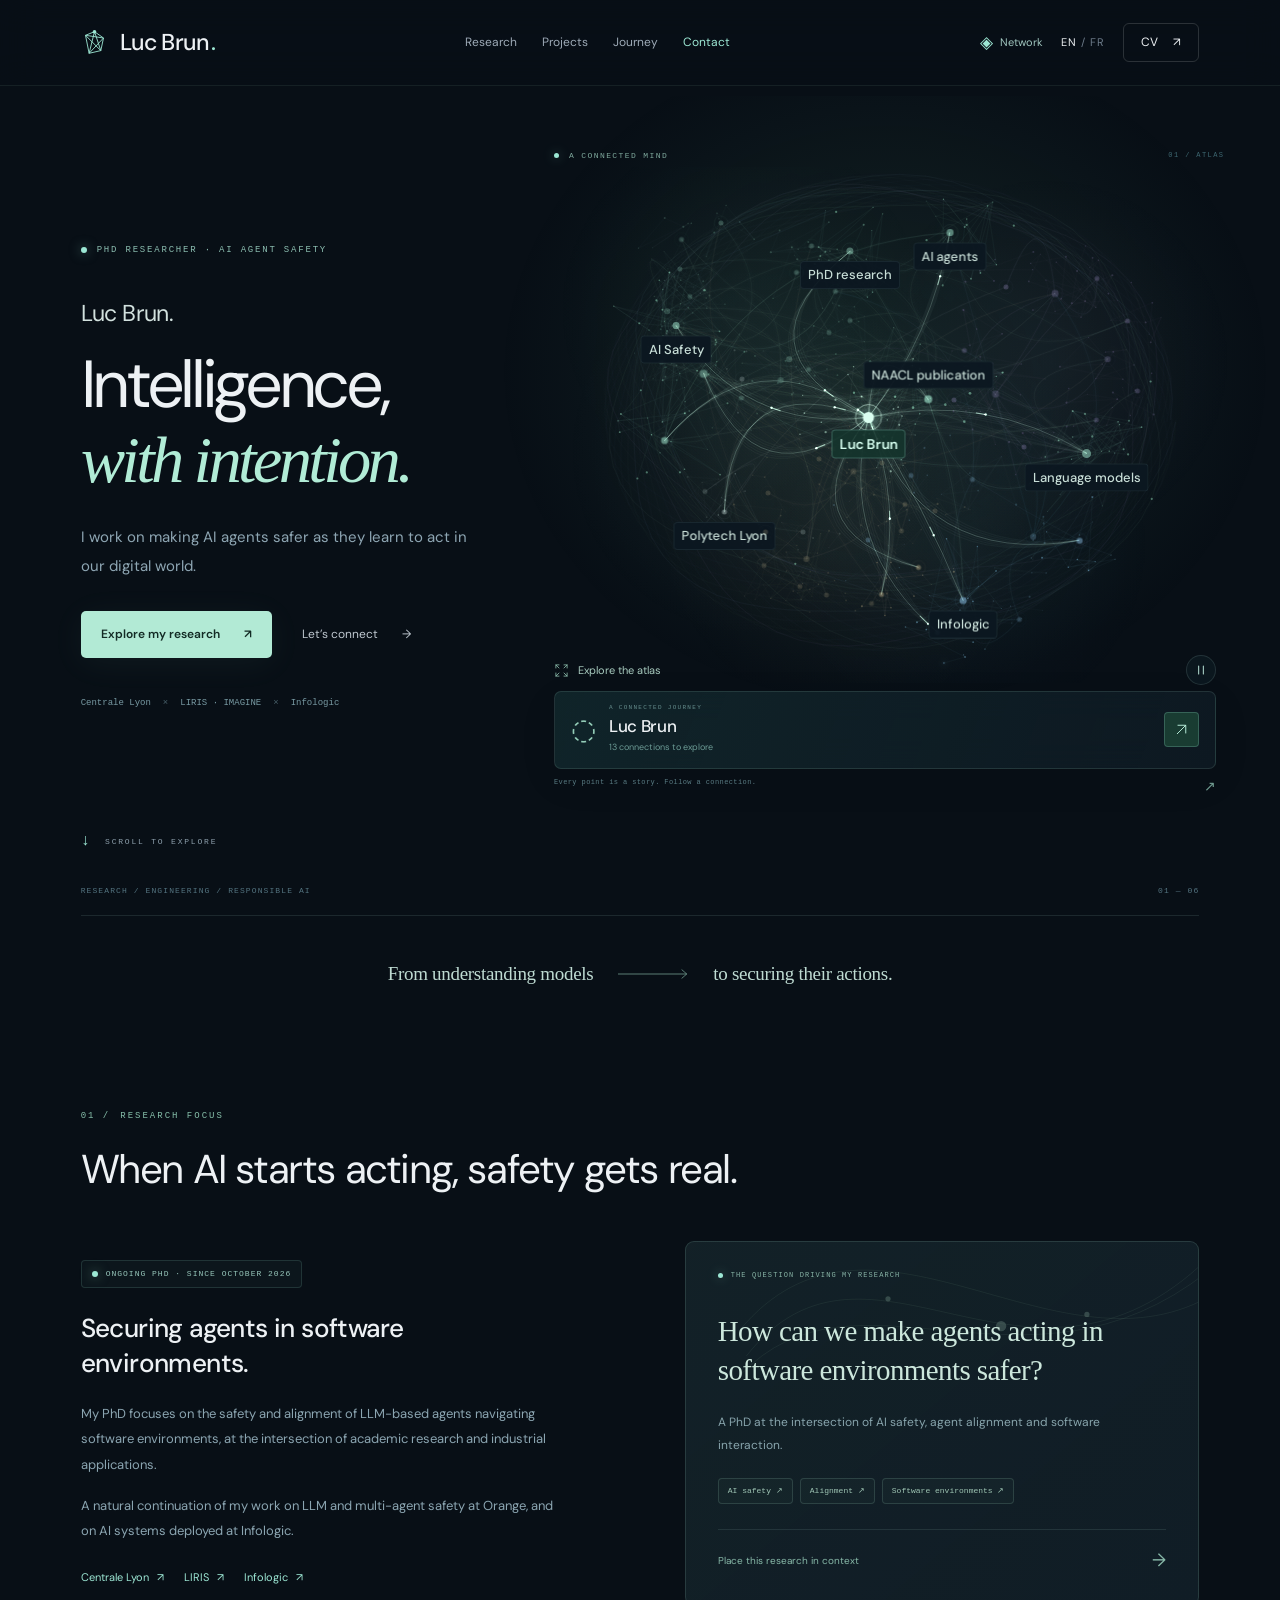
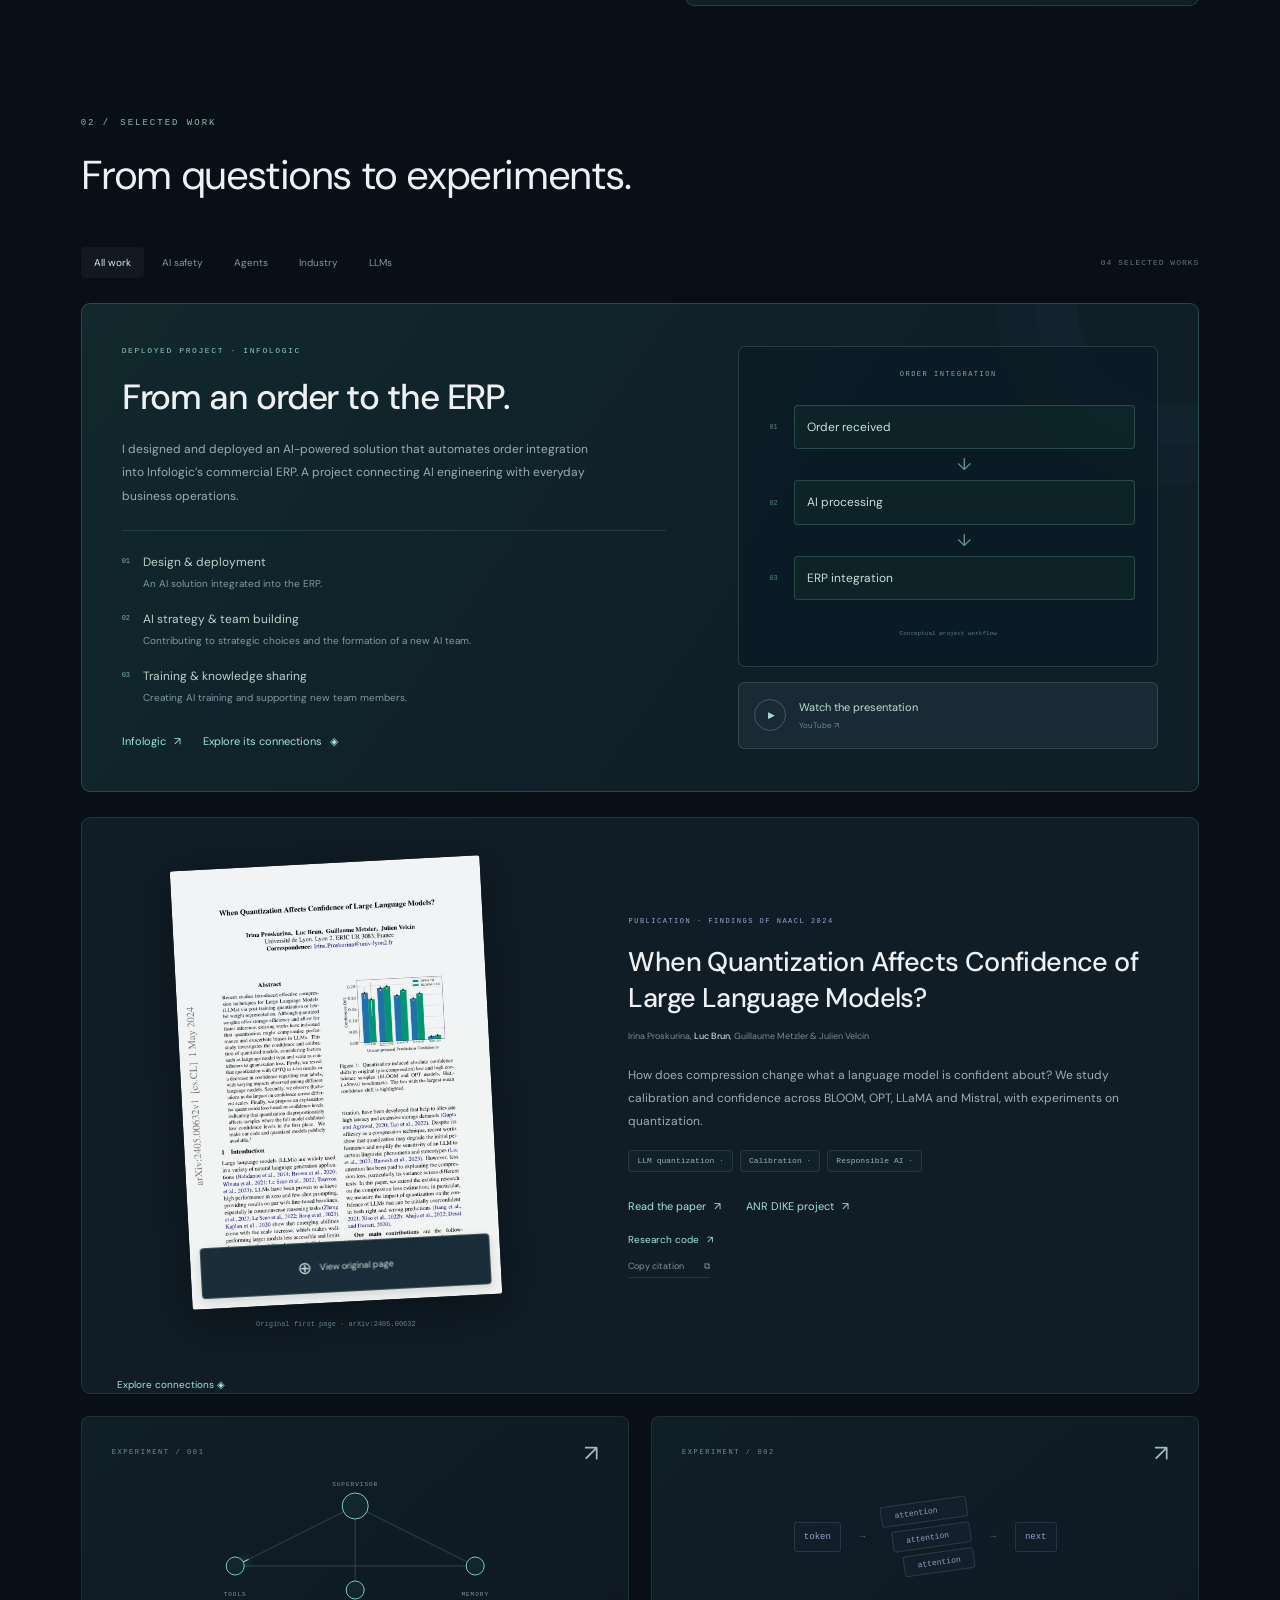
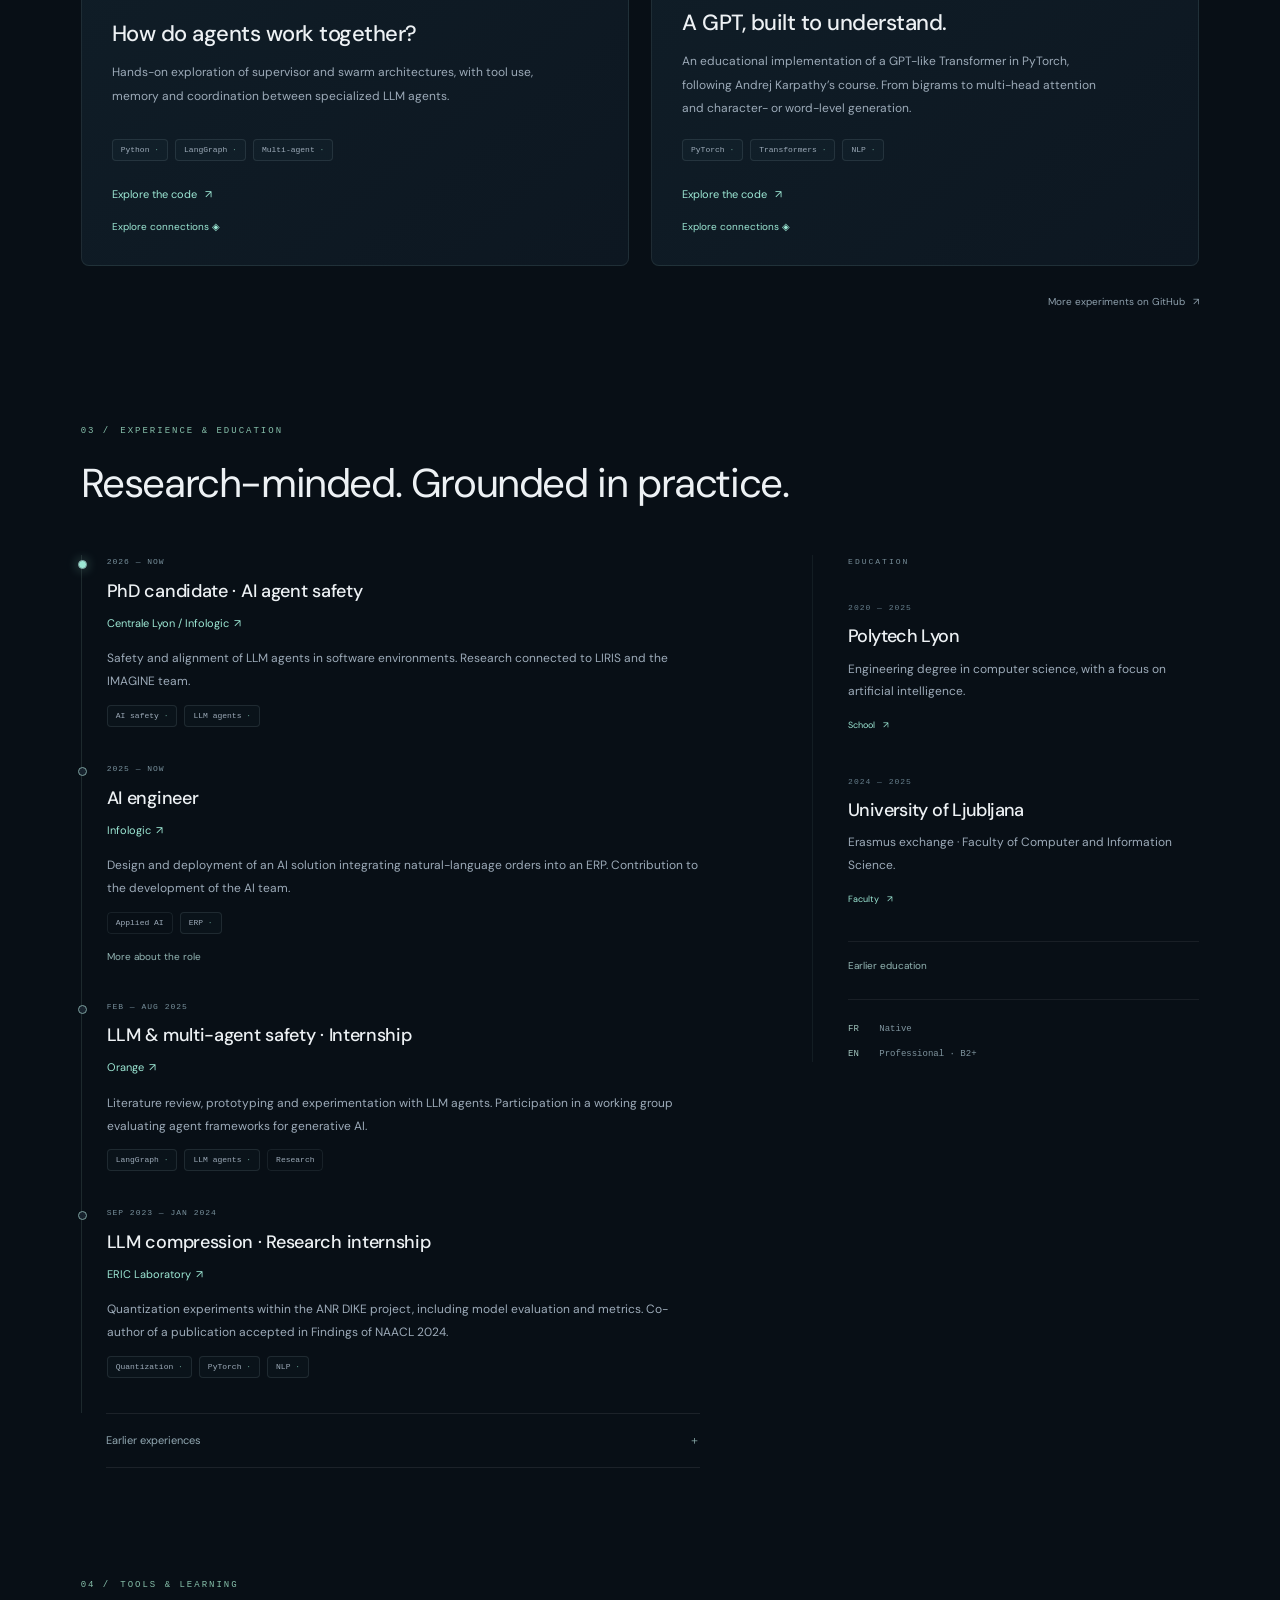
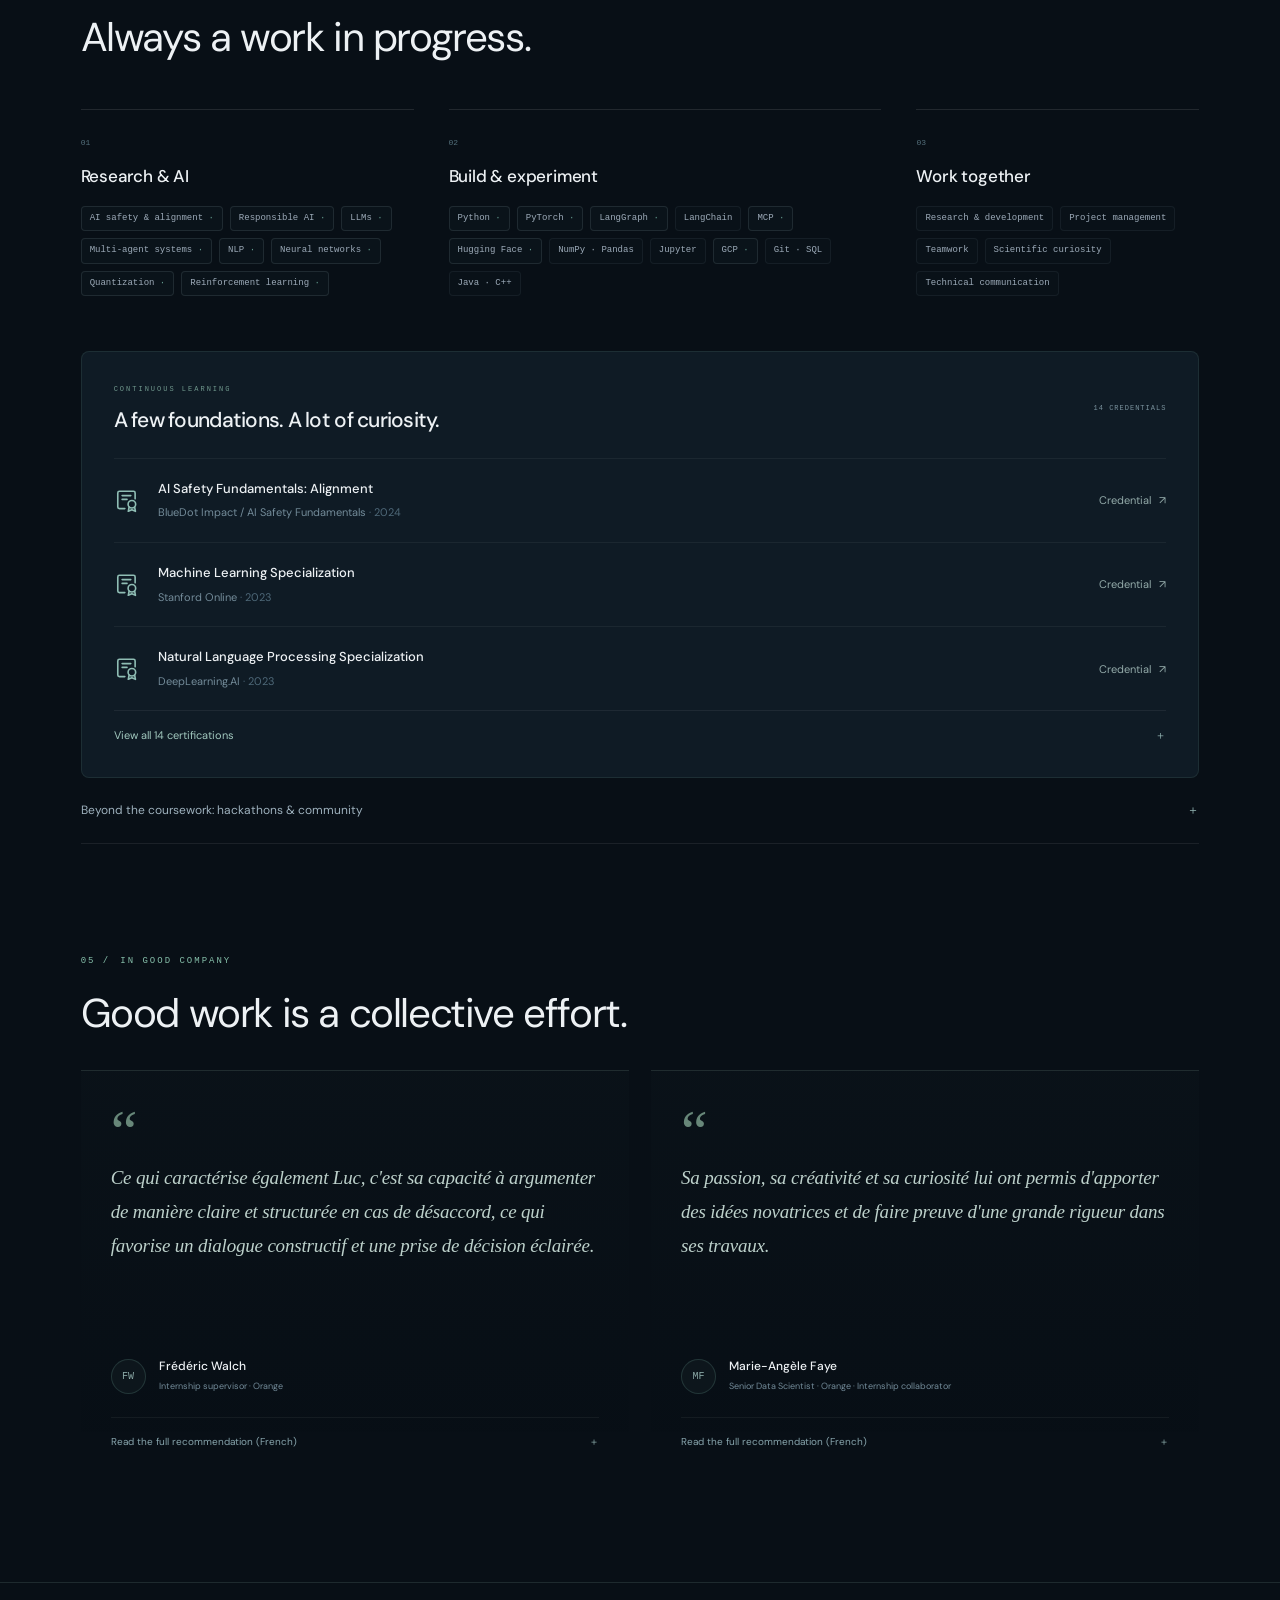
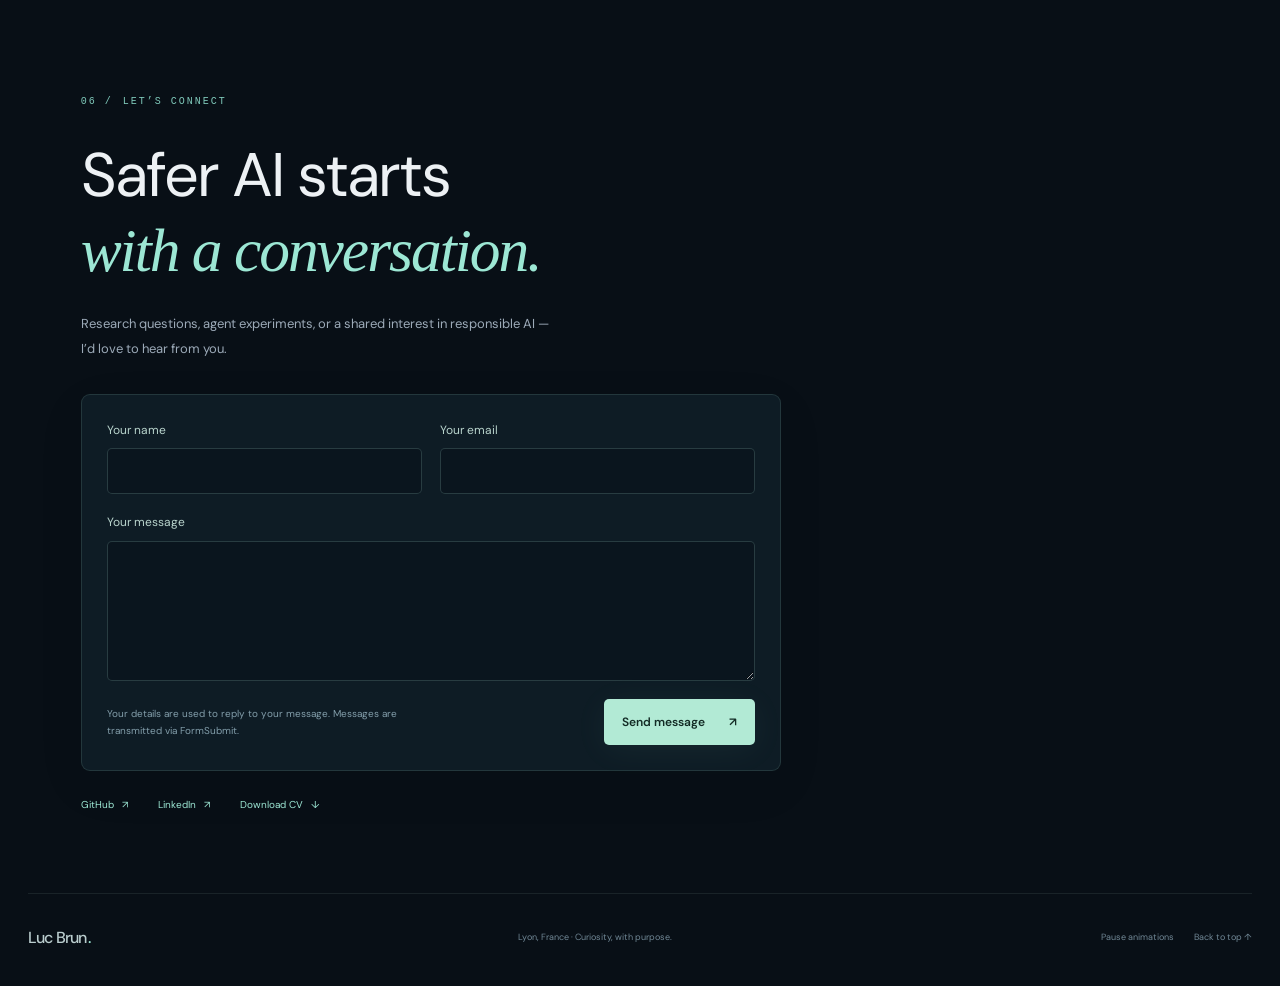
<file: index.html>
<!doctype html><html lang="en"><head><meta charset="utf-8"><meta name="viewport" content="width=device-width, initial-scale=1"><meta name="theme-color" content="#090f17"><title>Luc Brun — AI Safety & Agent Research</title><meta name="description" content="Luc Brun, PhD candidate working on the safety and alignment of AI agents in software environments. Research, publications, projects and experience."><meta property="og:title" content="Luc Brun — AI Safety & Agent Research"><meta property="og:description" content="Exploring safer AI, from language models to agents acting in software environments."><meta property="og:type" content="website"><link rel="icon" type="image/svg+xml" href="./favicon.svg"><link rel="stylesheet" href="./style.css"><link rel="stylesheet" href="./network.css"><link rel="stylesheet" href="./knowledge.css"><script defer src="./app.js?v=atlas-20261107-2"></script><script defer src="./knowledge-data.js?v=atlas-20261107-2"></script><script defer src="./atlas.js?v=atlas-20261107-2"></script><link rel="stylesheet" href="./polish.css?v=20261107-polish2"><link rel="stylesheet" href="./atlas.css?v=atlas-20261107-2"><script type="application/ld+json">{"@context":"https://schema.org","@type":"Person","name":"Luc Brun","jobTitle":"PhD candidate in AI agent safety","sameAs":["https://github.com/Luckyluuuc","https://www.linkedin.com/in/luc-brun/"],"knowsAbout":["AI safety","Large language models","Multi-agent systems","Quantization"]}</script></head><body><a class="skip" href="#main"><span data-en="Skip to content" data-fr="Aller au contenu">Skip to content</span></a><div class="atlas-ambient" aria-hidden="true"><canvas id="atlas-ambient"></canvas></div><div class="reading-progress" aria-hidden="true"></div><header class="header"><a class="wordmark" href="#" aria-label="Luc Brun — home"><svg width="27" height="27" viewBox="0 0 30 30" aria-hidden="true"><path d="M5 7L15 3L25 10L22 24L9 27L5 7L22 24L15 3L9 27L25 10L5 7" fill="none" stroke="currentColor" stroke-width="1"/><circle cx="15" cy="3" r="2" fill="currentColor"/></svg> Luc Brun<span class="wordmark-dot">.</span></a><nav aria-label="Main navigation"><a href="#research"><span data-en="Research" data-fr="Recherche">Research</span></a><a href="#projects"><span data-en="Projects" data-fr="Projets">Projects</span></a><a href="#journey"><span data-en="Journey" data-fr="Parcours">Journey</span></a><a href="#contact"><span data-en="Contact" data-fr="Contact">Contact</span></a></nav><div class="header-actions"><button class="open-network header-network" type="button"><span aria-hidden="true">◈</span><span data-en="Network" data-fr="Réseau">Network</span></button><button id="language" class="language" aria-label="Passer en français">EN <span>/ FR</span></button><a class="small-cta" href="./Luc-Brun-CV.pdf?v=20261107-polish2" target="_blank" rel="noopener">CV <span aria-hidden="true">↗</span></a></div></header><main id="main">
<section class="hero" aria-labelledby="hero-title"><div class="hero-copy"><p class="eyebrow"><span class="status-dot"></span><span data-en="PHD RESEARCHER · AI AGENT SAFETY" data-fr="DOCTORANT · SÉCURITÉ DES AGENTS IA">PHD RESEARCHER · AI AGENT SAFETY</span></p><p class="hero-intro"><span data-en="Luc Brun." data-fr="Luc Brun.">Luc Brun.</span></p><h1 id="hero-title"><span data-en="Intelligence," data-fr="L’intelligence,">Intelligence,</span><br><em><span data-en="with intention." data-fr="avec intention.">with intention.</span></em></h1><p class="hero-description" data-en="I work on making AI agents safer as they learn to act in our digital world." data-fr="Je travaille à rendre les agents IA plus sûrs lorsqu’ils agissent dans nos environnements numériques.">I work on making AI agents safer as they learn to act in our digital world.</p><div class="hero-buttons"><a class="button primary" href="#research"><span data-en="Explore my research" data-fr="Explorer mes travaux">Explore my research</span> <span aria-hidden="true">↗</span></a><a class="button quiet" href="#contact"><span data-en="Let’s connect" data-fr="Échangeons">Let’s connect</span> <span aria-hidden="true">→</span></a></div><div class="hero-affiliations"><span>Centrale Lyon</span><i>×</i><span>LIRIS · IMAGINE</span><i>×</i><span>Infologic</span></div></div>
<div class="network-stage knowledge-stage atlas-stage"><div class="atlas-stage-heading"><span class="atlas-live"></span><span data-en="A CONNECTED MIND" data-fr="UN PARCOURS CONNECTÉ">A CONNECTED MIND</span><span class="atlas-stage-number">01 / ATLAS</span></div><div id="inline-graph" class="atlas-surface" data-surface="inline"></div><div class="atlas-hero-tools"><button type="button" class="open-network atlas-expand" aria-label="Explore full atlas"><svg viewBox="0 0 24 24" aria-hidden="true"><path d="M8 3H3v5m13-5h5v5M3 16v5h5m8 0h5v-5M8 8l-5-5m13 5 5-5M8 16l-5 5m13-5 5 5"/></svg><span data-en="Explore the atlas" data-fr="Explorer l’atlas">Explore the atlas</span></button><button id="motion" class="atlas-motion" type="button" aria-label="Pause animation" aria-pressed="false">Ⅱ</button></div><div class="inline-selection atlas-selection"><div class="atlas-selection-mark" aria-hidden="true">◌</div><div><span class="mono" id="inline-node-kind"><span data-en="FOLLOW YOUR CURIOSITY" data-fr="SUIVEZ VOTRE CURIOSITÉ">FOLLOW YOUR CURIOSITY</span></span><h3 id="inline-node-title">Luc Brun</h3><p id="inline-node-count"></p></div><button class="open-network inline-open" type="button" aria-label="Read connected notes"><svg viewBox="0 0 24 24" aria-hidden="true"><path d="M6 18 18 6M7 6h11v11"/></svg></button></div><div class="atlas-hero-caption"><span data-en="Every point is a story. Follow a connection." data-fr="Chaque point raconte une histoire. Suivez une connexion.">Every point is a story. Follow a connection.</span><span aria-hidden="true">↗</span></div></div><a class="scroll-cue" href="#research"><span aria-hidden="true">↓</span> <span data-en="SCROLL TO EXPLORE" data-fr="DÉFILER POUR EXPLORER">SCROLL TO EXPLORE</span></a><div class="hero-bottom"><span>RESEARCH / ENGINEERING / RESPONSIBLE AI</span><span>01 — 06</span></div></section>
<div class="identity-strip"><span><span data-en="From understanding models" data-fr="Comprendre les modèles">From understanding models</span></span><svg viewBox="0 0 110 20" aria-hidden="true"><path d="M0 10h108m-8-7 8 7-8 7"/></svg><span><span data-en="to securing their actions." data-fr="pour sécuriser leurs actions.">to securing their actions.</span></span></div>
<section id="research" class="section research"><div class="section-head reveal"><div><p class="eyebrow">01 / <span data-en="RESEARCH FOCUS" data-fr="AXE DE RECHERCHE">RESEARCH FOCUS</span></p><h2 data-en="When AI starts acting, safety gets real." data-fr="Quand l’IA agit, sa sécurité devient concrète.">When AI starts acting, safety gets real.</h2></div></div><div class="research-layout"><div class="research-text reveal"><div class="label-pill"><span class="status-dot"></span><span data-en="ONGOING PHD · SINCE OCTOBER 2026" data-fr="THÈSE EN COURS · DEPUIS OCTOBRE 2026">ONGOING PHD · SINCE OCTOBER 2026</span></div><h3 data-en="Securing agents in software environments." data-fr="Sécuriser les agents en environnement logiciel.">Securing agents in software environments.</h3><p data-en="My PhD focuses on the safety and alignment of LLM-based agents navigating software environments, at the intersection of academic research and industrial applications." data-fr="Ma thèse porte sur la sécurisation et l’alignement des agents LLM naviguant dans des environnements logiciels, à l’interface entre recherche académique et applications industrielles.">My PhD focuses on the safety and alignment of LLM-based agents navigating software environments, at the intersection of academic research and industrial applications.</p><p data-en="A natural continuation of my work on LLM and multi-agent safety at Orange, and on AI systems deployed at Infologic." data-fr="Elle prolonge mon travail sur la sécurité des agents et systèmes multi-agents chez Orange, ainsi que sur les solutions IA déployées chez Infologic.">A natural continuation of my work on LLM and multi-agent safety at Orange, and on AI systems deployed at Infologic.</p><div class="research-links"><a class="text-link" href="https://www.ec-lyon.fr/" target="_blank" rel="noopener noreferrer">Centrale Lyon<span aria-hidden="true"> ↗</span></a><a class="text-link" href="https://liris.cnrs.fr/" target="_blank" rel="noopener noreferrer">LIRIS<span aria-hidden="true"> ↗</span></a><a class="text-link" href="https://www.infologic.fr/" target="_blank" rel="noopener noreferrer">Infologic<span aria-hidden="true"> ↗</span></a></div></div><aside class="research-brief reveal"><div class="research-brief-top"><span class="atlas-live"></span><span data-en="THE QUESTION DRIVING MY RESEARCH" data-fr="LA QUESTION AU CŒUR DE MA RECHERCHE">THE QUESTION DRIVING MY RESEARCH</span></div><div class="research-brief-orbit" aria-hidden="true"><svg viewBox="0 0 320 100"><path d="M-15 80C80-40 200 140 340 5M-20 60C80-60 220 100 340 35M-20 95C70 0 200 125 340 15"/><circle cx="181" cy="57" r="4"/><circle cx="94" cy="36" r="2"/><circle cx="247" cy="48" r="2"/></svg></div><blockquote><span data-en="How can we make agents acting in software environments safer?" data-fr="Comment rendre plus sûrs les agents qui agissent dans nos environnements logiciels ?">How can we make agents acting in software environments safer?</span></blockquote><p><span data-en="A PhD at the intersection of AI safety, agent alignment and software interaction." data-fr="Une thèse à l’intersection de la sécurité de l’IA, de l’alignement des agents et de leurs interactions avec le logiciel.">A PhD at the intersection of AI safety, agent alignment and software interaction.</span></p><div class="research-brief-topics"><button type="button" data-knowledge-node="safety"><span data-en="AI safety" data-fr="Sécurité de l’IA">AI safety</span> ↗</button><button type="button" data-knowledge-node="alignment"><span data-en="Alignment" data-fr="Alignement">Alignment</span> ↗</button><button type="button" data-knowledge-node="software"><span data-en="Software environments" data-fr="Environnements logiciels">Software environments</span> ↗</button></div><button class="research-brief-link" type="button" data-knowledge-node="thesis"><span data-en="Place this research in context" data-fr="Explorer le contexte de la thèse">Place this research in context</span><span aria-hidden="true">→</span></button></aside></div></section>
<section id="projects" class="section works"><div class="section-head reveal"><div><p class="eyebrow">02 / <span data-en="SELECTED WORK" data-fr="TRAVAUX CHOISIS">SELECTED WORK</span></p><h2 data-en="From questions to experiments." data-fr="Des questions aux expériences.">From questions to experiments.</h2></div></div><div class="work-toolbar"><div class="filters" role="group" aria-label="Filter selected work"><button class="filter active" data-filter="all" aria-pressed="true"><span data-en="All work" data-fr="Tout">All work</span></button><button class="filter" data-filter="safety" aria-pressed="false">AI safety</button><button class="filter" data-filter="agents" aria-pressed="false"><span data-en="Agents" data-fr="Agents">Agents</span></button><button class="filter" data-filter="industry" aria-pressed="false"><span data-en="Industry" data-fr="Industrie">Industry</span></button><button class="filter" data-filter="models" aria-pressed="false">LLMs</button></div><span class="mono work-count" aria-live="polite">04 <span data-en="SELECTED WORKS" data-fr="TRAVAUX CHOISIS">SELECTED WORKS</span></span></div><article id="project-infologic" class="industry-feature work-item reveal" data-topics="industry" data-knowledge-node="orders"><div class="industry-copy"><p class="eyebrow"><span data-en="DEPLOYED PROJECT · INFOLOGIC" data-fr="PROJET DÉPLOYÉ · INFOLOGIC">DEPLOYED PROJECT · INFOLOGIC</span></p><h3><span data-en="From an order to the ERP." data-fr="De la commande à l’ERP.">From an order to the ERP.</span></h3><p data-en="I designed and deployed an AI-powered solution that automates order integration into Infologic’s commercial ERP. A project connecting AI engineering with everyday business operations." data-fr="J’ai conçu et déployé une solution d’intégration automatisée de commandes par IA dans l’ERP commercialisé par Infologic. Un projet qui relie ingénierie IA et usages métier concrets.">I designed and deployed an AI-powered solution that automates order integration into Infologic’s commercial ERP. A project connecting AI engineering with everyday business operations.</p><div class="industry-contributions"><div><span>01</span><p><span data-en="Design &amp; deployment" data-fr="Conception &amp; déploiement">Design &amp; deployment</span><small><span data-en="An AI solution integrated into the ERP." data-fr="Une solution IA intégrée à l’ERP.">An AI solution integrated into the ERP.</span></small></p></div><div><span>02</span><p><span data-en="AI strategy &amp; team building" data-fr="Stratégie IA &amp; structuration d’équipe">AI strategy &amp; team building</span><small><span data-en="Contributing to strategic choices and the formation of a new AI team." data-fr="Participation aux choix stratégiques et à la structuration d’une nouvelle équipe IA.">Contributing to strategic choices and the formation of a new AI team.</span></small></p></div><div><span>03</span><p><span data-en="Training &amp; knowledge sharing" data-fr="Formation &amp; transmission">Training &amp; knowledge sharing</span><small><span data-en="Creating AI training and supporting new team members." data-fr="Création de formations IA et accompagnement des nouveaux arrivants.">Creating AI training and supporting new team members.</span></small></p></div></div><div class="work-links"><a class="text-link" href="https://www.infologic.fr/" target="_blank" rel="noopener noreferrer"><span data-en="Infologic" data-fr="Infologic">Infologic</span> ↗</a><button class="text-link knowledge-link" type="button" data-knowledge-node="orders"><span data-en="Explore its connections" data-fr="Explorer ses connexions">Explore its connections</span> ◈</button></div></div><div class="industry-media"><div class="order-flow" aria-label="Conceptual workflow: order, AI processing, ERP"><p class="mono"><span data-en="ORDER INTEGRATION" data-fr="INTÉGRATION DE COMMANDES">ORDER INTEGRATION</span></p><div><span>01</span><strong><span data-en="Order received" data-fr="Commande reçue">Order received</span></strong><i>↓</i><span>02</span><strong><span data-en="AI processing" data-fr="Traitement IA">AI processing</span></strong><i>↓</i><span>03</span><strong><span data-en="ERP integration" data-fr="Intégration ERP">ERP integration</span></strong></div><small><span data-en="Conceptual project workflow" data-fr="Schéma de principe du projet">Conceptual project workflow</span></small></div><a class="industry-video" href="https://youtu.be/15m_qlY7JE4" target="_blank" rel="noopener noreferrer"><span class="video-play" aria-hidden="true">▶</span><div><strong><span data-en="Watch the presentation" data-fr="Voir la présentation">Watch the presentation</span></strong><small>YouTube ↗</small></div></a></div></article><article id="publication" class="publication work-item reveal" data-topics="models safety"><div class="paper-original"><button class="paper-preview" type="button" aria-haspopup="dialog"><img src="./publication-first-page.png" width="1012" height="1432" loading="lazy" alt="Actual first page of When Quantization Affects Confidence of Large Language Models, with title, authors, abstract and Figure 1."><span class="paper-zoom"><span aria-hidden="true">⊕</span> <span data-en="View original page" data-fr="Agrandir la page originale">View original page</span></span></button><p><span data-en="Original first page · arXiv:2405.00632" data-fr="Première page originale · arXiv:2405.00632">Original first page · arXiv:2405.00632</span></p></div><div class="publication-copy"><p class="eyebrow"><span data-en="PUBLICATION · FINDINGS OF NAACL 2024" data-fr="PUBLICATION · FINDINGS OF NAACL 2024">PUBLICATION · FINDINGS OF NAACL 2024</span></p><h3>When Quantization Affects Confidence of Large Language Models?</h3><p class="authors">Irina Proskurina, <strong>Luc Brun</strong>, Guillaume Metzler & Julien Velcin</p><p data-en="How does compression change what a language model is confident about? We study calibration and confidence across BLOOM, OPT, LLaMA and Mistral, with experiments on quantization." data-fr="Comment la compression modifie-t-elle la confiance d’un modèle de langage ? Nous étudions la calibration et la confiance de BLOOM, OPT, LLaMA et Mistral à travers des expériences de quantification.">How does compression change what a language model is confident about? We study calibration and confidence across BLOOM, OPT, LLaMA and Mistral, with experiments on quantization.</p><div class="tags"><span>LLM quantization</span><span>Calibration</span><span>Responsible AI</span></div><div class="work-links"><a class="text-link" href="https://arxiv.org/abs/2405.00632" target="_blank" rel="noopener noreferrer"><span data-en="Read the paper" data-fr="Lire la publication">Read the paper</span><span aria-hidden="true"> ↗</span></a><a class="text-link" href="https://www.anr-dike.fr/" target="_blank" rel="noopener noreferrer"><span data-en="ANR DIKE project" data-fr="Projet ANR DIKE">ANR DIKE project</span><span aria-hidden="true"> ↗</span></a></div><a class="text-link paper-code-link" href="https://github.com/upunaprosk/quantized-lm-confidence" target="_blank" rel="noopener noreferrer"><span data-en="Research code" data-fr="Code de recherche">Research code</span> ↗</a><button class="citation-button" id="copy-citation"><span data-en="Copy citation" data-fr="Copier la référence">Copy citation</span> <span aria-hidden="true">⧉</span></button><span id="citation-status" class="sr-only" aria-live="polite"></span></div></article><div class="project-grid"><article id="project-agents" class="project work-item reveal" data-topics="agents safety"><div class="project-top"><span class="mono">EXPERIMENT / 001</span><span class="project-symbol">↗</span></div><div class="mini-graph" aria-hidden="true"><svg viewBox="0 0 400 145"><path d="M80 95L200 35L320 95M80 95H320M200 35V119"/><path class="graph-pulse" d="M80 95L200 35L320 95"/><circle cx="200" cy="35" r="13"/><circle cx="80" cy="95" r="9"/><circle cx="320" cy="95" r="9"/><circle cx="200" cy="119" r="9"/><text x="200" y="15">SUPERVISOR</text><text x="80" y="125">TOOLS</text><text x="320" y="125">MEMORY</text></svg></div><h3 data-en="How do agents work together?" data-fr="Comment les agents coopèrent-ils ?">How do agents work together?</h3><p data-en="Hands-on exploration of supervisor and swarm architectures, with tool use, memory and coordination between specialized LLM agents." data-fr="Exploration pratique des architectures superviseur et swarm, de l’usage d’outils, de la mémoire et de la coordination entre agents LLM spécialisés.">Hands-on exploration of supervisor and swarm architectures, with tool use, memory and coordination between specialized LLM agents.</p><div class="tags"><span>Python</span><span>LangGraph</span><span>Multi-agent</span></div><a class="text-link" href="https://github.com/Luckyluuuc/multi-agent-langgraph-xp" target="_blank" rel="noopener noreferrer"><span data-en="Explore the code" data-fr="Explorer le code">Explore the code</span><span aria-hidden="true"> ↗</span></a></article><article id="project-gpt" class="project work-item reveal" data-topics="models"><div class="project-top"><span class="mono">EXPERIMENT / 002</span><span class="project-symbol">↗</span></div><div class="token-visual" aria-hidden="true"><span>token</span><i>→</i><div class="attention-stack"><b>attention</b><b>attention</b><b>attention</b></div><i>→</i><span>next</span></div><h3 data-en="A GPT, built to understand." data-fr="Construire un GPT pour comprendre.">A GPT, built to understand.</h3><p data-en="An educational implementation of a GPT-like Transformer in PyTorch, following Andrej Karpathy’s course. From bigrams to multi-head attention and character- or word-level generation." data-fr="Une implémentation pédagogique d’un Transformer de type GPT en PyTorch, à partir du cours d’Andrej Karpathy. Des bigrammes à l’attention multi-têtes et à la génération par caractères ou par mots.">An educational implementation of a GPT-like Transformer in PyTorch, following Andrej Karpathy’s course. From bigrams to multi-head attention and character- or word-level generation.</p><div class="tags"><span>PyTorch</span><span>Transformers</span><span>NLP</span></div><a class="text-link" href="https://github.com/Luckyluuuc/GPTmodel" target="_blank" rel="noopener noreferrer"><span data-en="Explore the code" data-fr="Explorer le code">Explore the code</span><span aria-hidden="true"> ↗</span></a></article></div><p class="more-work"><a class="text-link" href="https://github.com/Luckyluuuc" target="_blank" rel="noopener noreferrer"><span data-en="More experiments on GitHub" data-fr="Autres expérimentations sur GitHub">More experiments on GitHub</span><span aria-hidden="true"> ↗</span></a></p></section>
<section id="journey" class="section journey"><div class="section-head reveal"><div><p class="eyebrow">03 / <span data-en="EXPERIENCE &amp; EDUCATION" data-fr="EXPÉRIENCE &amp; FORMATION">EXPERIENCE &amp; EDUCATION</span></p><h2 data-en="Research-minded. Grounded in practice." data-fr="L’esprit recherche. L’expérience du terrain.">Research-minded. Grounded in practice.</h2></div></div><div class="journey-layout"><div class="timeline"><article id="experience-phd" class="timeline-item reveal"><div class="timeline-date"><span data-en="2026 — NOW" data-fr="2026 — AUJ.">2026 — NOW</span></div><div class="timeline-body"><h3><span data-en="PhD candidate · AI agent safety" data-fr="Doctorant · Sécurité des agents IA">PhD candidate · AI agent safety</span></h3><a class="organization" href="https://www.ec-lyon.fr/" target="_blank" rel="noopener noreferrer">Centrale Lyon / Infologic<span aria-hidden="true"> ↗</span></a><p><span data-en="Safety and alignment of LLM agents in software environments. Research connected to LIRIS and the IMAGINE team." data-fr="Sécurisation et alignement des agents LLM en environnement logiciel. Recherche en lien avec le LIRIS et l’équipe IMAGINE.">Safety and alignment of LLM agents in software environments. Research connected to LIRIS and the IMAGINE team.</span></p><div class="tags"><span>AI safety</span><span>LLM agents</span></div></div></article><article id="experience-infologic" class="timeline-item reveal"><div class="timeline-date"><span data-en="2025 — NOW" data-fr="2025 — AUJ.">2025 — NOW</span></div><div class="timeline-body"><h3><span data-en="AI engineer" data-fr="Ingénieur IA">AI engineer</span></h3><a class="organization" href="https://www.infologic.fr/" target="_blank" rel="noopener noreferrer">Infologic<span aria-hidden="true"> ↗</span></a><p><span data-en="Design and deployment of an AI solution integrating natural-language orders into an ERP. Contribution to the development of the AI team." data-fr="Conception et déploiement d’une solution IA d’intégration de commandes en langage naturel dans un ERP. Contribution à la structuration de l’équipe IA.">Design and deployment of an AI solution integrating natural-language orders into an ERP. Contribution to the development of the AI team.</span></p><div class="tags"><span>Applied AI</span><span>ERP</span></div><details><summary><span data-en="More about the role" data-fr="Détails du poste">More about the role</span></summary><p><span data-en="Participation in strategic AI decisions, creation of internal AI training and onboarding support for new team members." data-fr="Participation aux choix stratégiques en IA, création de formations internes et accompagnement des nouveaux arrivants.">Participation in strategic AI decisions, creation of internal AI training and onboarding support for new team members.</span></p></details></div></article><article id="experience-orange" class="timeline-item reveal"><div class="timeline-date"><span data-en="FEB — AUG 2025" data-fr="FÉV. — AOÛT 2025">FEB — AUG 2025</span></div><div class="timeline-body"><h3><span data-en="LLM &amp; multi-agent safety · Internship" data-fr="Sécurité des LLM et multi-agents · Stage">LLM &amp; multi-agent safety · Internship</span></h3><a class="organization" href="https://www.orange.com/" target="_blank" rel="noopener noreferrer">Orange<span aria-hidden="true"> ↗</span></a><p><span data-en="Literature review, prototyping and experimentation with LLM agents. Participation in a working group evaluating agent frameworks for generative AI." data-fr="Veille scientifique, prototypage et expérimentation sur les agents LLM. Participation à un groupe de travail évaluant les frameworks d’agents pour l’IA générative.">Literature review, prototyping and experimentation with LLM agents. Participation in a working group evaluating agent frameworks for generative AI.</span></p><div class="tags"><span>LangGraph</span><span>LLM agents</span><span>Research</span></div></div></article><article id="experience-eric" class="timeline-item reveal"><div class="timeline-date"><span data-en="SEP 2023 — JAN 2024" data-fr="SEPT. 2023 — JANV. 2024">SEP 2023 — JAN 2024</span></div><div class="timeline-body"><h3><span data-en="LLM compression · Research internship" data-fr="Compression des LLM · Stage de recherche">LLM compression · Research internship</span></h3><a class="organization" href="https://eric.univ-lyon2.fr/" target="_blank" rel="noopener noreferrer">ERIC Laboratory<span aria-hidden="true"> ↗</span></a><p><span data-en="Quantization experiments within the ANR DIKE project, including model evaluation and metrics. Co-author of a publication accepted in Findings of NAACL 2024." data-fr="Expériences de quantification dans le projet ANR DIKE, avec évaluation des modèles et calcul de métriques. Co-auteur d’une publication acceptée dans Findings of NAACL 2024.">Quantization experiments within the ANR DIKE project, including model evaluation and metrics. Co-author of a publication accepted in Findings of NAACL 2024.</span></p><div class="tags"><span>Quantization</span><span>PyTorch</span><span>NLP</span></div></div></article><details class="earlier"><summary><span data-en="Earlier experiences" data-fr="Expériences complémentaires">Earlier experiences</span> <span>＋</span></summary><div class="earlier-content"><h4>LMFA · Centrale Lyon — 2021</h4><p><span data-en="Helped prepare a new practical teaching session for engineering students." data-fr="Aide à la préparation d’un nouveau travail pratique pour les élèves ingénieurs.">Helped prepare a new practical teaching session for engineering students.</span></p><h4>digiSchool — 2018</h4><p><span data-en="Observation internship: software development and digital educational content." data-fr="Stage d’observation : développement logiciel et création de contenus pédagogiques numériques.">Observation internship: software development and digital educational content.</span></p><h4>France 3 — 2017</h4><p><span data-en="Observation of the production of local television news reports." data-fr="Observation de la réalisation de reportages pour le journal télévisé local.">Observation of the production of local television news reports.</span></p></div></details></div><aside class="education reveal"><p class="eyebrow"><span data-en="EDUCATION" data-fr="FORMATION">EDUCATION</span></p><div class="education-item"><span class="mono">2020 — 2025</span><h3>Polytech Lyon</h3><p><span data-en="Engineering degree in computer science, with a focus on artificial intelligence." data-fr="Diplôme d’ingénieur en informatique, spécialisation intelligence artificielle.">Engineering degree in computer science, with a focus on artificial intelligence.</span></p><a class="text-link" href="https://polytech.univ-lyon1.fr/" target="_blank" rel="noopener noreferrer"><span data-en="School" data-fr="École">School</span><span aria-hidden="true"> ↗</span></a></div><div class="education-item"><span class="mono">2024 — 2025</span><h3>University of Ljubljana</h3><p><span data-en="Erasmus exchange · Faculty of Computer and Information Science." data-fr="Échange Erasmus · Faculté d’informatique et des sciences de l’information.">Erasmus exchange · Faculty of Computer and Information Science.</span></p><a class="text-link" href="https://www.fri.uni-lj.si/en" target="_blank" rel="noopener noreferrer"><span data-en="Faculty" data-fr="Faculté">Faculty</span><span aria-hidden="true"> ↗</span></a></div><details><summary><span data-en="Earlier education" data-fr="Formation précédente">Earlier education</span></summary><p><span data-en="Scientific baccalaureate, engineering sciences · European English section. Lycée Germaine Tillion, 2017–2020." data-fr="Baccalauréat scientifique, sciences de l’ingénieur · Section européenne anglais. Lycée Germaine Tillion, 2017–2020.">Scientific baccalaureate, engineering sciences · European English section. Lycée Germaine Tillion, 2017–2020.</span></p></details><div class="languages"><span>FR <b><span data-en="Native" data-fr="Langue maternelle">Native</span></b></span><span>EN <b><span data-en="Professional · B2+" data-fr="Professionnel · B2+">Professional · B2+</span></b></span></div></aside></div></section>
<section id="toolkit" class="section toolkit"><div class="section-head reveal"><div><p class="eyebrow">04 / <span data-en="TOOLS &amp; LEARNING" data-fr="COMPÉTENCES &amp; APPRENTISSAGE">TOOLS &amp; LEARNING</span></p><h2 data-en="Always a work in progress." data-fr="Toujours en exploration.">Always a work in progress.</h2></div></div><div class="skill-groups reveal"><div class="skill-group"><span class="mono">01</span><h3><span data-en="Research &amp; AI" data-fr="Recherche &amp; IA">Research &amp; AI</span></h3><div class="tags"><span>AI safety &amp; alignment</span><span>Responsible AI</span><span>LLMs</span><span>Multi-agent systems</span><span>NLP</span><span>Neural networks</span><span>Quantization</span><span>Reinforcement learning</span></div></div><div class="skill-group"><span class="mono">02</span><h3><span data-en="Build &amp; experiment" data-fr="Développement &amp; expérimentation">Build &amp; experiment</span></h3><div class="tags"><span>Python</span><span>PyTorch</span><span>LangGraph</span><span>LangChain</span><span>MCP</span><span>Hugging Face</span><span>NumPy · Pandas</span><span>Jupyter</span><span>GCP</span><span>Git · SQL</span><span>Java · C++</span></div></div><div class="skill-group"><span class="mono">03</span><h3><span data-en="Work together" data-fr="Travail collectif">Work together</span></h3><div class="tags"><span>Research &amp; development</span><span>Project management</span><span>Teamwork</span><span>Scientific curiosity</span><span>Technical communication</span></div></div></div><div class="certifications reveal"><div class="cert-heading"><div><p class="eyebrow"><span data-en="CONTINUOUS LEARNING" data-fr="FORMATION CONTINUE">CONTINUOUS LEARNING</span></p><h3><span data-en="A few foundations. A lot of curiosity." data-fr="Des bases solides. Beaucoup de curiosité.">A few foundations. A lot of curiosity.</span></h3></div><span class="mono">14 <span data-en="CREDENTIALS" data-fr="CERTIFICATIONS">CREDENTIALS</span></span></div><div id="cert-bluedot" class="cert-row"><span class="cert-icon" aria-hidden="true"><svg viewBox="0 0 24 24" fill="none" stroke="currentColor" stroke-width="1.5" stroke-linecap="round" stroke-linejoin="round"><path d="M10 19H5a1.5 1.5 0 0 1-1.5-1.5v-13A1.5 1.5 0 0 1 5 3h13a1.5 1.5 0 0 1 1.5 1.5V10M7.5 7h8M7.5 10.5H12"/><circle cx="16.5" cy="15" r="3.5"/><path d="m14 17.5-.8 4 3.3-1.4 3.3 1.4-.8-4"/></svg></span><div><h4>AI Safety Fundamentals: Alignment</h4><p>BlueDot Impact / AI Safety Fundamentals <span>· 2024</span></p></div><a class="text-link" href="https://course.bluedot.org/certification?id=recHPfcS8F6F5Jn37" target="_blank" rel="noopener noreferrer"><span data-en="Credential" data-fr="Justificatif">Credential</span><span aria-hidden="true"> ↗</span></a></div><div id="cert-ml" class="cert-row"><span class="cert-icon" aria-hidden="true"><svg viewBox="0 0 24 24" fill="none" stroke="currentColor" stroke-width="1.5" stroke-linecap="round" stroke-linejoin="round"><path d="M10 19H5a1.5 1.5 0 0 1-1.5-1.5v-13A1.5 1.5 0 0 1 5 3h13a1.5 1.5 0 0 1 1.5 1.5V10M7.5 7h8M7.5 10.5H12"/><circle cx="16.5" cy="15" r="3.5"/><path d="m14 17.5-.8 4 3.3-1.4 3.3 1.4-.8-4"/></svg></span><div><h4>Machine Learning Specialization</h4><p>Stanford Online <span>· 2023</span></p></div><a class="text-link" href="https://www.coursera.org/account/accomplishments/specialization/JLS97MJ6S86A" target="_blank" rel="noopener noreferrer"><span data-en="Credential" data-fr="Justificatif">Credential</span><span aria-hidden="true"> ↗</span></a></div><div id="cert-nlp" class="cert-row"><span class="cert-icon" aria-hidden="true"><svg viewBox="0 0 24 24" fill="none" stroke="currentColor" stroke-width="1.5" stroke-linecap="round" stroke-linejoin="round"><path d="M10 19H5a1.5 1.5 0 0 1-1.5-1.5v-13A1.5 1.5 0 0 1 5 3h13a1.5 1.5 0 0 1 1.5 1.5V10M7.5 7h8M7.5 10.5H12"/><circle cx="16.5" cy="15" r="3.5"/><path d="m14 17.5-.8 4 3.3-1.4 3.3 1.4-.8-4"/></svg></span><div><h4>Natural Language Processing Specialization</h4><p>DeepLearning.AI <span>· 2023</span></p></div><a class="text-link" href="https://www.coursera.org/account/accomplishments/specialization/G8S9V3PVWDHX" target="_blank" rel="noopener noreferrer"><span data-en="Credential" data-fr="Justificatif">Credential</span><span aria-hidden="true"> ↗</span></a></div><details class="all-certs"><summary><span data-en="View all 14 certifications" data-fr="Voir les 14 certifications">View all 14 certifications</span> <span>＋</span></summary><div id="cert-enais" class="cert-row"><span class="cert-icon" aria-hidden="true"><svg viewBox="0 0 24 24" fill="none" stroke="currentColor" stroke-width="1.5" stroke-linecap="round" stroke-linejoin="round"><path d="M10 19H5a1.5 1.5 0 0 1-1.5-1.5v-13A1.5 1.5 0 0 1 5 3h13a1.5 1.5 0 0 1 1.5 1.5V10M7.5 7h8M7.5 10.5H12"/><circle cx="16.5" cy="15" r="3.5"/><path d="m14 17.5-.8 4 3.3-1.4 3.3 1.4-.8-4"/></svg></span><div><h4>Participation — AI Safety Fundamentals</h4><p>AI Safety Collab by ENAIS <span>· 2024</span></p></div><a class="text-link" href="https://www.linkedin.com/in/luc-brun/details/certifications/" target="_blank" rel="noopener noreferrer"><span data-en="LinkedIn" data-fr="LinkedIn">LinkedIn</span><span aria-hidden="true"> ↗</span></a></div><div id="cert-hpi" class="cert-row"><span class="cert-icon" aria-hidden="true"><svg viewBox="0 0 24 24" fill="none" stroke="currentColor" stroke-width="1.5" stroke-linecap="round" stroke-linejoin="round"><path d="M10 19H5a1.5 1.5 0 0 1-1.5-1.5v-13A1.5 1.5 0 0 1 5 3h13a1.5 1.5 0 0 1 1.5 1.5V10M7.5 7h8M7.5 10.5H12"/><circle cx="16.5" cy="15" r="3.5"/><path d="m14 17.5-.8 4 3.3-1.4 3.3 1.4-.8-4"/></svg></span><div><h4>Bridging the Gap — Critical Questions for AI</h4><p>Hasso Plattner Institute · Hackathon &amp; Ideathon <span>· 2024</span></p></div><a class="text-link" href="https://www.linkedin.com/in/luc-brun/details/certifications/" target="_blank" rel="noopener noreferrer"><span data-en="LinkedIn" data-fr="LinkedIn">LinkedIn</span><span aria-hidden="true"> ↗</span></a></div><div id="cert-course-rl" class="cert-row"><span class="cert-icon" aria-hidden="true"><svg viewBox="0 0 24 24" fill="none" stroke="currentColor" stroke-width="1.5" stroke-linecap="round" stroke-linejoin="round"><path d="M10 19H5a1.5 1.5 0 0 1-1.5-1.5v-13A1.5 1.5 0 0 1 5 3h13a1.5 1.5 0 0 1 1.5 1.5V10M7.5 7h8M7.5 10.5H12"/><circle cx="16.5" cy="15" r="3.5"/><path d="m14 17.5-.8 4 3.3-1.4 3.3 1.4-.8-4"/></svg></span><div><h4>Unsupervised Learning, Recommenders, Reinforcement Learning</h4><p>Stanford Online <span>· 2023</span></p></div><a class="text-link" href="https://www.coursera.org/account/accomplishments/verify/MGD4BD45SN3M" target="_blank" rel="noopener noreferrer"><span data-en="Credential" data-fr="Justificatif">Credential</span><span aria-hidden="true"> ↗</span></a></div><div id="cert-game-theory" class="cert-row"><span class="cert-icon" aria-hidden="true"><svg viewBox="0 0 24 24" fill="none" stroke="currentColor" stroke-width="1.5" stroke-linecap="round" stroke-linejoin="round"><path d="M10 19H5a1.5 1.5 0 0 1-1.5-1.5v-13A1.5 1.5 0 0 1 5 3h13a1.5 1.5 0 0 1 1.5 1.5V10M7.5 7h8M7.5 10.5H12"/><circle cx="16.5" cy="15" r="3.5"/><path d="m14 17.5-.8 4 3.3-1.4 3.3 1.4-.8-4"/></svg></span><div><h4>Welcome to Game Theory</h4><p>University of Tokyo <span>· 2023</span></p></div><a class="text-link" href="https://www.coursera.org/account/accomplishments/verify/D9FYE24HDHQC" target="_blank" rel="noopener noreferrer"><span data-en="Credential" data-fr="Justificatif">Credential</span><span aria-hidden="true"> ↗</span></a></div><div id="cert-course-attention" class="cert-row"><span class="cert-icon" aria-hidden="true"><svg viewBox="0 0 24 24" fill="none" stroke="currentColor" stroke-width="1.5" stroke-linecap="round" stroke-linejoin="round"><path d="M10 19H5a1.5 1.5 0 0 1-1.5-1.5v-13A1.5 1.5 0 0 1 5 3h13a1.5 1.5 0 0 1 1.5 1.5V10M7.5 7h8M7.5 10.5H12"/><circle cx="16.5" cy="15" r="3.5"/><path d="m14 17.5-.8 4 3.3-1.4 3.3 1.4-.8-4"/></svg></span><div><h4>Natural Language Processing with Attention Models</h4><p>Coursera <span>· 2023</span></p></div><a class="text-link" href="https://www.coursera.org/account/accomplishments/verify/W7X79M6TBZ8D" target="_blank" rel="noopener noreferrer"><span data-en="Credential" data-fr="Justificatif">Credential</span><span aria-hidden="true"> ↗</span></a></div><div id="cert-course-sequences" class="cert-row"><span class="cert-icon" aria-hidden="true"><svg viewBox="0 0 24 24" fill="none" stroke="currentColor" stroke-width="1.5" stroke-linecap="round" stroke-linejoin="round"><path d="M10 19H5a1.5 1.5 0 0 1-1.5-1.5v-13A1.5 1.5 0 0 1 5 3h13a1.5 1.5 0 0 1 1.5 1.5V10M7.5 7h8M7.5 10.5H12"/><circle cx="16.5" cy="15" r="3.5"/><path d="m14 17.5-.8 4 3.3-1.4 3.3 1.4-.8-4"/></svg></span><div><h4>Natural Language Processing with Sequence Models</h4><p>Coursera <span>· 2023</span></p></div><a class="text-link" href="https://www.coursera.org/account/accomplishments/verify/DXCYKASZZJFQ" target="_blank" rel="noopener noreferrer"><span data-en="Credential" data-fr="Justificatif">Credential</span><span aria-hidden="true"> ↗</span></a></div><div id="cert-course-vectors" class="cert-row"><span class="cert-icon" aria-hidden="true"><svg viewBox="0 0 24 24" fill="none" stroke="currentColor" stroke-width="1.5" stroke-linecap="round" stroke-linejoin="round"><path d="M10 19H5a1.5 1.5 0 0 1-1.5-1.5v-13A1.5 1.5 0 0 1 5 3h13a1.5 1.5 0 0 1 1.5 1.5V10M7.5 7h8M7.5 10.5H12"/><circle cx="16.5" cy="15" r="3.5"/><path d="m14 17.5-.8 4 3.3-1.4 3.3 1.4-.8-4"/></svg></span><div><h4>Natural Language Processing with Classification and Vector Spaces</h4><p>Coursera <span>· 2023</span></p></div><a class="text-link" href="https://www.coursera.org/account/accomplishments/verify/TLZYJMJWUHFF" target="_blank" rel="noopener noreferrer"><span data-en="Credential" data-fr="Justificatif">Credential</span><span aria-hidden="true"> ↗</span></a></div><div id="cert-course-probabilistic" class="cert-row"><span class="cert-icon" aria-hidden="true"><svg viewBox="0 0 24 24" fill="none" stroke="currentColor" stroke-width="1.5" stroke-linecap="round" stroke-linejoin="round"><path d="M10 19H5a1.5 1.5 0 0 1-1.5-1.5v-13A1.5 1.5 0 0 1 5 3h13a1.5 1.5 0 0 1 1.5 1.5V10M7.5 7h8M7.5 10.5H12"/><circle cx="16.5" cy="15" r="3.5"/><path d="m14 17.5-.8 4 3.3-1.4 3.3 1.4-.8-4"/></svg></span><div><h4>Natural Language Processing with Probabilistic Models</h4><p>Coursera <span>· 2023</span></p></div><a class="text-link" href="https://www.coursera.org/account/accomplishments/verify/2FWA97ZS7GCY" target="_blank" rel="noopener noreferrer"><span data-en="Credential" data-fr="Justificatif">Credential</span><span aria-hidden="true"> ↗</span></a></div><div id="cert-tensorflow" class="cert-row"><span class="cert-icon" aria-hidden="true"><svg viewBox="0 0 24 24" fill="none" stroke="currentColor" stroke-width="1.5" stroke-linecap="round" stroke-linejoin="round"><path d="M10 19H5a1.5 1.5 0 0 1-1.5-1.5v-13A1.5 1.5 0 0 1 5 3h13a1.5 1.5 0 0 1 1.5 1.5V10M7.5 7h8M7.5 10.5H12"/><circle cx="16.5" cy="15" r="3.5"/><path d="m14 17.5-.8 4 3.3-1.4 3.3 1.4-.8-4"/></svg></span><div><h4>Introduction to TensorFlow for Artificial Intelligence, Machine Learning, and Deep Learning</h4><p>DeepLearning.AI <span>· 2023</span></p></div><a class="text-link" href="https://www.coursera.org/account/accomplishments/verify/845Q2YKRBEKE" target="_blank" rel="noopener noreferrer"><span data-en="Credential" data-fr="Justificatif">Credential</span><span aria-hidden="true"> ↗</span></a></div><div id="cert-course-algorithms" class="cert-row"><span class="cert-icon" aria-hidden="true"><svg viewBox="0 0 24 24" fill="none" stroke="currentColor" stroke-width="1.5" stroke-linecap="round" stroke-linejoin="round"><path d="M10 19H5a1.5 1.5 0 0 1-1.5-1.5v-13A1.5 1.5 0 0 1 5 3h13a1.5 1.5 0 0 1 1.5 1.5V10M7.5 7h8M7.5 10.5H12"/><circle cx="16.5" cy="15" r="3.5"/><path d="m14 17.5-.8 4 3.3-1.4 3.3 1.4-.8-4"/></svg></span><div><h4>Advanced Learning Algorithms</h4><p>Stanford Online <span>· 2023</span></p></div><a class="text-link" href="https://www.coursera.org/account/accomplishments/verify/R8BZJUZGQEP5" target="_blank" rel="noopener noreferrer"><span data-en="Credential" data-fr="Justificatif">Credential</span><span aria-hidden="true"> ↗</span></a></div><div id="cert-course-supervised" class="cert-row"><span class="cert-icon" aria-hidden="true"><svg viewBox="0 0 24 24" fill="none" stroke="currentColor" stroke-width="1.5" stroke-linecap="round" stroke-linejoin="round"><path d="M10 19H5a1.5 1.5 0 0 1-1.5-1.5v-13A1.5 1.5 0 0 1 5 3h13a1.5 1.5 0 0 1 1.5 1.5V10M7.5 7h8M7.5 10.5H12"/><circle cx="16.5" cy="15" r="3.5"/><path d="m14 17.5-.8 4 3.3-1.4 3.3 1.4-.8-4"/></svg></span><div><h4>Supervised Machine Learning: Regression and Classification</h4><p>Stanford Online <span>· 2023</span></p></div><a class="text-link" href="https://www.coursera.org/account/accomplishments/verify/6EQENABFKFZX" target="_blank" rel="noopener noreferrer"><span data-en="Credential" data-fr="Justificatif">Credential</span><span aria-hidden="true"> ↗</span></a></div><p class="cert-note"><span data-en="For participation certificates without a direct public credential URL, links lead to the LinkedIn certification section." data-fr="Pour les certificats de participation sans lien public direct, le lien mène à la section certifications LinkedIn.">For participation certificates without a direct public credential URL, links lead to the LinkedIn certification section.</span></p></details></div><details class="community reveal"><summary><span data-en="Beyond the coursework: hackathons &amp; community" data-fr="Au-delà des cours : hackathons et communauté">Beyond the coursework: hackathons &amp; community</span> <span>＋</span></summary><div class="community-grid"><div><p class="eyebrow">BRUSSELS / 2024</p><h4>Digital Services (H)acked</h4><p><span data-en="A data-focused challenge organized by PEReN and the European Commission. Exploration of RAG techniques using the Jean Zay supercomputer (IDRIS–CNRS)." data-fr="Un défi autour des données organisé par le PEReN et la Commission européenne. Exploration de techniques RAG avec le supercalculateur Jean Zay (IDRIS–CNRS).">A data-focused challenge organized by PEReN and the European Commission. Exploration of RAG techniques using the Jean Zay supercomputer (IDRIS–CNRS).</span></p><a class="text-link" href="https://www.peren.gouv.fr/" target="_blank" rel="noopener noreferrer">PEReN<span aria-hidden="true"> ↗</span></a><a class="text-link" href="https://www.idris.fr/" target="_blank" rel="noopener noreferrer">IDRIS<span aria-hidden="true"> ↗</span></a></div><div><p class="eyebrow">HASSO PLATTNER INSTITUTE / 2024</p><h4>Bridging the Gap — Critical Questions for AI</h4><p><span data-en="Hackathon &amp; ideathon participation. Our team, “Neutral Network”, was among the ten finalist teams." data-fr="Participation au hackathon et ideathon. Notre équipe « Neutral Network » a fait partie des dix équipes finalistes.">Hackathon &amp; ideathon participation. Our team, “Neutral Network”, was among the ten finalist teams.</span></p><a class="text-link" href="https://www.linkedin.com/in/luc-brun/details/certifications/" target="_blank" rel="noopener noreferrer"><span data-en="Participation details" data-fr="Détails de participation">Participation details</span><span aria-hidden="true"> ↗</span></a></div></div></details></section>
<section id="recommendations" class="section recommendations"><div class="section-head reveal"><div><p class="eyebrow">05 / <span data-en="IN GOOD COMPANY" data-fr="REGARDS CROISÉS">IN GOOD COMPANY</span></p><h2 data-en="Good work is a collective effort." data-fr="Le travail se construit ensemble.">Good work is a collective effort.</h2></div></div><article class="testimonial reveal"><span class="quote-mark" aria-hidden="true">“</span><blockquote lang="fr">Ce qui caractérise également Luc, c&#x27;est sa capacité à argumenter de manière claire et structurée en cas de désaccord, ce qui favorise un dialogue constructif et une prise de décision éclairée.</blockquote><div class="testimonial-person"><span class="person-monogram">FW</span><div><h3>Frédéric Walch</h3><p><span data-en="Internship supervisor · Orange" data-fr="Maître de stage · Orange">Internship supervisor · Orange</span></p></div></div><details><summary><span data-en="Read the full recommendation (French)" data-fr="Lire la recommandation complète">Read the full recommendation (French)</span> <span>＋</span></summary><div class="letter" lang="fr"><p>Je me permets de vous adresser cette lettre de recommandation pour Luc Brun, qui a effectué un stage de six mois au sein de notre équipe, stage qui s’est axé sur les agents LLM.</p><p>Durant son stage, l’activité de Luc a débutée par l’étude de l’état de l’art des agents et la mise en œuvre d’un cas d’école « classique » en partant d’une feuille blanche.</p><p>Il a ensuite rejoint un groupe de travail focalisé sur l’expérimentation de tels agents pour définir la politique technique de la mise en œuvre de ces agents autour de l’IA Générative, groupe au sein duquel il a parfaitement su s’intégrer et a pu développer avec succès le prototype attendu.</p><p>Durant cette période, Luc a su faire preuve d&#x27;une grande capacité d&#x27;intégration et de compréhension rapide des enjeux techniques et stratégiques liés à notre domaine, tout en étant force de proposition. Son esprit d&#x27;équipe et sa capacité à collaborer efficacement avec ses collègues ont été particulièrement remarqués et appréciés.</p><p>Ce qui caractérise également Luc, c&#x27;est sa capacité à argumenter de manière claire et structurée en cas de désaccord, ce qui favorise un dialogue constructif et une prise de décision éclairée.</p><p>Enfin, il est de très agréable compagnie, apportant une ambiance positive et dynamique au sein de l&#x27;équipe.</p><p>Je suis convaincu que Luc saura apporter une contribution précieuse à toute organisation qui saura reconnaître ses qualités.</p></div></details></article><article class="testimonial reveal"><span class="quote-mark" aria-hidden="true">“</span><blockquote lang="fr">Sa passion, sa créativité et sa curiosité lui ont permis d&#x27;apporter des idées novatrices et de faire preuve d&#x27;une grande rigueur dans ses travaux.</blockquote><div class="testimonial-person"><span class="person-monogram">MF</span><div><h3>Marie-Angèle Faye</h3><p><span data-en="Senior Data Scientist · Orange · Internship collaborator" data-fr="Senior Data Scientist · Orange · Collaboration pendant le stage">Senior Data Scientist · Orange · Internship collaborator</span></p></div></div><details><summary><span data-en="Read the full recommendation (French)" data-fr="Lire la recommandation complète">Read the full recommendation (French)</span> <span>＋</span></summary><div class="letter" lang="fr"><p>Je souhaite vivement recommander Luc qui a effectué son stage au sein Orange France à DSI/DATA-IA. Lors de cette période, il a activement participé au groupe de travail dédié à l&#x27;expérimentation des frameworks sur les agents, contribuant à définir la politique technique du programme IA Générative d&#x27;Orange France.</p><p>Luc a démontré une grande expertise en développant brillamment le prototype, illustrant à la fois ses compétences techniques et sa capacité à mener à bien des projets innovants. Sa passion, sa créativité et sa curiosité lui ont permis d&#x27;apporter des idées novatrices et de faire preuve d&#x27;une grande rigueur dans ses travaux.</p><p>Son engagement et sa capacité à travailler en équipe ont été des atouts précieux pour notre groupe.</p><p>Je suis convaincu que Luc saura continuer à exceller dans ses futures responsabilités et qu&#x27;il apportera une contribution significative à toute organisation.</p></div></details></article></section><section id="contact" class="section contact"><p class="eyebrow">06 / <span data-en="LET’S CONNECT" data-fr="ÉCHANGEONS">LET’S CONNECT</span></p><h2><span data-en="Safer AI starts" data-fr="Une IA plus sûre">Safer AI starts</span><br><em><span data-en="with a conversation." data-fr="commence par un échange.">with a conversation.</span></em></h2><p><span data-en="Research questions, agent experiments, or a shared interest in responsible AI — I’d love to hear from you." data-fr="Questions de recherche, expérimentations sur les agents ou intérêt commun pour une IA responsable : échangeons.">Research questions, agent experiments, or a shared interest in responsible AI — I’d love to hear from you.</span></p><form id="contact-form" class="contact-form" action="https://formsubmit.co/lucphilippe.brun@gmail.com" method="POST"><input type="hidden" name="_subject" value="Nouveau message — Site de Luc Brun"><input type="hidden" name="_template" value="table"><input type="hidden" name="_next" value="https://luckyluuuc.github.io/merci.html"><div class="form-honeypot" aria-hidden="true"><label for="contact-website">Website</label><input id="contact-website" type="text" name="_honey" tabindex="-1" autocomplete="off"></div><div class="contact-form-row"><div class="form-field"><label for="contact-name"><span data-en="Your name" data-fr="Votre nom">Your name</span></label><input id="contact-name" name="name" type="text" autocomplete="name" maxlength="100" required></div><div class="form-field"><label for="contact-email"><span data-en="Your email" data-fr="Votre email">Your email</span></label><input id="contact-email" name="email" type="email" autocomplete="email" maxlength="254" required></div></div><div class="form-field"><label for="contact-message"><span data-en="Your message" data-fr="Votre message">Your message</span></label><textarea id="contact-message" name="message" rows="5" minlength="10" maxlength="8000" required></textarea></div><div class="contact-form-bottom"><p><span data-en="Your details are used to reply to your message. Messages are transmitted via FormSubmit." data-fr="Vos coordonnées servent à vous répondre. Les messages sont transmis via FormSubmit.">Your details are used to reply to your message. Messages are transmitted via FormSubmit.</span></p><button class="button primary" type="submit"><span data-en="Send message" data-fr="Envoyer le message">Send message</span> <span aria-hidden="true">↗</span></button></div></form><div class="contact-links"><a class="text-link" href="https://github.com/Luckyluuuc" target="_blank" rel="noopener noreferrer">GitHub<span aria-hidden="true"> ↗</span></a><a class="text-link" href="https://www.linkedin.com/in/luc-brun/" target="_blank" rel="noopener noreferrer">LinkedIn<span aria-hidden="true"> ↗</span></a><a class="text-link" href="./Luc-Brun-CV.pdf?v=20261107-polish2" target="_blank" rel="noopener"><span data-en="Download CV" data-fr="Télécharger le CV">Download CV</span> <span aria-hidden="true">↓</span></a></div><div class="contact-network-anchor" aria-hidden="true"></div></section></main><nav class="neural-rail" aria-label="Section navigation"><a href="#research" data-section="research"><span class="rail-dot"></span><span class="rail-label"><b>01</b> <span data-en="Research" data-fr="Recherche">Research</span></span></a><a href="#projects" data-section="projects"><span class="rail-dot"></span><span class="rail-label"><b>02</b> <span data-en="Work" data-fr="Travaux">Work</span></span></a><a href="#journey" data-section="journey"><span class="rail-dot"></span><span class="rail-label"><b>03</b> <span data-en="Journey" data-fr="Parcours">Journey</span></span></a><a href="#toolkit" data-section="toolkit"><span class="rail-dot"></span><span class="rail-label"><b>04</b> <span data-en="Learning" data-fr="Apprentissage">Learning</span></span></a><a href="#recommendations" data-section="recommendations"><span class="rail-dot"></span><span class="rail-label"><b>05</b> <span data-en="People" data-fr="Recommandations">People</span></span></a><a href="#contact" data-section="contact"><span class="rail-dot"></span><span class="rail-label"><b>06</b> <span data-en="Connect" data-fr="Contact">Connect</span></span></a><button class="open-network rail-explore" type="button" aria-label="Explore the network">◈</button></nav><button class="open-network floating-network" type="button"><span aria-hidden="true">◈</span><span data-en="Explore the network" data-fr="Explorer le réseau">Explore the network</span></button><dialog id="network-dialog" aria-labelledby="network-title"><div class="atlas-explorer"><div class="atlas-explorer-heading"><div><p class="eyebrow">LUC BRUN / <span data-en="THE LIVING ATLAS" data-fr="L’ATLAS VIVANT">THE LIVING ATLAS</span></p><h2 id="network-title"><span data-en="Everything starts with a connection." data-fr="Tout commence par une connexion.">Everything starts with a connection.</span></h2></div><div class="explorer-controls"><button id="map-motion" class="atlas-motion" type="button" aria-label="Pause animation" aria-pressed="false">Ⅱ</button><button class="dialog-close" type="button" data-close="network-dialog" aria-label="Close">×</button></div></div><div class="atlas-toolbar"><div class="atlas-view-switch" role="group" aria-label="Graph view"><button id="graph-local" type="button" aria-pressed="true"><span data-en="Connections" data-fr="Connexions">Connections</span></button><button id="graph-global" type="button" aria-pressed="false"><span data-en="Spatial atlas" data-fr="Atlas spatial">Spatial atlas</span></button></div><button id="graph-depth" class="atlas-depth" type="button" aria-pressed="false"><span data-en="Extend the neighbourhood" data-fr="Élargir le voisinage">Extend the neighbourhood</span> +</button><div class="graph-search"><label for="graph-search" class="sr-only"><span data-en="Find a note" data-fr="Rechercher une note">Find a note</span></label><input id="graph-search" type="search" autocomplete="off" placeholder="Find a note…" aria-controls="graph-results"><div id="graph-results" hidden></div></div><div class="graph-tools"><button id="graph-back" type="button" aria-label="Previous note">←</button><button id="graph-forward" type="button" aria-label="Next note">→</button><button id="graph-zoom-out" type="button" aria-label="Zoom out">−</button><button id="graph-zoom-in" type="button" aria-label="Zoom in">+</button><button id="reset-map" type="button" aria-label="Recenter">⤢</button></div></div><div class="atlas-explorer-body"><div class="atlas-map-region"><div id="full-graph" class="atlas-surface" data-surface="full"></div><div id="graph-trail" class="graph-trail" aria-label="Exploration history"></div><div class="atlas-map-footer"><div class="atlas-legend"><span><i></i><span data-en="Research" data-fr="Recherche">Research</span></span><span><i></i><span data-en="Engineering" data-fr="Ingénierie">Engineering</span></span><span><i></i><span data-en="Skills" data-fr="Compétences">Skills</span></span><span><i></i><span data-en="Learning" data-fr="Formation">Learning</span></span></div><p id="graph-hint"><span data-en="Select a point to reveal its connections." data-fr="Sélectionnez un point pour révéler ses connexions.">Select a point to reveal its connections.</span></p></div></div><aside class="atlas-note-panel"><div id="graph-status" class="sr-only" aria-live="polite" aria-atomic="true"></div><p class="panel-index mono"></p><h3 id="node-title"></h3><p id="node-description"></p><div id="node-path" class="atlas-note-path"></div><div class="atlas-note-actions"><a id="node-visit" class="button primary" href="#main"><span data-en="Read on the page" data-fr="Lire dans la page">Read on the page</span> ↗</a></div><div id="node-connections"></div></aside></div></div></dialog><dialog id="paper-dialog" aria-labelledby="paper-dialog-title"><div class="paper-dialog-top"><div><p class="eyebrow">ARXIV:2405.00632</p><h2 id="paper-dialog-title"><span data-en="The original publication." data-fr="La publication originale.">The original publication.</span></h2></div><button class="dialog-close" type="button" data-close="paper-dialog" aria-label="Close publication">×</button></div><div class="paper-dialog-scroll"><img src="./publication-first-page.png" width="1012" height="1432" alt="First page of the original research paper"></div><div class="paper-dialog-links"><a href="https://arxiv.org/pdf/2405.00632" target="_blank" rel="noopener noreferrer"><span data-en="Read the complete PDF" data-fr="Lire le PDF complet">Read the complete PDF</span> ↗</a><a href="https://github.com/upunaprosk/quantized-lm-confidence" target="_blank" rel="noopener noreferrer"><span data-en="Research code" data-fr="Code de recherche">Research code</span> ↗</a></div></dialog><footer><a class="wordmark" href="#">Luc Brun<span class="wordmark-dot">.</span></a><span>Lyon, France · <span data-en="Curiosity, with purpose." data-fr="La curiosité, avec une intention.">Curiosity, with purpose.</span></span><div><button id="footer-motion" type="button"><span data-en="Pause animations" data-fr="Mettre les animations en pause">Pause animations</span></button><a href="#"><span data-en="Back to top" data-fr="Retour en haut">Back to top</span> ↑</a></div></footer><noscript><div class="noscript-note">This site works without JavaScript. Interactive filters and the French translation require JavaScript.</div></noscript></body></html>
</file>
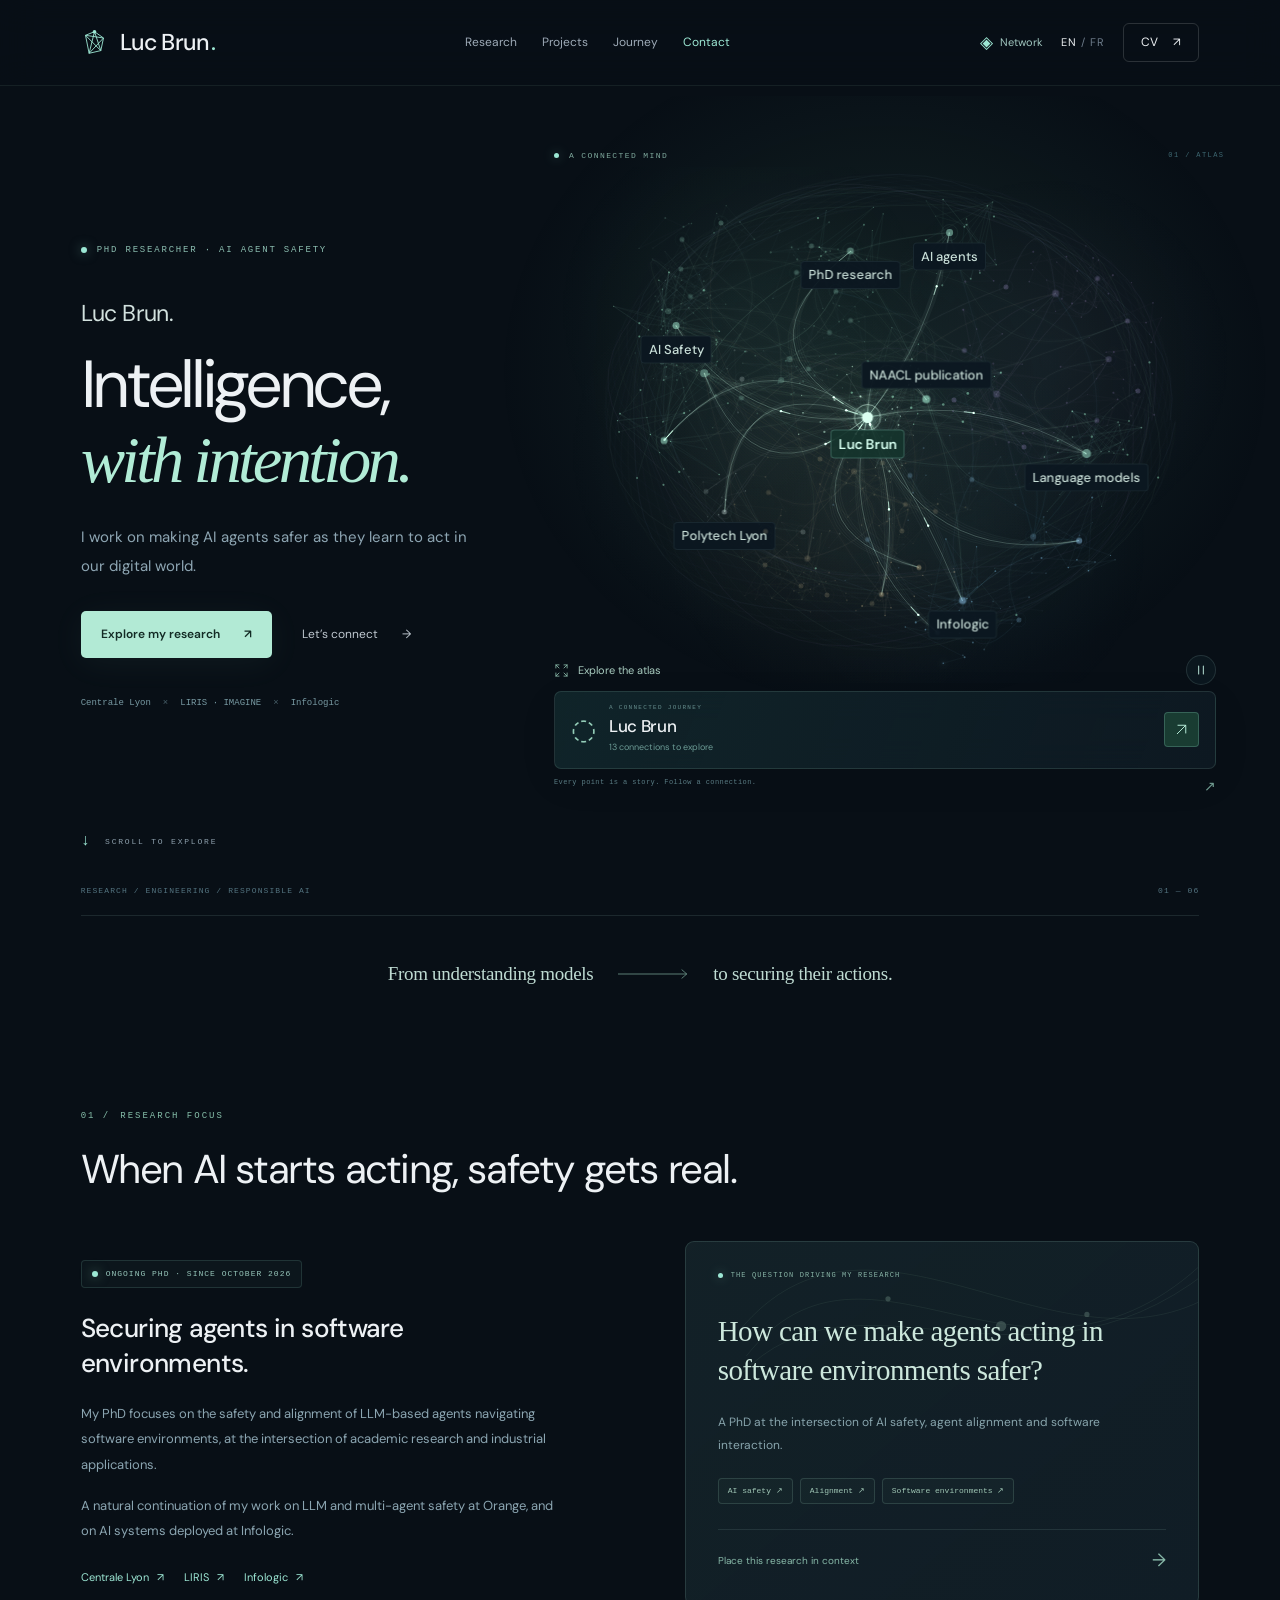
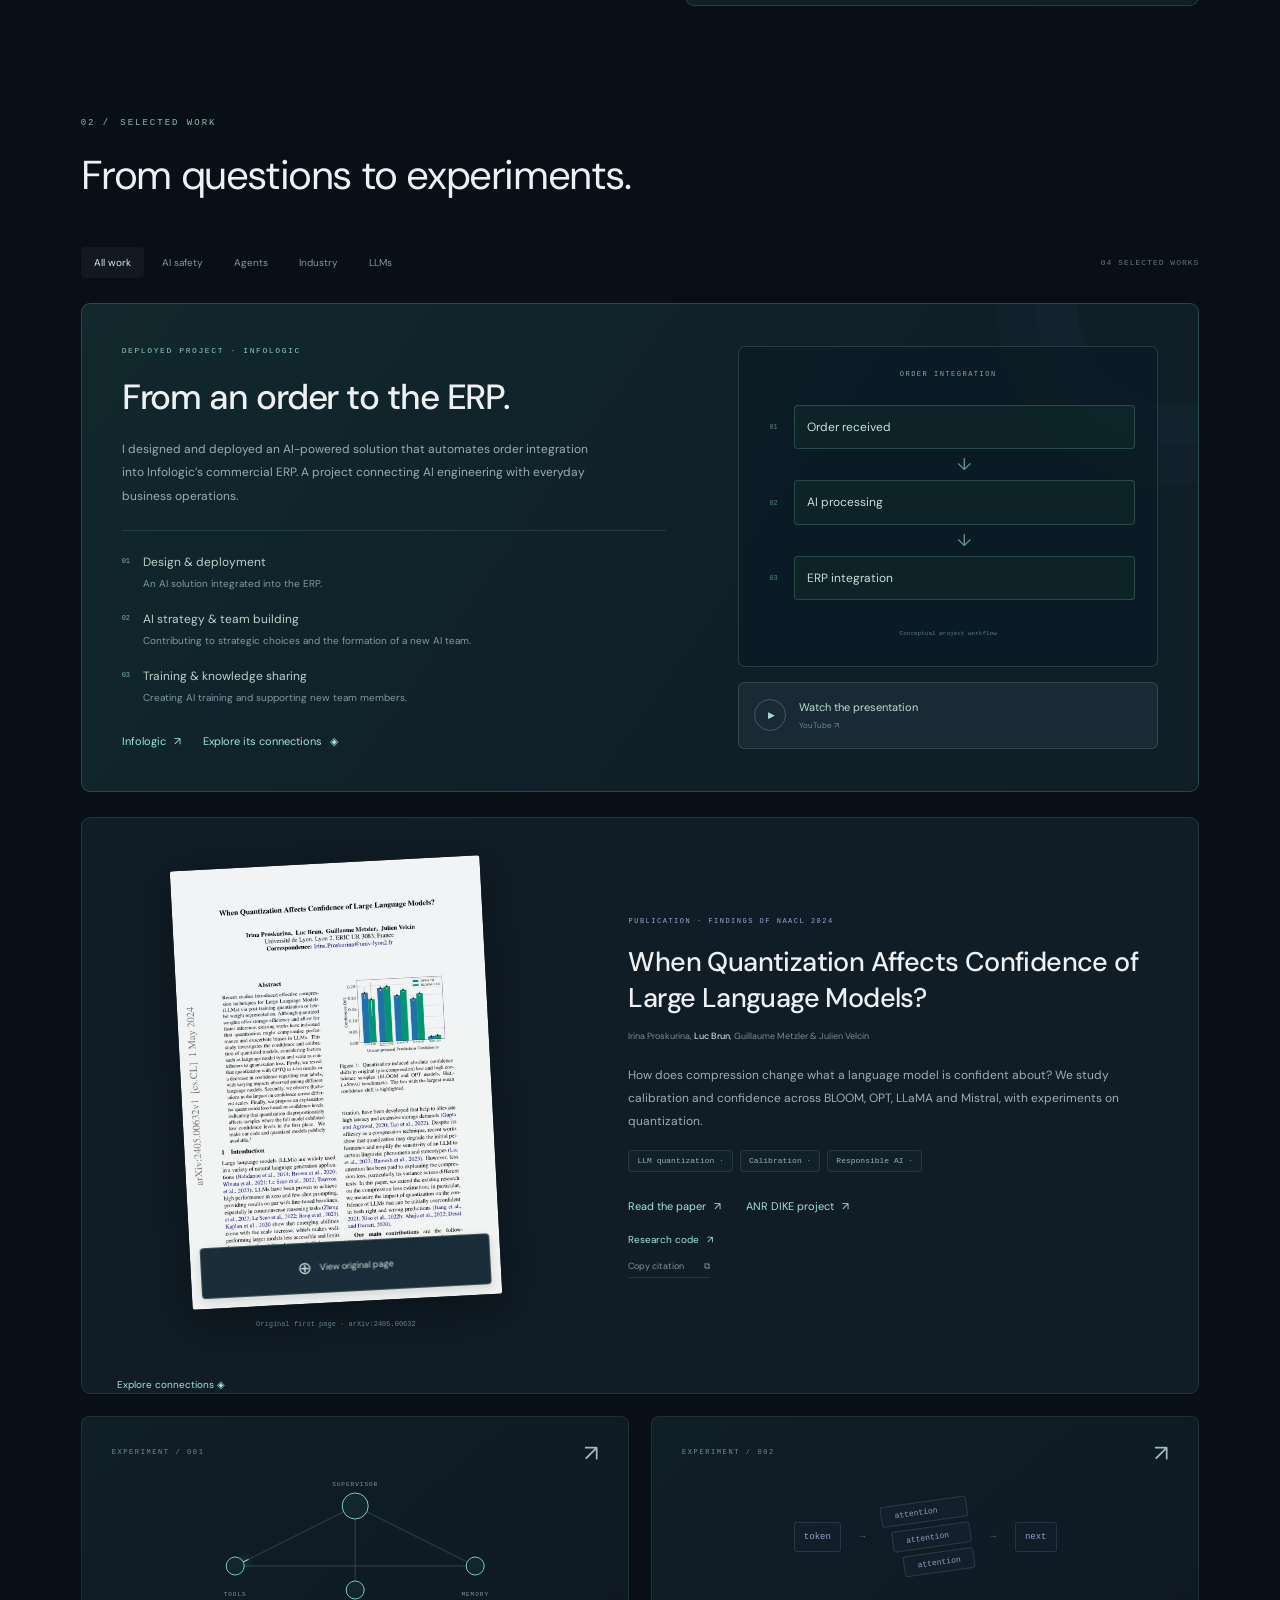
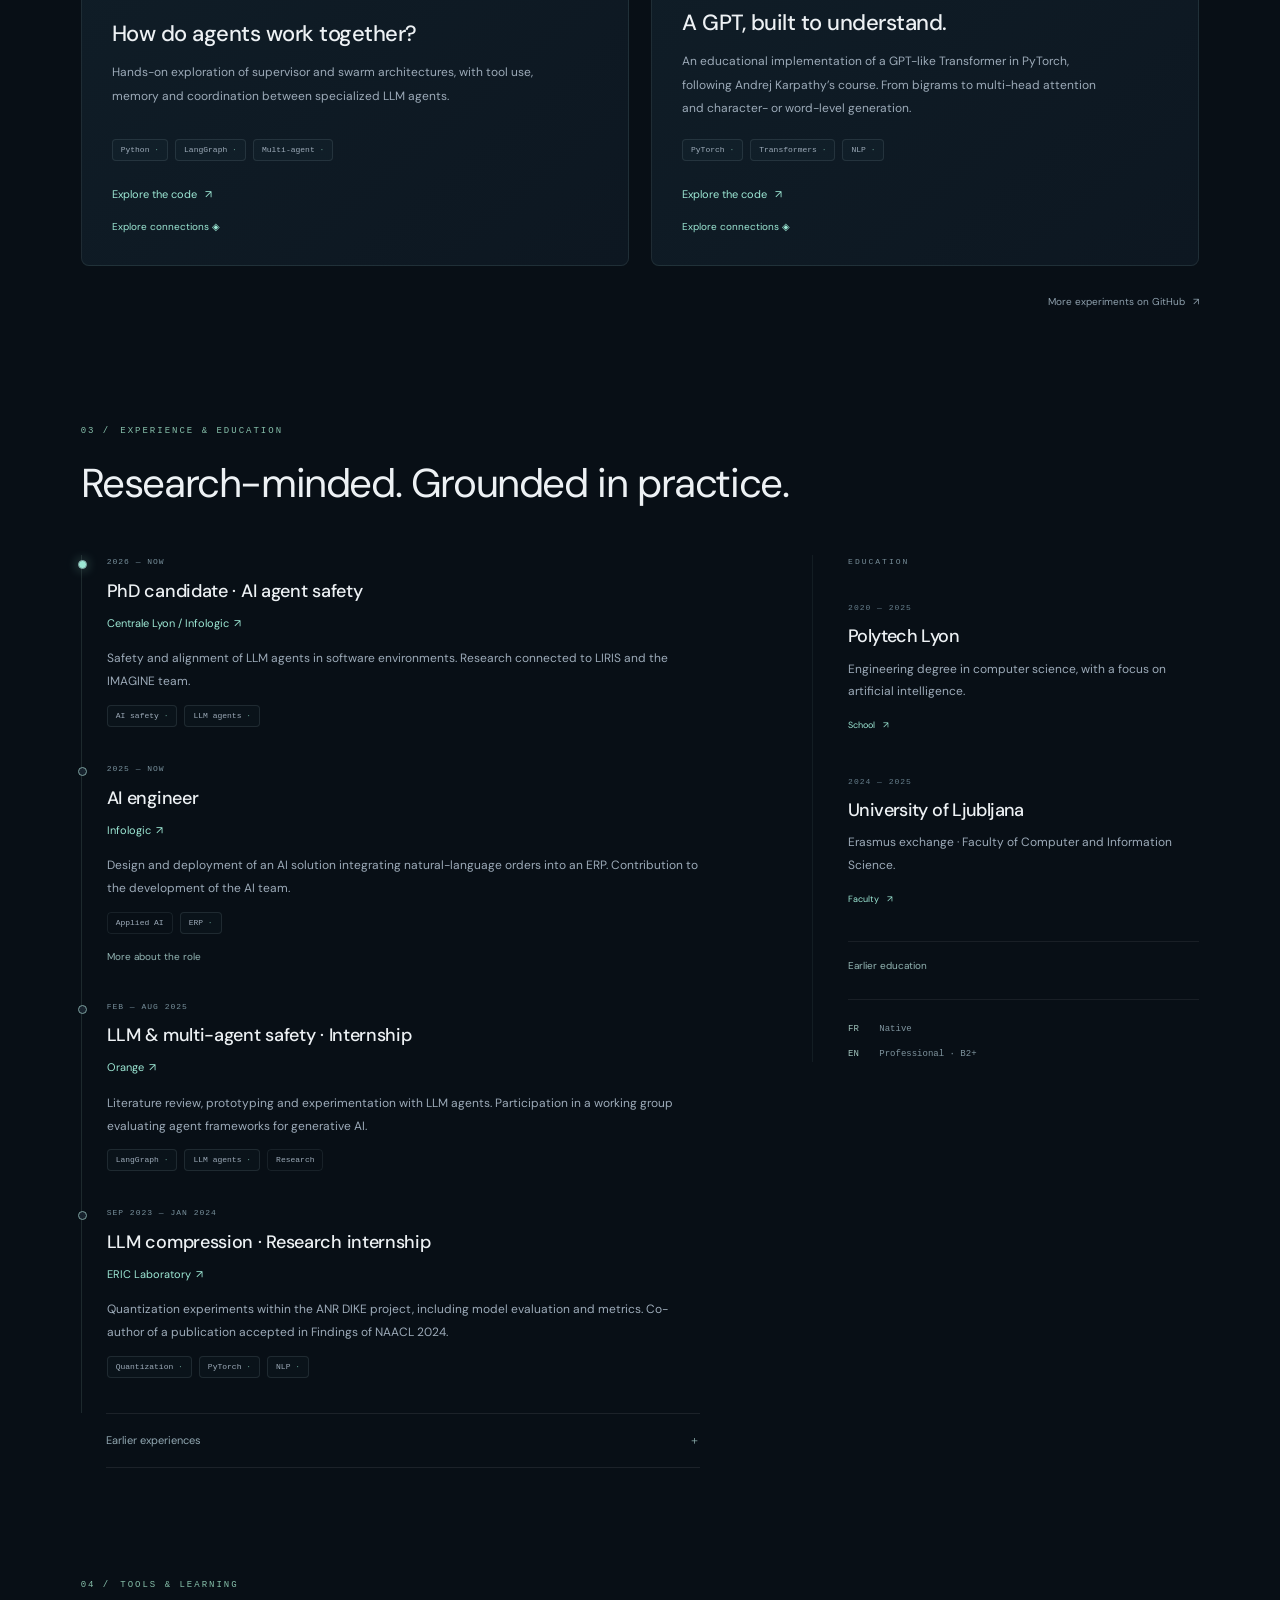
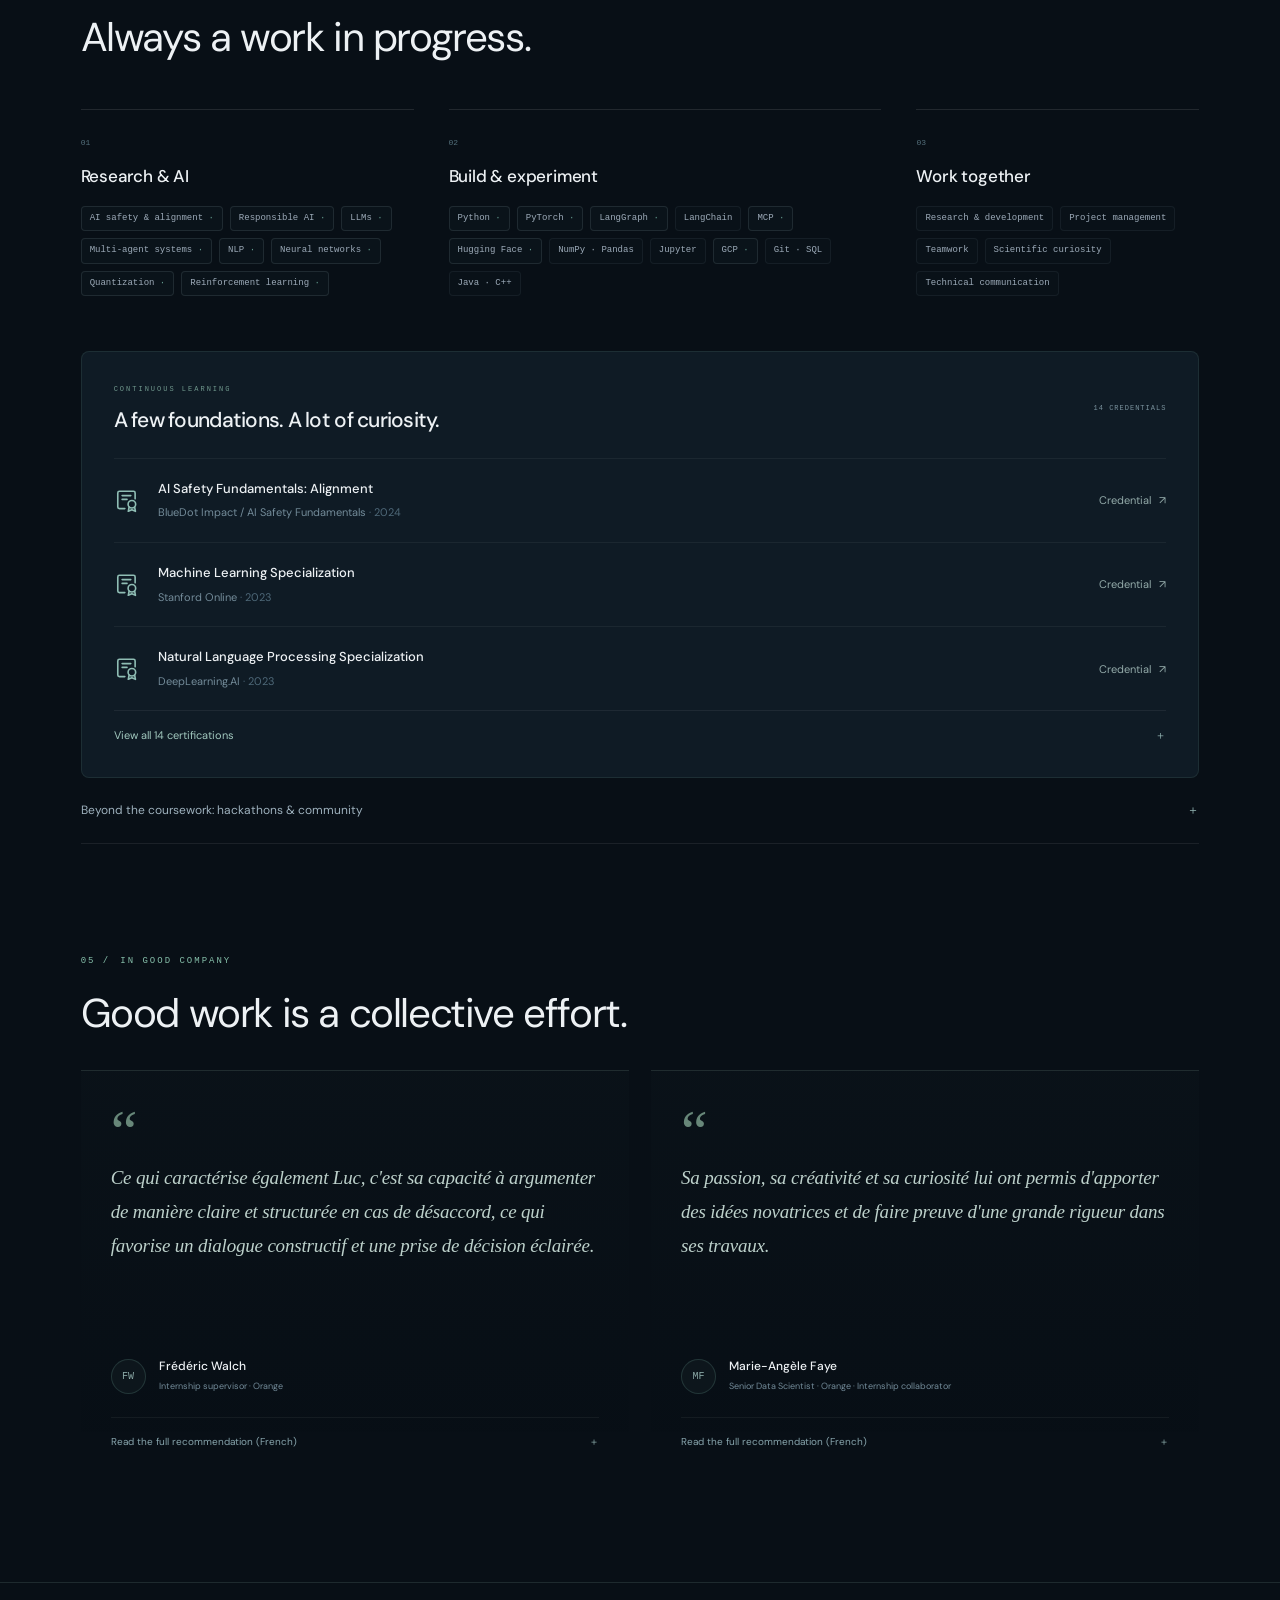
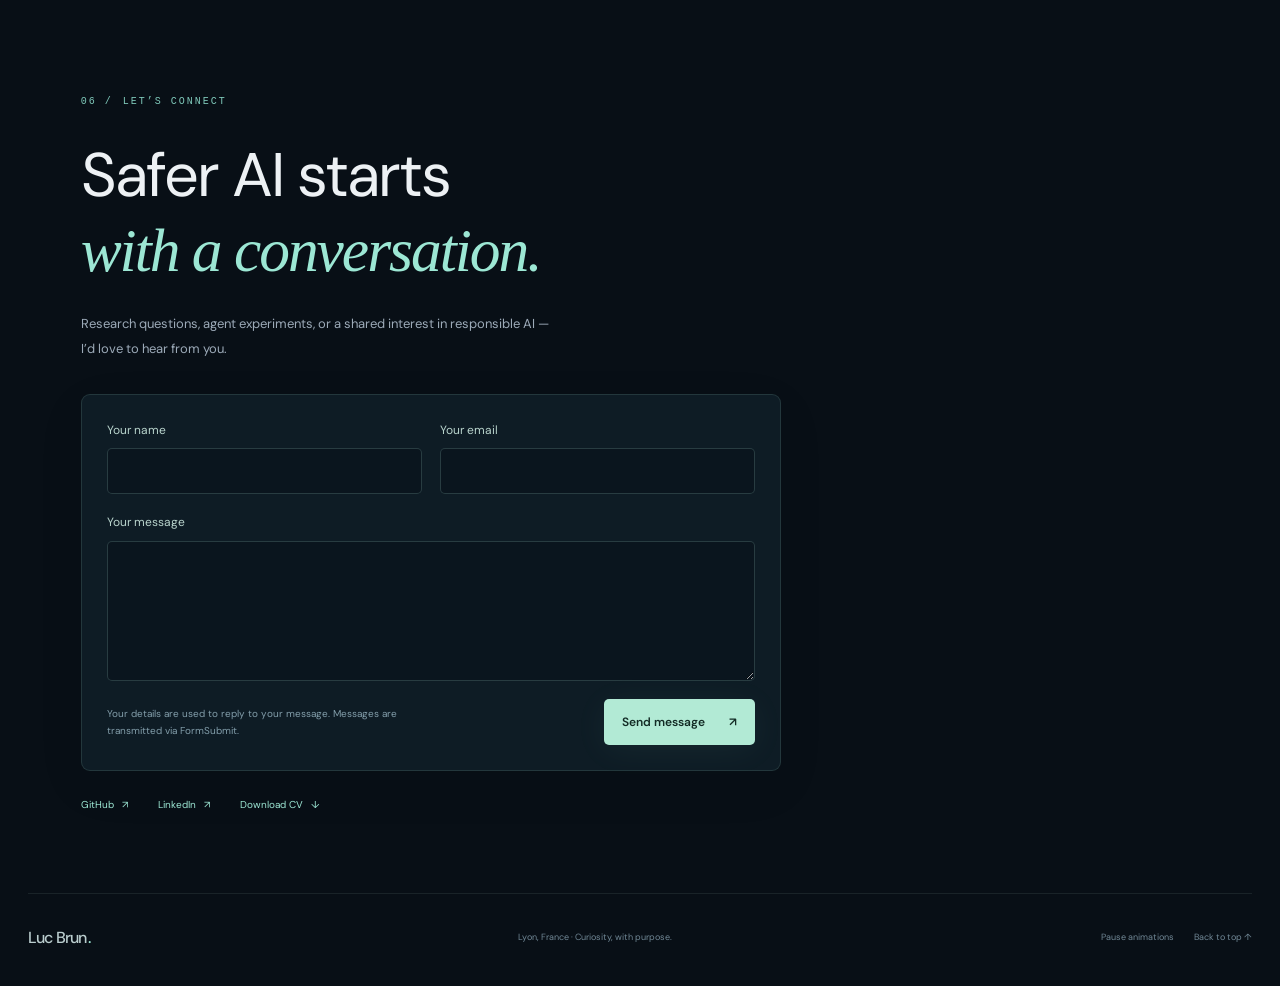
<file: cv.html>
<!doctype html><html lang="en"><head><meta charset="utf-8"><link rel="canonical" href="https://luckyluuuc.github.io/"><meta name="viewport" content="width=device-width, initial-scale=1"><meta name="theme-color" content="#090f17"><title>Luc Brun — AI Safety & Agent Research</title><meta name="description" content="Luc Brun, PhD candidate working on the safety and alignment of AI agents in software environments. Research, publications, projects and experience."><meta property="og:title" content="Luc Brun — AI Safety & Agent Research"><meta property="og:description" content="Exploring safer AI, from language models to agents acting in software environments."><meta property="og:type" content="website"><link rel="icon" type="image/svg+xml" href="./favicon.svg"><link rel="stylesheet" href="./style.css"><link rel="stylesheet" href="./network.css"><link rel="stylesheet" href="./knowledge.css"><script defer src="./app.js?v=atlas-20261107-2"></script><script defer src="./knowledge-data.js?v=atlas-20261107-2"></script><script defer src="./atlas.js?v=atlas-20261107-2"></script><link rel="stylesheet" href="./polish.css?v=20261107-polish2"><link rel="stylesheet" href="./atlas.css?v=atlas-20261107-2"><script type="application/ld+json">{"@context":"https://schema.org","@type":"Person","name":"Luc Brun","jobTitle":"PhD candidate in AI agent safety","sameAs":["https://github.com/Luckyluuuc","https://www.linkedin.com/in/luc-brun/"],"knowsAbout":["AI safety","Large language models","Multi-agent systems","Quantization"]}</script></head><body><a class="skip" href="#main"><span data-en="Skip to content" data-fr="Aller au contenu">Skip to content</span></a><div class="atlas-ambient" aria-hidden="true"><canvas id="atlas-ambient"></canvas></div><div class="reading-progress" aria-hidden="true"></div><header class="header"><a class="wordmark" href="#" aria-label="Luc Brun — home"><svg width="27" height="27" viewBox="0 0 30 30" aria-hidden="true"><path d="M5 7L15 3L25 10L22 24L9 27L5 7L22 24L15 3L9 27L25 10L5 7" fill="none" stroke="currentColor" stroke-width="1"/><circle cx="15" cy="3" r="2" fill="currentColor"/></svg> Luc Brun<span class="wordmark-dot">.</span></a><nav aria-label="Main navigation"><a href="#research"><span data-en="Research" data-fr="Recherche">Research</span></a><a href="#projects"><span data-en="Projects" data-fr="Projets">Projects</span></a><a href="#journey"><span data-en="Journey" data-fr="Parcours">Journey</span></a><a href="#contact"><span data-en="Contact" data-fr="Contact">Contact</span></a></nav><div class="header-actions"><button class="open-network header-network" type="button"><span aria-hidden="true">◈</span><span data-en="Network" data-fr="Réseau">Network</span></button><button id="language" class="language" aria-label="Passer en français">EN <span>/ FR</span></button><a class="small-cta" href="./Luc-Brun-CV.pdf?v=20261107-polish2" target="_blank" rel="noopener">CV <span aria-hidden="true">↗</span></a></div></header><main id="main">
<section class="hero" aria-labelledby="hero-title"><div class="hero-copy"><p class="eyebrow"><span class="status-dot"></span><span data-en="PHD RESEARCHER · AI AGENT SAFETY" data-fr="DOCTORANT · SÉCURITÉ DES AGENTS IA">PHD RESEARCHER · AI AGENT SAFETY</span></p><p class="hero-intro"><span data-en="Luc Brun." data-fr="Luc Brun.">Luc Brun.</span></p><h1 id="hero-title"><span data-en="Intelligence," data-fr="L’intelligence,">Intelligence,</span><br><em><span data-en="with intention." data-fr="avec intention.">with intention.</span></em></h1><p class="hero-description" data-en="I work on making AI agents safer as they learn to act in our digital world." data-fr="Je travaille à rendre les agents IA plus sûrs lorsqu’ils agissent dans nos environnements numériques.">I work on making AI agents safer as they learn to act in our digital world.</p><div class="hero-buttons"><a class="button primary" href="#research"><span data-en="Explore my research" data-fr="Explorer mes travaux">Explore my research</span> <span aria-hidden="true">↗</span></a><a class="button quiet" href="#contact"><span data-en="Let’s connect" data-fr="Échangeons">Let’s connect</span> <span aria-hidden="true">→</span></a></div><div class="hero-affiliations"><span>Centrale Lyon</span><i>×</i><span>LIRIS · IMAGINE</span><i>×</i><span>Infologic</span></div></div>
<div class="network-stage knowledge-stage atlas-stage"><div class="atlas-stage-heading"><span class="atlas-live"></span><span data-en="A CONNECTED MIND" data-fr="UN PARCOURS CONNECTÉ">A CONNECTED MIND</span><span class="atlas-stage-number">01 / ATLAS</span></div><div id="inline-graph" class="atlas-surface" data-surface="inline"></div><div class="atlas-hero-tools"><button type="button" class="open-network atlas-expand" aria-label="Explore full atlas"><svg viewBox="0 0 24 24" aria-hidden="true"><path d="M8 3H3v5m13-5h5v5M3 16v5h5m8 0h5v-5M8 8l-5-5m13 5 5-5M8 16l-5 5m13-5 5 5"/></svg><span data-en="Explore the atlas" data-fr="Explorer l’atlas">Explore the atlas</span></button><button id="motion" class="atlas-motion" type="button" aria-label="Pause animation" aria-pressed="false">Ⅱ</button></div><div class="inline-selection atlas-selection"><div class="atlas-selection-mark" aria-hidden="true">◌</div><div><span class="mono" id="inline-node-kind"><span data-en="FOLLOW YOUR CURIOSITY" data-fr="SUIVEZ VOTRE CURIOSITÉ">FOLLOW YOUR CURIOSITY</span></span><h3 id="inline-node-title">Luc Brun</h3><p id="inline-node-count"></p></div><button class="open-network inline-open" type="button" aria-label="Read connected notes"><svg viewBox="0 0 24 24" aria-hidden="true"><path d="M6 18 18 6M7 6h11v11"/></svg></button></div><div class="atlas-hero-caption"><span data-en="Every point is a story. Follow a connection." data-fr="Chaque point raconte une histoire. Suivez une connexion.">Every point is a story. Follow a connection.</span><span aria-hidden="true">↗</span></div></div><a class="scroll-cue" href="#research"><span aria-hidden="true">↓</span> <span data-en="SCROLL TO EXPLORE" data-fr="DÉFILER POUR EXPLORER">SCROLL TO EXPLORE</span></a><div class="hero-bottom"><span>RESEARCH / ENGINEERING / RESPONSIBLE AI</span><span>01 — 06</span></div></section>
<div class="identity-strip"><span><span data-en="From understanding models" data-fr="Comprendre les modèles">From understanding models</span></span><svg viewBox="0 0 110 20" aria-hidden="true"><path d="M0 10h108m-8-7 8 7-8 7"/></svg><span><span data-en="to securing their actions." data-fr="pour sécuriser leurs actions.">to securing their actions.</span></span></div>
<section id="research" class="section research"><div class="section-head reveal"><div><p class="eyebrow">01 / <span data-en="RESEARCH FOCUS" data-fr="AXE DE RECHERCHE">RESEARCH FOCUS</span></p><h2 data-en="When AI starts acting, safety gets real." data-fr="Quand l’IA agit, sa sécurité devient concrète.">When AI starts acting, safety gets real.</h2></div></div><div class="research-layout"><div class="research-text reveal"><div class="label-pill"><span class="status-dot"></span><span data-en="ONGOING PHD · SINCE OCTOBER 2026" data-fr="THÈSE EN COURS · DEPUIS OCTOBRE 2026">ONGOING PHD · SINCE OCTOBER 2026</span></div><h3 data-en="Securing agents in software environments." data-fr="Sécuriser les agents en environnement logiciel.">Securing agents in software environments.</h3><p data-en="My PhD focuses on the safety and alignment of LLM-based agents navigating software environments, at the intersection of academic research and industrial applications." data-fr="Ma thèse porte sur la sécurisation et l’alignement des agents LLM naviguant dans des environnements logiciels, à l’interface entre recherche académique et applications industrielles.">My PhD focuses on the safety and alignment of LLM-based agents navigating software environments, at the intersection of academic research and industrial applications.</p><p data-en="A natural continuation of my work on LLM and multi-agent safety at Orange, and on AI systems deployed at Infologic." data-fr="Elle prolonge mon travail sur la sécurité des agents et systèmes multi-agents chez Orange, ainsi que sur les solutions IA déployées chez Infologic.">A natural continuation of my work on LLM and multi-agent safety at Orange, and on AI systems deployed at Infologic.</p><div class="research-links"><a class="text-link" href="https://www.ec-lyon.fr/" target="_blank" rel="noopener noreferrer">Centrale Lyon<span aria-hidden="true"> ↗</span></a><a class="text-link" href="https://liris.cnrs.fr/" target="_blank" rel="noopener noreferrer">LIRIS<span aria-hidden="true"> ↗</span></a><a class="text-link" href="https://www.infologic.fr/" target="_blank" rel="noopener noreferrer">Infologic<span aria-hidden="true"> ↗</span></a></div></div><aside class="research-brief reveal"><div class="research-brief-top"><span class="atlas-live"></span><span data-en="THE QUESTION DRIVING MY RESEARCH" data-fr="LA QUESTION AU CŒUR DE MA RECHERCHE">THE QUESTION DRIVING MY RESEARCH</span></div><div class="research-brief-orbit" aria-hidden="true"><svg viewBox="0 0 320 100"><path d="M-15 80C80-40 200 140 340 5M-20 60C80-60 220 100 340 35M-20 95C70 0 200 125 340 15"/><circle cx="181" cy="57" r="4"/><circle cx="94" cy="36" r="2"/><circle cx="247" cy="48" r="2"/></svg></div><blockquote><span data-en="How can we make agents acting in software environments safer?" data-fr="Comment rendre plus sûrs les agents qui agissent dans nos environnements logiciels ?">How can we make agents acting in software environments safer?</span></blockquote><p><span data-en="A PhD at the intersection of AI safety, agent alignment and software interaction." data-fr="Une thèse à l’intersection de la sécurité de l’IA, de l’alignement des agents et de leurs interactions avec le logiciel.">A PhD at the intersection of AI safety, agent alignment and software interaction.</span></p><div class="research-brief-topics"><button type="button" data-knowledge-node="safety"><span data-en="AI safety" data-fr="Sécurité de l’IA">AI safety</span> ↗</button><button type="button" data-knowledge-node="alignment"><span data-en="Alignment" data-fr="Alignement">Alignment</span> ↗</button><button type="button" data-knowledge-node="software"><span data-en="Software environments" data-fr="Environnements logiciels">Software environments</span> ↗</button></div><button class="research-brief-link" type="button" data-knowledge-node="thesis"><span data-en="Place this research in context" data-fr="Explorer le contexte de la thèse">Place this research in context</span><span aria-hidden="true">→</span></button></aside></div></section>
<section id="projects" class="section works"><div class="section-head reveal"><div><p class="eyebrow">02 / <span data-en="SELECTED WORK" data-fr="TRAVAUX CHOISIS">SELECTED WORK</span></p><h2 data-en="From questions to experiments." data-fr="Des questions aux expériences.">From questions to experiments.</h2></div></div><div class="work-toolbar"><div class="filters" role="group" aria-label="Filter selected work"><button class="filter active" data-filter="all" aria-pressed="true"><span data-en="All work" data-fr="Tout">All work</span></button><button class="filter" data-filter="safety" aria-pressed="false">AI safety</button><button class="filter" data-filter="agents" aria-pressed="false"><span data-en="Agents" data-fr="Agents">Agents</span></button><button class="filter" data-filter="industry" aria-pressed="false"><span data-en="Industry" data-fr="Industrie">Industry</span></button><button class="filter" data-filter="models" aria-pressed="false">LLMs</button></div><span class="mono work-count" aria-live="polite">04 <span data-en="SELECTED WORKS" data-fr="TRAVAUX CHOISIS">SELECTED WORKS</span></span></div><article id="project-infologic" class="industry-feature work-item reveal" data-topics="industry" data-knowledge-node="orders"><div class="industry-copy"><p class="eyebrow"><span data-en="DEPLOYED PROJECT · INFOLOGIC" data-fr="PROJET DÉPLOYÉ · INFOLOGIC">DEPLOYED PROJECT · INFOLOGIC</span></p><h3><span data-en="From an order to the ERP." data-fr="De la commande à l’ERP.">From an order to the ERP.</span></h3><p data-en="I designed and deployed an AI-powered solution that automates order integration into Infologic’s commercial ERP. A project connecting AI engineering with everyday business operations." data-fr="J’ai conçu et déployé une solution d’intégration automatisée de commandes par IA dans l’ERP commercialisé par Infologic. Un projet qui relie ingénierie IA et usages métier concrets.">I designed and deployed an AI-powered solution that automates order integration into Infologic’s commercial ERP. A project connecting AI engineering with everyday business operations.</p><div class="industry-contributions"><div><span>01</span><p><span data-en="Design &amp; deployment" data-fr="Conception &amp; déploiement">Design &amp; deployment</span><small><span data-en="An AI solution integrated into the ERP." data-fr="Une solution IA intégrée à l’ERP.">An AI solution integrated into the ERP.</span></small></p></div><div><span>02</span><p><span data-en="AI strategy &amp; team building" data-fr="Stratégie IA &amp; structuration d’équipe">AI strategy &amp; team building</span><small><span data-en="Contributing to strategic choices and the formation of a new AI team." data-fr="Participation aux choix stratégiques et à la structuration d’une nouvelle équipe IA.">Contributing to strategic choices and the formation of a new AI team.</span></small></p></div><div><span>03</span><p><span data-en="Training &amp; knowledge sharing" data-fr="Formation &amp; transmission">Training &amp; knowledge sharing</span><small><span data-en="Creating AI training and supporting new team members." data-fr="Création de formations IA et accompagnement des nouveaux arrivants.">Creating AI training and supporting new team members.</span></small></p></div></div><div class="work-links"><a class="text-link" href="https://www.infologic.fr/" target="_blank" rel="noopener noreferrer"><span data-en="Infologic" data-fr="Infologic">Infologic</span> ↗</a><button class="text-link knowledge-link" type="button" data-knowledge-node="orders"><span data-en="Explore its connections" data-fr="Explorer ses connexions">Explore its connections</span> ◈</button></div></div><div class="industry-media"><div class="order-flow" aria-label="Conceptual workflow: order, AI processing, ERP"><p class="mono"><span data-en="ORDER INTEGRATION" data-fr="INTÉGRATION DE COMMANDES">ORDER INTEGRATION</span></p><div><span>01</span><strong><span data-en="Order received" data-fr="Commande reçue">Order received</span></strong><i>↓</i><span>02</span><strong><span data-en="AI processing" data-fr="Traitement IA">AI processing</span></strong><i>↓</i><span>03</span><strong><span data-en="ERP integration" data-fr="Intégration ERP">ERP integration</span></strong></div><small><span data-en="Conceptual project workflow" data-fr="Schéma de principe du projet">Conceptual project workflow</span></small></div><a class="industry-video" href="https://youtu.be/15m_qlY7JE4" target="_blank" rel="noopener noreferrer"><span class="video-play" aria-hidden="true">▶</span><div><strong><span data-en="Watch the presentation" data-fr="Voir la présentation">Watch the presentation</span></strong><small>YouTube ↗</small></div></a></div></article><article id="publication" class="publication work-item reveal" data-topics="models safety"><div class="paper-original"><button class="paper-preview" type="button" aria-haspopup="dialog"><img src="./publication-first-page.png" width="1012" height="1432" loading="lazy" alt="Actual first page of When Quantization Affects Confidence of Large Language Models, with title, authors, abstract and Figure 1."><span class="paper-zoom"><span aria-hidden="true">⊕</span> <span data-en="View original page" data-fr="Agrandir la page originale">View original page</span></span></button><p><span data-en="Original first page · arXiv:2405.00632" data-fr="Première page originale · arXiv:2405.00632">Original first page · arXiv:2405.00632</span></p></div><div class="publication-copy"><p class="eyebrow"><span data-en="PUBLICATION · FINDINGS OF NAACL 2024" data-fr="PUBLICATION · FINDINGS OF NAACL 2024">PUBLICATION · FINDINGS OF NAACL 2024</span></p><h3>When Quantization Affects Confidence of Large Language Models?</h3><p class="authors">Irina Proskurina, <strong>Luc Brun</strong>, Guillaume Metzler & Julien Velcin</p><p data-en="How does compression change what a language model is confident about? We study calibration and confidence across BLOOM, OPT, LLaMA and Mistral, with experiments on quantization." data-fr="Comment la compression modifie-t-elle la confiance d’un modèle de langage ? Nous étudions la calibration et la confiance de BLOOM, OPT, LLaMA et Mistral à travers des expériences de quantification.">How does compression change what a language model is confident about? We study calibration and confidence across BLOOM, OPT, LLaMA and Mistral, with experiments on quantization.</p><div class="tags"><span>LLM quantization</span><span>Calibration</span><span>Responsible AI</span></div><div class="work-links"><a class="text-link" href="https://arxiv.org/abs/2405.00632" target="_blank" rel="noopener noreferrer"><span data-en="Read the paper" data-fr="Lire la publication">Read the paper</span><span aria-hidden="true"> ↗</span></a><a class="text-link" href="https://www.anr-dike.fr/" target="_blank" rel="noopener noreferrer"><span data-en="ANR DIKE project" data-fr="Projet ANR DIKE">ANR DIKE project</span><span aria-hidden="true"> ↗</span></a></div><a class="text-link paper-code-link" href="https://github.com/upunaprosk/quantized-lm-confidence" target="_blank" rel="noopener noreferrer"><span data-en="Research code" data-fr="Code de recherche">Research code</span> ↗</a><button class="citation-button" id="copy-citation"><span data-en="Copy citation" data-fr="Copier la référence">Copy citation</span> <span aria-hidden="true">⧉</span></button><span id="citation-status" class="sr-only" aria-live="polite"></span></div></article><div class="project-grid"><article id="project-agents" class="project work-item reveal" data-topics="agents safety"><div class="project-top"><span class="mono">EXPERIMENT / 001</span><span class="project-symbol">↗</span></div><div class="mini-graph" aria-hidden="true"><svg viewBox="0 0 400 145"><path d="M80 95L200 35L320 95M80 95H320M200 35V119"/><path class="graph-pulse" d="M80 95L200 35L320 95"/><circle cx="200" cy="35" r="13"/><circle cx="80" cy="95" r="9"/><circle cx="320" cy="95" r="9"/><circle cx="200" cy="119" r="9"/><text x="200" y="15">SUPERVISOR</text><text x="80" y="125">TOOLS</text><text x="320" y="125">MEMORY</text></svg></div><h3 data-en="How do agents work together?" data-fr="Comment les agents coopèrent-ils ?">How do agents work together?</h3><p data-en="Hands-on exploration of supervisor and swarm architectures, with tool use, memory and coordination between specialized LLM agents." data-fr="Exploration pratique des architectures superviseur et swarm, de l’usage d’outils, de la mémoire et de la coordination entre agents LLM spécialisés.">Hands-on exploration of supervisor and swarm architectures, with tool use, memory and coordination between specialized LLM agents.</p><div class="tags"><span>Python</span><span>LangGraph</span><span>Multi-agent</span></div><a class="text-link" href="https://github.com/Luckyluuuc/multi-agent-langgraph-xp" target="_blank" rel="noopener noreferrer"><span data-en="Explore the code" data-fr="Explorer le code">Explore the code</span><span aria-hidden="true"> ↗</span></a></article><article id="project-gpt" class="project work-item reveal" data-topics="models"><div class="project-top"><span class="mono">EXPERIMENT / 002</span><span class="project-symbol">↗</span></div><div class="token-visual" aria-hidden="true"><span>token</span><i>→</i><div class="attention-stack"><b>attention</b><b>attention</b><b>attention</b></div><i>→</i><span>next</span></div><h3 data-en="A GPT, built to understand." data-fr="Construire un GPT pour comprendre.">A GPT, built to understand.</h3><p data-en="An educational implementation of a GPT-like Transformer in PyTorch, following Andrej Karpathy’s course. From bigrams to multi-head attention and character- or word-level generation." data-fr="Une implémentation pédagogique d’un Transformer de type GPT en PyTorch, à partir du cours d’Andrej Karpathy. Des bigrammes à l’attention multi-têtes et à la génération par caractères ou par mots.">An educational implementation of a GPT-like Transformer in PyTorch, following Andrej Karpathy’s course. From bigrams to multi-head attention and character- or word-level generation.</p><div class="tags"><span>PyTorch</span><span>Transformers</span><span>NLP</span></div><a class="text-link" href="https://github.com/Luckyluuuc/GPTmodel" target="_blank" rel="noopener noreferrer"><span data-en="Explore the code" data-fr="Explorer le code">Explore the code</span><span aria-hidden="true"> ↗</span></a></article></div><p class="more-work"><a class="text-link" href="https://github.com/Luckyluuuc" target="_blank" rel="noopener noreferrer"><span data-en="More experiments on GitHub" data-fr="Autres expérimentations sur GitHub">More experiments on GitHub</span><span aria-hidden="true"> ↗</span></a></p></section>
<section id="journey" class="section journey"><div class="section-head reveal"><div><p class="eyebrow">03 / <span data-en="EXPERIENCE &amp; EDUCATION" data-fr="EXPÉRIENCE &amp; FORMATION">EXPERIENCE &amp; EDUCATION</span></p><h2 data-en="Research-minded. Grounded in practice." data-fr="L’esprit recherche. L’expérience du terrain.">Research-minded. Grounded in practice.</h2></div></div><div class="journey-layout"><div class="timeline"><article id="experience-phd" class="timeline-item reveal"><div class="timeline-date"><span data-en="2026 — NOW" data-fr="2026 — AUJ.">2026 — NOW</span></div><div class="timeline-body"><h3><span data-en="PhD candidate · AI agent safety" data-fr="Doctorant · Sécurité des agents IA">PhD candidate · AI agent safety</span></h3><a class="organization" href="https://www.ec-lyon.fr/" target="_blank" rel="noopener noreferrer">Centrale Lyon / Infologic<span aria-hidden="true"> ↗</span></a><p><span data-en="Safety and alignment of LLM agents in software environments. Research connected to LIRIS and the IMAGINE team." data-fr="Sécurisation et alignement des agents LLM en environnement logiciel. Recherche en lien avec le LIRIS et l’équipe IMAGINE.">Safety and alignment of LLM agents in software environments. Research connected to LIRIS and the IMAGINE team.</span></p><div class="tags"><span>AI safety</span><span>LLM agents</span></div></div></article><article id="experience-infologic" class="timeline-item reveal"><div class="timeline-date"><span data-en="2025 — NOW" data-fr="2025 — AUJ.">2025 — NOW</span></div><div class="timeline-body"><h3><span data-en="AI engineer" data-fr="Ingénieur IA">AI engineer</span></h3><a class="organization" href="https://www.infologic.fr/" target="_blank" rel="noopener noreferrer">Infologic<span aria-hidden="true"> ↗</span></a><p><span data-en="Design and deployment of an AI solution integrating natural-language orders into an ERP. Contribution to the development of the AI team." data-fr="Conception et déploiement d’une solution IA d’intégration de commandes en langage naturel dans un ERP. Contribution à la structuration de l’équipe IA.">Design and deployment of an AI solution integrating natural-language orders into an ERP. Contribution to the development of the AI team.</span></p><div class="tags"><span>Applied AI</span><span>ERP</span></div><details><summary><span data-en="More about the role" data-fr="Détails du poste">More about the role</span></summary><p><span data-en="Participation in strategic AI decisions, creation of internal AI training and onboarding support for new team members." data-fr="Participation aux choix stratégiques en IA, création de formations internes et accompagnement des nouveaux arrivants.">Participation in strategic AI decisions, creation of internal AI training and onboarding support for new team members.</span></p></details></div></article><article id="experience-orange" class="timeline-item reveal"><div class="timeline-date"><span data-en="FEB — AUG 2025" data-fr="FÉV. — AOÛT 2025">FEB — AUG 2025</span></div><div class="timeline-body"><h3><span data-en="LLM &amp; multi-agent safety · Internship" data-fr="Sécurité des LLM et multi-agents · Stage">LLM &amp; multi-agent safety · Internship</span></h3><a class="organization" href="https://www.orange.com/" target="_blank" rel="noopener noreferrer">Orange<span aria-hidden="true"> ↗</span></a><p><span data-en="Literature review, prototyping and experimentation with LLM agents. Participation in a working group evaluating agent frameworks for generative AI." data-fr="Veille scientifique, prototypage et expérimentation sur les agents LLM. Participation à un groupe de travail évaluant les frameworks d’agents pour l’IA générative.">Literature review, prototyping and experimentation with LLM agents. Participation in a working group evaluating agent frameworks for generative AI.</span></p><div class="tags"><span>LangGraph</span><span>LLM agents</span><span>Research</span></div></div></article><article id="experience-eric" class="timeline-item reveal"><div class="timeline-date"><span data-en="SEP 2023 — JAN 2024" data-fr="SEPT. 2023 — JANV. 2024">SEP 2023 — JAN 2024</span></div><div class="timeline-body"><h3><span data-en="LLM compression · Research internship" data-fr="Compression des LLM · Stage de recherche">LLM compression · Research internship</span></h3><a class="organization" href="https://eric.univ-lyon2.fr/" target="_blank" rel="noopener noreferrer">ERIC Laboratory<span aria-hidden="true"> ↗</span></a><p><span data-en="Quantization experiments within the ANR DIKE project, including model evaluation and metrics. Co-author of a publication accepted in Findings of NAACL 2024." data-fr="Expériences de quantification dans le projet ANR DIKE, avec évaluation des modèles et calcul de métriques. Co-auteur d’une publication acceptée dans Findings of NAACL 2024.">Quantization experiments within the ANR DIKE project, including model evaluation and metrics. Co-author of a publication accepted in Findings of NAACL 2024.</span></p><div class="tags"><span>Quantization</span><span>PyTorch</span><span>NLP</span></div></div></article><details class="earlier"><summary><span data-en="Earlier experiences" data-fr="Expériences complémentaires">Earlier experiences</span> <span>＋</span></summary><div class="earlier-content"><h4>LMFA · Centrale Lyon — 2021</h4><p><span data-en="Helped prepare a new practical teaching session for engineering students." data-fr="Aide à la préparation d’un nouveau travail pratique pour les élèves ingénieurs.">Helped prepare a new practical teaching session for engineering students.</span></p><h4>digiSchool — 2018</h4><p><span data-en="Observation internship: software development and digital educational content." data-fr="Stage d’observation : développement logiciel et création de contenus pédagogiques numériques.">Observation internship: software development and digital educational content.</span></p><h4>France 3 — 2017</h4><p><span data-en="Observation of the production of local television news reports." data-fr="Observation de la réalisation de reportages pour le journal télévisé local.">Observation of the production of local television news reports.</span></p></div></details></div><aside class="education reveal"><p class="eyebrow"><span data-en="EDUCATION" data-fr="FORMATION">EDUCATION</span></p><div class="education-item"><span class="mono">2020 — 2025</span><h3>Polytech Lyon</h3><p><span data-en="Engineering degree in computer science, with a focus on artificial intelligence." data-fr="Diplôme d’ingénieur en informatique, spécialisation intelligence artificielle.">Engineering degree in computer science, with a focus on artificial intelligence.</span></p><a class="text-link" href="https://polytech.univ-lyon1.fr/" target="_blank" rel="noopener noreferrer"><span data-en="School" data-fr="École">School</span><span aria-hidden="true"> ↗</span></a></div><div class="education-item"><span class="mono">2024 — 2025</span><h3>University of Ljubljana</h3><p><span data-en="Erasmus exchange · Faculty of Computer and Information Science." data-fr="Échange Erasmus · Faculté d’informatique et des sciences de l’information.">Erasmus exchange · Faculty of Computer and Information Science.</span></p><a class="text-link" href="https://www.fri.uni-lj.si/en" target="_blank" rel="noopener noreferrer"><span data-en="Faculty" data-fr="Faculté">Faculty</span><span aria-hidden="true"> ↗</span></a></div><details><summary><span data-en="Earlier education" data-fr="Formation précédente">Earlier education</span></summary><p><span data-en="Scientific baccalaureate, engineering sciences · European English section. Lycée Germaine Tillion, 2017–2020." data-fr="Baccalauréat scientifique, sciences de l’ingénieur · Section européenne anglais. Lycée Germaine Tillion, 2017–2020.">Scientific baccalaureate, engineering sciences · European English section. Lycée Germaine Tillion, 2017–2020.</span></p></details><div class="languages"><span>FR <b><span data-en="Native" data-fr="Langue maternelle">Native</span></b></span><span>EN <b><span data-en="Professional · B2+" data-fr="Professionnel · B2+">Professional · B2+</span></b></span></div></aside></div></section>
<section id="toolkit" class="section toolkit"><div class="section-head reveal"><div><p class="eyebrow">04 / <span data-en="TOOLS &amp; LEARNING" data-fr="COMPÉTENCES &amp; APPRENTISSAGE">TOOLS &amp; LEARNING</span></p><h2 data-en="Always a work in progress." data-fr="Toujours en exploration.">Always a work in progress.</h2></div></div><div class="skill-groups reveal"><div class="skill-group"><span class="mono">01</span><h3><span data-en="Research &amp; AI" data-fr="Recherche &amp; IA">Research &amp; AI</span></h3><div class="tags"><span>AI safety &amp; alignment</span><span>Responsible AI</span><span>LLMs</span><span>Multi-agent systems</span><span>NLP</span><span>Neural networks</span><span>Quantization</span><span>Reinforcement learning</span></div></div><div class="skill-group"><span class="mono">02</span><h3><span data-en="Build &amp; experiment" data-fr="Développement &amp; expérimentation">Build &amp; experiment</span></h3><div class="tags"><span>Python</span><span>PyTorch</span><span>LangGraph</span><span>LangChain</span><span>MCP</span><span>Hugging Face</span><span>NumPy · Pandas</span><span>Jupyter</span><span>GCP</span><span>Git · SQL</span><span>Java · C++</span></div></div><div class="skill-group"><span class="mono">03</span><h3><span data-en="Work together" data-fr="Travail collectif">Work together</span></h3><div class="tags"><span>Research &amp; development</span><span>Project management</span><span>Teamwork</span><span>Scientific curiosity</span><span>Technical communication</span></div></div></div><div class="certifications reveal"><div class="cert-heading"><div><p class="eyebrow"><span data-en="CONTINUOUS LEARNING" data-fr="FORMATION CONTINUE">CONTINUOUS LEARNING</span></p><h3><span data-en="A few foundations. A lot of curiosity." data-fr="Des bases solides. Beaucoup de curiosité.">A few foundations. A lot of curiosity.</span></h3></div><span class="mono">14 <span data-en="CREDENTIALS" data-fr="CERTIFICATIONS">CREDENTIALS</span></span></div><div id="cert-bluedot" class="cert-row"><span class="cert-icon" aria-hidden="true"><svg viewBox="0 0 24 24" fill="none" stroke="currentColor" stroke-width="1.5" stroke-linecap="round" stroke-linejoin="round"><path d="M10 19H5a1.5 1.5 0 0 1-1.5-1.5v-13A1.5 1.5 0 0 1 5 3h13a1.5 1.5 0 0 1 1.5 1.5V10M7.5 7h8M7.5 10.5H12"/><circle cx="16.5" cy="15" r="3.5"/><path d="m14 17.5-.8 4 3.3-1.4 3.3 1.4-.8-4"/></svg></span><div><h4>AI Safety Fundamentals: Alignment</h4><p>BlueDot Impact / AI Safety Fundamentals <span>· 2024</span></p></div><a class="text-link" href="https://course.bluedot.org/certification?id=recHPfcS8F6F5Jn37" target="_blank" rel="noopener noreferrer"><span data-en="Credential" data-fr="Justificatif">Credential</span><span aria-hidden="true"> ↗</span></a></div><div id="cert-ml" class="cert-row"><span class="cert-icon" aria-hidden="true"><svg viewBox="0 0 24 24" fill="none" stroke="currentColor" stroke-width="1.5" stroke-linecap="round" stroke-linejoin="round"><path d="M10 19H5a1.5 1.5 0 0 1-1.5-1.5v-13A1.5 1.5 0 0 1 5 3h13a1.5 1.5 0 0 1 1.5 1.5V10M7.5 7h8M7.5 10.5H12"/><circle cx="16.5" cy="15" r="3.5"/><path d="m14 17.5-.8 4 3.3-1.4 3.3 1.4-.8-4"/></svg></span><div><h4>Machine Learning Specialization</h4><p>Stanford Online <span>· 2023</span></p></div><a class="text-link" href="https://www.coursera.org/account/accomplishments/specialization/JLS97MJ6S86A" target="_blank" rel="noopener noreferrer"><span data-en="Credential" data-fr="Justificatif">Credential</span><span aria-hidden="true"> ↗</span></a></div><div id="cert-nlp" class="cert-row"><span class="cert-icon" aria-hidden="true"><svg viewBox="0 0 24 24" fill="none" stroke="currentColor" stroke-width="1.5" stroke-linecap="round" stroke-linejoin="round"><path d="M10 19H5a1.5 1.5 0 0 1-1.5-1.5v-13A1.5 1.5 0 0 1 5 3h13a1.5 1.5 0 0 1 1.5 1.5V10M7.5 7h8M7.5 10.5H12"/><circle cx="16.5" cy="15" r="3.5"/><path d="m14 17.5-.8 4 3.3-1.4 3.3 1.4-.8-4"/></svg></span><div><h4>Natural Language Processing Specialization</h4><p>DeepLearning.AI <span>· 2023</span></p></div><a class="text-link" href="https://www.coursera.org/account/accomplishments/specialization/G8S9V3PVWDHX" target="_blank" rel="noopener noreferrer"><span data-en="Credential" data-fr="Justificatif">Credential</span><span aria-hidden="true"> ↗</span></a></div><details class="all-certs"><summary><span data-en="View all 14 certifications" data-fr="Voir les 14 certifications">View all 14 certifications</span> <span>＋</span></summary><div id="cert-enais" class="cert-row"><span class="cert-icon" aria-hidden="true"><svg viewBox="0 0 24 24" fill="none" stroke="currentColor" stroke-width="1.5" stroke-linecap="round" stroke-linejoin="round"><path d="M10 19H5a1.5 1.5 0 0 1-1.5-1.5v-13A1.5 1.5 0 0 1 5 3h13a1.5 1.5 0 0 1 1.5 1.5V10M7.5 7h8M7.5 10.5H12"/><circle cx="16.5" cy="15" r="3.5"/><path d="m14 17.5-.8 4 3.3-1.4 3.3 1.4-.8-4"/></svg></span><div><h4>Participation — AI Safety Fundamentals</h4><p>AI Safety Collab by ENAIS <span>· 2024</span></p></div><a class="text-link" href="https://www.linkedin.com/in/luc-brun/details/certifications/" target="_blank" rel="noopener noreferrer"><span data-en="LinkedIn" data-fr="LinkedIn">LinkedIn</span><span aria-hidden="true"> ↗</span></a></div><div id="cert-hpi" class="cert-row"><span class="cert-icon" aria-hidden="true"><svg viewBox="0 0 24 24" fill="none" stroke="currentColor" stroke-width="1.5" stroke-linecap="round" stroke-linejoin="round"><path d="M10 19H5a1.5 1.5 0 0 1-1.5-1.5v-13A1.5 1.5 0 0 1 5 3h13a1.5 1.5 0 0 1 1.5 1.5V10M7.5 7h8M7.5 10.5H12"/><circle cx="16.5" cy="15" r="3.5"/><path d="m14 17.5-.8 4 3.3-1.4 3.3 1.4-.8-4"/></svg></span><div><h4>Bridging the Gap — Critical Questions for AI</h4><p>Hasso Plattner Institute · Hackathon &amp; Ideathon <span>· 2024</span></p></div><a class="text-link" href="https://www.linkedin.com/in/luc-brun/details/certifications/" target="_blank" rel="noopener noreferrer"><span data-en="LinkedIn" data-fr="LinkedIn">LinkedIn</span><span aria-hidden="true"> ↗</span></a></div><div id="cert-course-rl" class="cert-row"><span class="cert-icon" aria-hidden="true"><svg viewBox="0 0 24 24" fill="none" stroke="currentColor" stroke-width="1.5" stroke-linecap="round" stroke-linejoin="round"><path d="M10 19H5a1.5 1.5 0 0 1-1.5-1.5v-13A1.5 1.5 0 0 1 5 3h13a1.5 1.5 0 0 1 1.5 1.5V10M7.5 7h8M7.5 10.5H12"/><circle cx="16.5" cy="15" r="3.5"/><path d="m14 17.5-.8 4 3.3-1.4 3.3 1.4-.8-4"/></svg></span><div><h4>Unsupervised Learning, Recommenders, Reinforcement Learning</h4><p>Stanford Online <span>· 2023</span></p></div><a class="text-link" href="https://www.coursera.org/account/accomplishments/verify/MGD4BD45SN3M" target="_blank" rel="noopener noreferrer"><span data-en="Credential" data-fr="Justificatif">Credential</span><span aria-hidden="true"> ↗</span></a></div><div id="cert-game-theory" class="cert-row"><span class="cert-icon" aria-hidden="true"><svg viewBox="0 0 24 24" fill="none" stroke="currentColor" stroke-width="1.5" stroke-linecap="round" stroke-linejoin="round"><path d="M10 19H5a1.5 1.5 0 0 1-1.5-1.5v-13A1.5 1.5 0 0 1 5 3h13a1.5 1.5 0 0 1 1.5 1.5V10M7.5 7h8M7.5 10.5H12"/><circle cx="16.5" cy="15" r="3.5"/><path d="m14 17.5-.8 4 3.3-1.4 3.3 1.4-.8-4"/></svg></span><div><h4>Welcome to Game Theory</h4><p>University of Tokyo <span>· 2023</span></p></div><a class="text-link" href="https://www.coursera.org/account/accomplishments/verify/D9FYE24HDHQC" target="_blank" rel="noopener noreferrer"><span data-en="Credential" data-fr="Justificatif">Credential</span><span aria-hidden="true"> ↗</span></a></div><div id="cert-course-attention" class="cert-row"><span class="cert-icon" aria-hidden="true"><svg viewBox="0 0 24 24" fill="none" stroke="currentColor" stroke-width="1.5" stroke-linecap="round" stroke-linejoin="round"><path d="M10 19H5a1.5 1.5 0 0 1-1.5-1.5v-13A1.5 1.5 0 0 1 5 3h13a1.5 1.5 0 0 1 1.5 1.5V10M7.5 7h8M7.5 10.5H12"/><circle cx="16.5" cy="15" r="3.5"/><path d="m14 17.5-.8 4 3.3-1.4 3.3 1.4-.8-4"/></svg></span><div><h4>Natural Language Processing with Attention Models</h4><p>Coursera <span>· 2023</span></p></div><a class="text-link" href="https://www.coursera.org/account/accomplishments/verify/W7X79M6TBZ8D" target="_blank" rel="noopener noreferrer"><span data-en="Credential" data-fr="Justificatif">Credential</span><span aria-hidden="true"> ↗</span></a></div><div id="cert-course-sequences" class="cert-row"><span class="cert-icon" aria-hidden="true"><svg viewBox="0 0 24 24" fill="none" stroke="currentColor" stroke-width="1.5" stroke-linecap="round" stroke-linejoin="round"><path d="M10 19H5a1.5 1.5 0 0 1-1.5-1.5v-13A1.5 1.5 0 0 1 5 3h13a1.5 1.5 0 0 1 1.5 1.5V10M7.5 7h8M7.5 10.5H12"/><circle cx="16.5" cy="15" r="3.5"/><path d="m14 17.5-.8 4 3.3-1.4 3.3 1.4-.8-4"/></svg></span><div><h4>Natural Language Processing with Sequence Models</h4><p>Coursera <span>· 2023</span></p></div><a class="text-link" href="https://www.coursera.org/account/accomplishments/verify/DXCYKASZZJFQ" target="_blank" rel="noopener noreferrer"><span data-en="Credential" data-fr="Justificatif">Credential</span><span aria-hidden="true"> ↗</span></a></div><div id="cert-course-vectors" class="cert-row"><span class="cert-icon" aria-hidden="true"><svg viewBox="0 0 24 24" fill="none" stroke="currentColor" stroke-width="1.5" stroke-linecap="round" stroke-linejoin="round"><path d="M10 19H5a1.5 1.5 0 0 1-1.5-1.5v-13A1.5 1.5 0 0 1 5 3h13a1.5 1.5 0 0 1 1.5 1.5V10M7.5 7h8M7.5 10.5H12"/><circle cx="16.5" cy="15" r="3.5"/><path d="m14 17.5-.8 4 3.3-1.4 3.3 1.4-.8-4"/></svg></span><div><h4>Natural Language Processing with Classification and Vector Spaces</h4><p>Coursera <span>· 2023</span></p></div><a class="text-link" href="https://www.coursera.org/account/accomplishments/verify/TLZYJMJWUHFF" target="_blank" rel="noopener noreferrer"><span data-en="Credential" data-fr="Justificatif">Credential</span><span aria-hidden="true"> ↗</span></a></div><div id="cert-course-probabilistic" class="cert-row"><span class="cert-icon" aria-hidden="true"><svg viewBox="0 0 24 24" fill="none" stroke="currentColor" stroke-width="1.5" stroke-linecap="round" stroke-linejoin="round"><path d="M10 19H5a1.5 1.5 0 0 1-1.5-1.5v-13A1.5 1.5 0 0 1 5 3h13a1.5 1.5 0 0 1 1.5 1.5V10M7.5 7h8M7.5 10.5H12"/><circle cx="16.5" cy="15" r="3.5"/><path d="m14 17.5-.8 4 3.3-1.4 3.3 1.4-.8-4"/></svg></span><div><h4>Natural Language Processing with Probabilistic Models</h4><p>Coursera <span>· 2023</span></p></div><a class="text-link" href="https://www.coursera.org/account/accomplishments/verify/2FWA97ZS7GCY" target="_blank" rel="noopener noreferrer"><span data-en="Credential" data-fr="Justificatif">Credential</span><span aria-hidden="true"> ↗</span></a></div><div id="cert-tensorflow" class="cert-row"><span class="cert-icon" aria-hidden="true"><svg viewBox="0 0 24 24" fill="none" stroke="currentColor" stroke-width="1.5" stroke-linecap="round" stroke-linejoin="round"><path d="M10 19H5a1.5 1.5 0 0 1-1.5-1.5v-13A1.5 1.5 0 0 1 5 3h13a1.5 1.5 0 0 1 1.5 1.5V10M7.5 7h8M7.5 10.5H12"/><circle cx="16.5" cy="15" r="3.5"/><path d="m14 17.5-.8 4 3.3-1.4 3.3 1.4-.8-4"/></svg></span><div><h4>Introduction to TensorFlow for Artificial Intelligence, Machine Learning, and Deep Learning</h4><p>DeepLearning.AI <span>· 2023</span></p></div><a class="text-link" href="https://www.coursera.org/account/accomplishments/verify/845Q2YKRBEKE" target="_blank" rel="noopener noreferrer"><span data-en="Credential" data-fr="Justificatif">Credential</span><span aria-hidden="true"> ↗</span></a></div><div id="cert-course-algorithms" class="cert-row"><span class="cert-icon" aria-hidden="true"><svg viewBox="0 0 24 24" fill="none" stroke="currentColor" stroke-width="1.5" stroke-linecap="round" stroke-linejoin="round"><path d="M10 19H5a1.5 1.5 0 0 1-1.5-1.5v-13A1.5 1.5 0 0 1 5 3h13a1.5 1.5 0 0 1 1.5 1.5V10M7.5 7h8M7.5 10.5H12"/><circle cx="16.5" cy="15" r="3.5"/><path d="m14 17.5-.8 4 3.3-1.4 3.3 1.4-.8-4"/></svg></span><div><h4>Advanced Learning Algorithms</h4><p>Stanford Online <span>· 2023</span></p></div><a class="text-link" href="https://www.coursera.org/account/accomplishments/verify/R8BZJUZGQEP5" target="_blank" rel="noopener noreferrer"><span data-en="Credential" data-fr="Justificatif">Credential</span><span aria-hidden="true"> ↗</span></a></div><div id="cert-course-supervised" class="cert-row"><span class="cert-icon" aria-hidden="true"><svg viewBox="0 0 24 24" fill="none" stroke="currentColor" stroke-width="1.5" stroke-linecap="round" stroke-linejoin="round"><path d="M10 19H5a1.5 1.5 0 0 1-1.5-1.5v-13A1.5 1.5 0 0 1 5 3h13a1.5 1.5 0 0 1 1.5 1.5V10M7.5 7h8M7.5 10.5H12"/><circle cx="16.5" cy="15" r="3.5"/><path d="m14 17.5-.8 4 3.3-1.4 3.3 1.4-.8-4"/></svg></span><div><h4>Supervised Machine Learning: Regression and Classification</h4><p>Stanford Online <span>· 2023</span></p></div><a class="text-link" href="https://www.coursera.org/account/accomplishments/verify/6EQENABFKFZX" target="_blank" rel="noopener noreferrer"><span data-en="Credential" data-fr="Justificatif">Credential</span><span aria-hidden="true"> ↗</span></a></div><p class="cert-note"><span data-en="For participation certificates without a direct public credential URL, links lead to the LinkedIn certification section." data-fr="Pour les certificats de participation sans lien public direct, le lien mène à la section certifications LinkedIn.">For participation certificates without a direct public credential URL, links lead to the LinkedIn certification section.</span></p></details></div><details class="community reveal"><summary><span data-en="Beyond the coursework: hackathons &amp; community" data-fr="Au-delà des cours : hackathons et communauté">Beyond the coursework: hackathons &amp; community</span> <span>＋</span></summary><div class="community-grid"><div><p class="eyebrow">BRUSSELS / 2024</p><h4>Digital Services (H)acked</h4><p><span data-en="A data-focused challenge organized by PEReN and the European Commission. Exploration of RAG techniques using the Jean Zay supercomputer (IDRIS–CNRS)." data-fr="Un défi autour des données organisé par le PEReN et la Commission européenne. Exploration de techniques RAG avec le supercalculateur Jean Zay (IDRIS–CNRS).">A data-focused challenge organized by PEReN and the European Commission. Exploration of RAG techniques using the Jean Zay supercomputer (IDRIS–CNRS).</span></p><a class="text-link" href="https://www.peren.gouv.fr/" target="_blank" rel="noopener noreferrer">PEReN<span aria-hidden="true"> ↗</span></a><a class="text-link" href="https://www.idris.fr/" target="_blank" rel="noopener noreferrer">IDRIS<span aria-hidden="true"> ↗</span></a></div><div><p class="eyebrow">HASSO PLATTNER INSTITUTE / 2024</p><h4>Bridging the Gap — Critical Questions for AI</h4><p><span data-en="Hackathon &amp; ideathon participation. Our team, “Neutral Network”, was among the ten finalist teams." data-fr="Participation au hackathon et ideathon. Notre équipe « Neutral Network » a fait partie des dix équipes finalistes.">Hackathon &amp; ideathon participation. Our team, “Neutral Network”, was among the ten finalist teams.</span></p><a class="text-link" href="https://www.linkedin.com/in/luc-brun/details/certifications/" target="_blank" rel="noopener noreferrer"><span data-en="Participation details" data-fr="Détails de participation">Participation details</span><span aria-hidden="true"> ↗</span></a></div></div></details></section>
<section id="recommendations" class="section recommendations"><div class="section-head reveal"><div><p class="eyebrow">05 / <span data-en="IN GOOD COMPANY" data-fr="REGARDS CROISÉS">IN GOOD COMPANY</span></p><h2 data-en="Good work is a collective effort." data-fr="Le travail se construit ensemble.">Good work is a collective effort.</h2></div></div><article class="testimonial reveal"><span class="quote-mark" aria-hidden="true">“</span><blockquote lang="fr">Ce qui caractérise également Luc, c&#x27;est sa capacité à argumenter de manière claire et structurée en cas de désaccord, ce qui favorise un dialogue constructif et une prise de décision éclairée.</blockquote><div class="testimonial-person"><span class="person-monogram">FW</span><div><h3>Frédéric Walch</h3><p><span data-en="Internship supervisor · Orange" data-fr="Maître de stage · Orange">Internship supervisor · Orange</span></p></div></div><details><summary><span data-en="Read the full recommendation (French)" data-fr="Lire la recommandation complète">Read the full recommendation (French)</span> <span>＋</span></summary><div class="letter" lang="fr"><p>Je me permets de vous adresser cette lettre de recommandation pour Luc Brun, qui a effectué un stage de six mois au sein de notre équipe, stage qui s’est axé sur les agents LLM.</p><p>Durant son stage, l’activité de Luc a débutée par l’étude de l’état de l’art des agents et la mise en œuvre d’un cas d’école « classique » en partant d’une feuille blanche.</p><p>Il a ensuite rejoint un groupe de travail focalisé sur l’expérimentation de tels agents pour définir la politique technique de la mise en œuvre de ces agents autour de l’IA Générative, groupe au sein duquel il a parfaitement su s’intégrer et a pu développer avec succès le prototype attendu.</p><p>Durant cette période, Luc a su faire preuve d&#x27;une grande capacité d&#x27;intégration et de compréhension rapide des enjeux techniques et stratégiques liés à notre domaine, tout en étant force de proposition. Son esprit d&#x27;équipe et sa capacité à collaborer efficacement avec ses collègues ont été particulièrement remarqués et appréciés.</p><p>Ce qui caractérise également Luc, c&#x27;est sa capacité à argumenter de manière claire et structurée en cas de désaccord, ce qui favorise un dialogue constructif et une prise de décision éclairée.</p><p>Enfin, il est de très agréable compagnie, apportant une ambiance positive et dynamique au sein de l&#x27;équipe.</p><p>Je suis convaincu que Luc saura apporter une contribution précieuse à toute organisation qui saura reconnaître ses qualités.</p></div></details></article><article class="testimonial reveal"><span class="quote-mark" aria-hidden="true">“</span><blockquote lang="fr">Sa passion, sa créativité et sa curiosité lui ont permis d&#x27;apporter des idées novatrices et de faire preuve d&#x27;une grande rigueur dans ses travaux.</blockquote><div class="testimonial-person"><span class="person-monogram">MF</span><div><h3>Marie-Angèle Faye</h3><p><span data-en="Senior Data Scientist · Orange · Internship collaborator" data-fr="Senior Data Scientist · Orange · Collaboration pendant le stage">Senior Data Scientist · Orange · Internship collaborator</span></p></div></div><details><summary><span data-en="Read the full recommendation (French)" data-fr="Lire la recommandation complète">Read the full recommendation (French)</span> <span>＋</span></summary><div class="letter" lang="fr"><p>Je souhaite vivement recommander Luc qui a effectué son stage au sein Orange France à DSI/DATA-IA. Lors de cette période, il a activement participé au groupe de travail dédié à l&#x27;expérimentation des frameworks sur les agents, contribuant à définir la politique technique du programme IA Générative d&#x27;Orange France.</p><p>Luc a démontré une grande expertise en développant brillamment le prototype, illustrant à la fois ses compétences techniques et sa capacité à mener à bien des projets innovants. Sa passion, sa créativité et sa curiosité lui ont permis d&#x27;apporter des idées novatrices et de faire preuve d&#x27;une grande rigueur dans ses travaux.</p><p>Son engagement et sa capacité à travailler en équipe ont été des atouts précieux pour notre groupe.</p><p>Je suis convaincu que Luc saura continuer à exceller dans ses futures responsabilités et qu&#x27;il apportera une contribution significative à toute organisation.</p></div></details></article></section><section id="contact" class="section contact"><p class="eyebrow">06 / <span data-en="LET’S CONNECT" data-fr="ÉCHANGEONS">LET’S CONNECT</span></p><h2><span data-en="Safer AI starts" data-fr="Une IA plus sûre">Safer AI starts</span><br><em><span data-en="with a conversation." data-fr="commence par un échange.">with a conversation.</span></em></h2><p><span data-en="Research questions, agent experiments, or a shared interest in responsible AI — I’d love to hear from you." data-fr="Questions de recherche, expérimentations sur les agents ou intérêt commun pour une IA responsable : échangeons.">Research questions, agent experiments, or a shared interest in responsible AI — I’d love to hear from you.</span></p><form id="contact-form" class="contact-form" action="https://formsubmit.co/lucphilippe.brun@gmail.com" method="POST"><input type="hidden" name="_subject" value="Nouveau message — Site de Luc Brun"><input type="hidden" name="_template" value="table"><input type="hidden" name="_next" value="https://luckyluuuc.github.io/merci.html"><div class="form-honeypot" aria-hidden="true"><label for="contact-website">Website</label><input id="contact-website" type="text" name="_honey" tabindex="-1" autocomplete="off"></div><div class="contact-form-row"><div class="form-field"><label for="contact-name"><span data-en="Your name" data-fr="Votre nom">Your name</span></label><input id="contact-name" name="name" type="text" autocomplete="name" maxlength="100" required></div><div class="form-field"><label for="contact-email"><span data-en="Your email" data-fr="Votre email">Your email</span></label><input id="contact-email" name="email" type="email" autocomplete="email" maxlength="254" required></div></div><div class="form-field"><label for="contact-message"><span data-en="Your message" data-fr="Votre message">Your message</span></label><textarea id="contact-message" name="message" rows="5" minlength="10" maxlength="8000" required></textarea></div><div class="contact-form-bottom"><p><span data-en="Your details are used to reply to your message. Messages are transmitted via FormSubmit." data-fr="Vos coordonnées servent à vous répondre. Les messages sont transmis via FormSubmit.">Your details are used to reply to your message. Messages are transmitted via FormSubmit.</span></p><button class="button primary" type="submit"><span data-en="Send message" data-fr="Envoyer le message">Send message</span> <span aria-hidden="true">↗</span></button></div></form><div class="contact-links"><a class="text-link" href="https://github.com/Luckyluuuc" target="_blank" rel="noopener noreferrer">GitHub<span aria-hidden="true"> ↗</span></a><a class="text-link" href="https://www.linkedin.com/in/luc-brun/" target="_blank" rel="noopener noreferrer">LinkedIn<span aria-hidden="true"> ↗</span></a><a class="text-link" href="./Luc-Brun-CV.pdf?v=20261107-polish2" target="_blank" rel="noopener"><span data-en="Download CV" data-fr="Télécharger le CV">Download CV</span> <span aria-hidden="true">↓</span></a></div><div class="contact-network-anchor" aria-hidden="true"></div></section></main><nav class="neural-rail" aria-label="Section navigation"><a href="#research" data-section="research"><span class="rail-dot"></span><span class="rail-label"><b>01</b> <span data-en="Research" data-fr="Recherche">Research</span></span></a><a href="#projects" data-section="projects"><span class="rail-dot"></span><span class="rail-label"><b>02</b> <span data-en="Work" data-fr="Travaux">Work</span></span></a><a href="#journey" data-section="journey"><span class="rail-dot"></span><span class="rail-label"><b>03</b> <span data-en="Journey" data-fr="Parcours">Journey</span></span></a><a href="#toolkit" data-section="toolkit"><span class="rail-dot"></span><span class="rail-label"><b>04</b> <span data-en="Learning" data-fr="Apprentissage">Learning</span></span></a><a href="#recommendations" data-section="recommendations"><span class="rail-dot"></span><span class="rail-label"><b>05</b> <span data-en="People" data-fr="Recommandations">People</span></span></a><a href="#contact" data-section="contact"><span class="rail-dot"></span><span class="rail-label"><b>06</b> <span data-en="Connect" data-fr="Contact">Connect</span></span></a><button class="open-network rail-explore" type="button" aria-label="Explore the network">◈</button></nav><button class="open-network floating-network" type="button"><span aria-hidden="true">◈</span><span data-en="Explore the network" data-fr="Explorer le réseau">Explore the network</span></button><dialog id="network-dialog" aria-labelledby="network-title"><div class="atlas-explorer"><div class="atlas-explorer-heading"><div><p class="eyebrow">LUC BRUN / <span data-en="THE LIVING ATLAS" data-fr="L’ATLAS VIVANT">THE LIVING ATLAS</span></p><h2 id="network-title"><span data-en="Everything starts with a connection." data-fr="Tout commence par une connexion.">Everything starts with a connection.</span></h2></div><div class="explorer-controls"><button id="map-motion" class="atlas-motion" type="button" aria-label="Pause animation" aria-pressed="false">Ⅱ</button><button class="dialog-close" type="button" data-close="network-dialog" aria-label="Close">×</button></div></div><div class="atlas-toolbar"><div class="atlas-view-switch" role="group" aria-label="Graph view"><button id="graph-local" type="button" aria-pressed="true"><span data-en="Connections" data-fr="Connexions">Connections</span></button><button id="graph-global" type="button" aria-pressed="false"><span data-en="Spatial atlas" data-fr="Atlas spatial">Spatial atlas</span></button></div><button id="graph-depth" class="atlas-depth" type="button" aria-pressed="false"><span data-en="Extend the neighbourhood" data-fr="Élargir le voisinage">Extend the neighbourhood</span> +</button><div class="graph-search"><label for="graph-search" class="sr-only"><span data-en="Find a note" data-fr="Rechercher une note">Find a note</span></label><input id="graph-search" type="search" autocomplete="off" placeholder="Find a note…" aria-controls="graph-results"><div id="graph-results" hidden></div></div><div class="graph-tools"><button id="graph-back" type="button" aria-label="Previous note">←</button><button id="graph-forward" type="button" aria-label="Next note">→</button><button id="graph-zoom-out" type="button" aria-label="Zoom out">−</button><button id="graph-zoom-in" type="button" aria-label="Zoom in">+</button><button id="reset-map" type="button" aria-label="Recenter">⤢</button></div></div><div class="atlas-explorer-body"><div class="atlas-map-region"><div id="full-graph" class="atlas-surface" data-surface="full"></div><div id="graph-trail" class="graph-trail" aria-label="Exploration history"></div><div class="atlas-map-footer"><div class="atlas-legend"><span><i></i><span data-en="Research" data-fr="Recherche">Research</span></span><span><i></i><span data-en="Engineering" data-fr="Ingénierie">Engineering</span></span><span><i></i><span data-en="Skills" data-fr="Compétences">Skills</span></span><span><i></i><span data-en="Learning" data-fr="Formation">Learning</span></span></div><p id="graph-hint"><span data-en="Select a point to reveal its connections." data-fr="Sélectionnez un point pour révéler ses connexions.">Select a point to reveal its connections.</span></p></div></div><aside class="atlas-note-panel"><div id="graph-status" class="sr-only" aria-live="polite" aria-atomic="true"></div><p class="panel-index mono"></p><h3 id="node-title"></h3><p id="node-description"></p><div id="node-path" class="atlas-note-path"></div><div class="atlas-note-actions"><a id="node-visit" class="button primary" href="#main"><span data-en="Read on the page" data-fr="Lire dans la page">Read on the page</span> ↗</a></div><div id="node-connections"></div></aside></div></div></dialog><dialog id="paper-dialog" aria-labelledby="paper-dialog-title"><div class="paper-dialog-top"><div><p class="eyebrow">ARXIV:2405.00632</p><h2 id="paper-dialog-title"><span data-en="The original publication." data-fr="La publication originale.">The original publication.</span></h2></div><button class="dialog-close" type="button" data-close="paper-dialog" aria-label="Close publication">×</button></div><div class="paper-dialog-scroll"><img src="./publication-first-page.png" width="1012" height="1432" alt="First page of the original research paper"></div><div class="paper-dialog-links"><a href="https://arxiv.org/pdf/2405.00632" target="_blank" rel="noopener noreferrer"><span data-en="Read the complete PDF" data-fr="Lire le PDF complet">Read the complete PDF</span> ↗</a><a href="https://github.com/upunaprosk/quantized-lm-confidence" target="_blank" rel="noopener noreferrer"><span data-en="Research code" data-fr="Code de recherche">Research code</span> ↗</a></div></dialog><footer><a class="wordmark" href="#">Luc Brun<span class="wordmark-dot">.</span></a><span>Lyon, France · <span data-en="Curiosity, with purpose." data-fr="La curiosité, avec une intention.">Curiosity, with purpose.</span></span><div><button id="footer-motion" type="button"><span data-en="Pause animations" data-fr="Mettre les animations en pause">Pause animations</span></button><a href="#"><span data-en="Back to top" data-fr="Retour en haut">Back to top</span> ↑</a></div></footer><noscript><div class="noscript-note">This site works without JavaScript. Interactive filters and the French translation require JavaScript.</div></noscript></body></html>
</file>
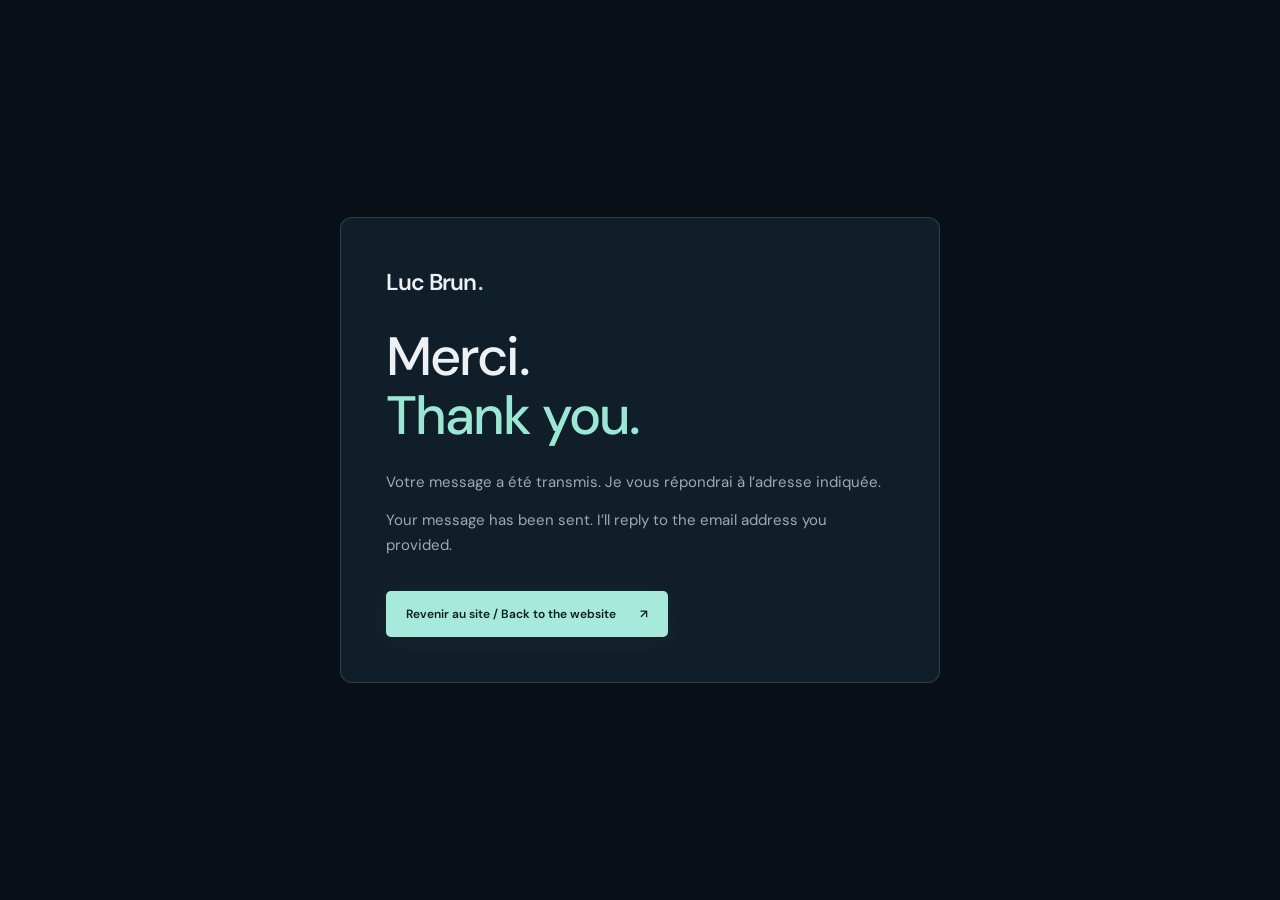
<file: merci.html>
<!doctype html><html lang="fr"><head><meta charset="utf-8"><meta name="viewport" content="width=device-width,initial-scale=1"><meta name="robots" content="noindex"><meta name="theme-color" content="#090f17"><title>Merci — Luc Brun</title><link rel="icon" href="./favicon.svg"><link rel="stylesheet" href="./style.css"><link rel="stylesheet" href="./polish.css?v=20261107-polish2"></head><body class="thanks-page"><main class="thanks-card"><a class="wordmark" href="./cv.html">Luc Brun<span class="wordmark-dot">.</span></a><h1>Merci.<br><em>Thank you.</em></h1><p>Votre message a été transmis. Je vous répondrai à l’adresse indiquée.</p><p lang="en">Your message has been sent. I’ll reply to the email address you provided.</p><a class="button primary" href="./cv.html">Revenir au site / Back to the website <span aria-hidden="true">↗</span></a></main></body></html>
</file>
<file: style.css>
@font-face{font-family:DM Sans;src:url("./dm-sans-400.ttf") format("truetype");font-style:normal;font-weight:400;font-display:swap}@font-face{font-family:DM Sans;src:url("./dm-sans-500.ttf") format("truetype");font-style:normal;font-weight:500;font-display:swap}@font-face{font-family:DM Sans;src:url("./dm-sans-600.ttf") format("truetype");font-style:normal;font-weight:600;font-display:swap}*{box-sizing:border-box}html{scroll-behavior:smooth;scroll-padding-top:100px}body{margin:0;background:#090f17;color:#edf1f4;font-family:'DM Sans','Segoe UI',Arial,sans-serif;font-size:15px;line-height:1.7;-webkit-font-smoothing:antialiased}::selection{background:#9ce7d4;color:#09131c}a{color:inherit;text-decoration:none}button{font:inherit;color:inherit;cursor:pointer}button,a,summary{-webkit-tap-highlight-color:transparent}button{border:0}a:focus-visible,button:focus-visible,summary:focus-visible{outline:2px solid #a0eddb;outline-offset:6px;border-radius:3px}button:disabled{cursor:default}h1,h2,h3,h4,p{margin:0}h1,h2,h3,h4{line-height:1.18;letter-spacing:-.035em;font-weight:500}p{color:#9caab8}em{font-style:normal;color:#9ce7d4}svg{display:block}section{scroll-margin-top:20px}.mono,.eyebrow,.tags,.hero-affiliations,.network-node,.network-caption,.hero-bottom,.scroll-cue,.label-pill,.diagram-top,.diagram-footer,.paper-meta,.paper-authors,.chart-x,.chart-y,.timeline-date,.window-dots,.languages{font-family:'SFMono-Regular',Consolas,'Liberation Mono',monospace}.sr-only{position:absolute;width:1px;height:1px;padding:0;margin:-1px;overflow:hidden;clip:rect(0,0,0,0);white-space:nowrap;border:0}.skip{position:fixed;top:-100px;left:20px;background:#9ce7d4;color:#0a1119;padding:12px 20px;z-index:100}.skip:focus{top:12px}.reading-progress{position:fixed;top:0;left:0;height:2px;background:#9ce7d4;width:0;z-index:50}.header{height:94px;padding:0 6.3%;border-bottom:1px solid #ffffff0c;display:flex;align-items:center;justify-content:space-between;background:#090f17e8;backdrop-filter:blur(18px);position:sticky;top:0;z-index:30}.wordmark{display:flex;align-items:center;gap:12px;font-size:23px;letter-spacing:-1px;font-weight:600;white-space:nowrap}.wordmark svg{color:#9ce7d4}.wordmark-dot{color:#9ce7d4;margin-left:-10px}.header nav{display:flex;gap:32px}.header nav a{color:#9daab7;font-size:13px;transition:color .2s}.header nav a:hover,.header nav a.current{color:#9ce7d4}.header-actions{display:flex;gap:24px;align-items:center}.language{font-size:11px;padding:8px 0;background:none;letter-spacing:1px}.language span{color:#6d7c8b}.small-cta{font-size:12px;border:1px solid #ffffff25;border-radius:6px;padding:8px 17px;display:flex;gap:15px}.small-cta:hover{border-color:#9ce7d4}.hero{min-height:745px;max-width:1600px;margin:auto;position:relative;padding:104px 6.3% 100px;display:grid;grid-template-columns:1.03fr 1fr;align-items:center;overflow:hidden}.hero:before{content:'';position:absolute;inset:0;pointer-events:none;background-image:radial-gradient(#cbdce11b .6px,transparent .6px);background-size:28px 28px;mask-image:linear-gradient(to right,transparent 10%,#000 90%)}.hero-copy{position:relative;z-index:2;padding-bottom:20px}.eyebrow{font-size:10px;letter-spacing:2px;color:#9baab8;font-weight:400;display:flex;align-items:center;gap:10px}.status-dot{display:inline-block;width:6px;height:6px;border-radius:50%;background:#9ce7d4;box-shadow:0 0 12px #9ce7d480;flex-shrink:0}.hero-intro{margin:36px 0 10px;font-size:17px;color:#bac4cd}.hero h1{font-size:clamp(52px,5.15vw,78px);line-height:1.08;letter-spacing:-.055em;font-weight:400;max-width:750px}.hero h1 em{display:inline-block;font-family:Georgia,'Times New Roman',serif;font-weight:400;font-style:italic;letter-spacing:-.05em}.hero-description{max-width:420px;font-size:15px;line-height:1.9;margin-top:28px}.hero-buttons{display:flex;align-items:center;gap:14px;margin-top:35px}.button{display:inline-flex;align-items:center;justify-content:center;gap:24px;padding:13px 20px;font-size:12px;border-radius:5px;transition:transform .2s,background .2s}.button:hover{transform:translateY(-3px)}.primary{background:#a7eadb;color:#0c201e;font-weight:600;box-shadow:0 3px 25px #9ce7d410}.primary:hover{background:#c1f4e8}.quiet{padding-left:16px;color:#bec7cf}.quiet:hover{background:#ffffff08}.hero-affiliations{margin-top:48px;display:flex;align-items:center;gap:14px;color:#91a1af;font-size:10px}.hero-affiliations i{font-style:normal;color:#48606a}.network-stage{height:490px;position:relative;min-width:0;align-self:center;margin-left:-45px;margin-right:-32px}.network-stage:before{content:'';position:absolute;inset:0;background:radial-gradient(ellipse at 50% 50%,#428c8417,transparent 65%);pointer-events:none}#network{width:100%;height:100%;display:block;position:relative;z-index:1}.network-coordinates{position:absolute;top:-26px;right:12px;font:8px/1.8 Consolas,monospace;color:#69818a;letter-spacing:1.6px}.network-orbit{position:absolute;width:86%;height:44%;left:7%;top:29%;border:1px solid #9ce7d418;transform:rotate(-28deg);border-radius:50%;pointer-events:none}.network-orbit:before{content:'';position:absolute;inset:-32% 17%;border:1px solid #9ce7d40b;border-radius:50%}.network-node{position:absolute;z-index:3;font-size:8px;letter-spacing:1px;display:flex;align-items:center;gap:8px;padding:9px 10px;background:#0c151ee6;border:1px solid #688f9638;border-radius:4px;transition:color .2s,border-color .2s,transform .2s;white-space:nowrap}.network-node:hover,.network-node:focus-visible{color:#9ce7d4;border-color:#9ce7d4;transform:translateY(-3px)}.node-dot{height:5px;width:5px;border-radius:50%;background:#9ce7d4;box-shadow:0 0 8px #9ce7d4}.node-safety{top:21%;left:12%}.node-agents{top:56%;right:0}.node-agents .node-dot{background:#b7aff2}.node-models{bottom:13%;left:13%}.network-caption{position:absolute;bottom:-24px;left:6%;right:0;display:flex;align-items:center;gap:9px;font-size:8px;color:#7b919d;letter-spacing:.4px;z-index:3}.network-caption .status-dot{width:4px;height:4px}.network-caption button{margin-left:auto;background:none;border:1px solid #ffffff1c;border-radius:50%;width:27px;height:27px;font:11px Arial;display:grid;place-items:center;color:#a5bdc5}.scroll-cue{position:absolute;bottom:64px;left:6.3%;font-size:8px;color:#8ea0ad;letter-spacing:1.7px;display:flex;align-items:center;gap:13px}.scroll-cue>span:first-child{color:#9ce7d4;font-size:16px;animation:scroll-bob 2.5s ease-in-out infinite}.hero-bottom{position:absolute;bottom:0;left:6.3%;right:6.3%;display:flex;justify-content:space-between;border-bottom:1px solid #ffffff16;padding-bottom:17px;font-size:8px;letter-spacing:1.1px;color:#576d7c}.identity-strip{display:flex;gap:26px;justify-content:center;align-items:center;max-width:1400px;margin:0 auto;padding:43px 6.3% 9px;font-size:14px;color:#8b9ca9;letter-spacing:-.2px}.identity-strip span:last-child{color:#c5d1d8}.identity-strip svg{width:76px;height:20px;stroke:#73998e;fill:none;stroke-width:1}.section{max-width:1400px;margin:0 auto;padding:100px 6.3% 0}.section-head{margin-bottom:46px}.section-head .eyebrow{margin-bottom:20px;color:#7dc9b9}.section h2{font-size:clamp(28px,3.1vw,44px);max-width:820px;line-height:1.22;font-weight:400}.research-layout{display:grid;grid-template-columns:1fr .9fr;gap:10%;align-items:center}.research-text h3{font-size:25px;line-height:1.4;max-width:390px;margin:23px 0 20px}.research-text p{font-size:13px;line-height:1.95;margin-bottom:16px;max-width:480px}.label-pill{font-size:8px;letter-spacing:1px;display:inline-flex;gap:8px;align-items:center;padding:6px 10px;background:#9ce7d408;color:#98c8bc;border:1px solid #9ce7d424;border-radius:4px}.research-links{display:flex;gap:20px;flex-wrap:wrap;margin-top:24px}.text-link{display:inline-flex;align-items:center;gap:8px;font-size:11px;color:#9ce7d4;transition:color .2s}.text-link:hover{color:#effffb}.text-link>span[aria-hidden]{transition:transform .2s}.text-link:hover>span[aria-hidden]{transform:translate(2px,-2px)}.agent-diagram{border:1px solid #ffffff14;border-radius:9px;background:linear-gradient(145deg,#101b25,#0c131c);padding:23px 27px;box-shadow:0 20px 80px #00000013}.diagram-top{display:flex;justify-content:space-between;gap:12px;font-size:7px;color:#b5c5cd;letter-spacing:1px;border-bottom:1px solid #ffffff0d;padding-bottom:16px}.diagram-live{color:#63817b}.diagram-environment{border:1px solid #90a9b430;border-radius:5px;position:relative;padding:13px 17px 18px;margin:24px 25px 0;font-size:9px;color:#8da1ac}.window-dots{font-size:5px;letter-spacing:3px;color:#5d7580;display:block;margin-bottom:8px}.code-lines{display:grid;gap:6px;margin-top:13px}.code-lines i{height:3px;background:#829fa633;border-radius:4px;width:83%}.code-lines i:nth-child(2){width:62%;background:#9ce7d443}.code-lines i:last-child{width:72%}.diagram-path{display:flex;justify-content:space-around;font:8px Consolas,monospace;color:#7db7ac;padding:15px 0}.diagram-agent{margin:0 25px;border:1px solid #98dfd13b;border-radius:5px;background:#9ce7d405;text-align:center;padding:16px}.diagram-agent>.mono{font-size:7px;letter-spacing:2px;color:#88c5b8}.agent-core{font-size:15px;margin:9px 0 13px;letter-spacing:-.3px}.safety-boundary{border:1px dashed #9ce7d459;border-radius:3px;padding:7px;font:8px Consolas,monospace;color:#9ce7d4}.safety-boundary>span:first-child{margin-right:6px}.diagram-footer{text-align:center;color:#607a87;font-size:7px;margin-top:20px}.works{padding-top:120px}.work-toolbar{display:flex;justify-content:space-between;align-items:center;margin-bottom:25px}.filters{display:flex;gap:5px;flex-wrap:wrap}.filter{background:none;padding:7px 13px;font-size:10px;border-radius:4px;color:#8295a6;transition:background .2s,color .2s}.filter:hover{color:#d2dfdf}.filter.active{background:#ffffff0b;color:#d6e9e5}.work-count{color:#607785;font-size:8px;letter-spacing:1px}.publication{display:grid;grid-template-columns:.85fr 1fr;gap:7%;padding:40px;background:#0e1721;border:1px solid #ffffff13;border-radius:9px;overflow:hidden}.paper-visual{background:radial-gradient(ellipse at 50% 70%,#243b3b 0%,#142229 40%,#0d151e 80%);border-radius:4px;display:grid;place-items:center;min-height:390px;overflow:hidden;position:relative}.paper-visual:before{content:'';position:absolute;inset:0;background-image:linear-gradient(#ffffff04 1px,transparent 1px),linear-gradient(90deg,#ffffff04 1px,transparent 1px);background-size:24px 24px}.paper-sheet{background:#14212c;border:1px solid #66818b4a;width:79%;max-width:290px;padding:25px 24px 18px;transform:rotate(-6deg);box-shadow:16px 23px 40px #0005;transition:transform .6s}.publication:hover .paper-sheet{transform:rotate(-3deg) translateY(-4px)}.paper-meta{font-size:5px;color:#9ce7d4;letter-spacing:1.3px}.paper-visual-title{font-family:Georgia,serif;font-size:24px;line-height:1.22;color:#d6e2df;margin:21px 0 16px;letter-spacing:-.7px}.paper-authors{font-size:4px;color:#8aa1ab;letter-spacing:.6px;border-top:1px solid #ffffff1c;padding-top:9px}.chart{position:relative;padding:24px 2px 2px 9px}.chart svg{width:100%;height:auto;overflow:visible}.chart-y{position:absolute;transform:rotate(-90deg);font-size:4px;letter-spacing:1px;top:55%;left:-27px;color:#7d969e}.chart-x{font-size:4px;letter-spacing:.6px;color:#7d969e;display:block;text-align:center;margin-top:9px}.chart-grid{stroke:#8da4a72c;stroke-width:1;fill:none}.chart-line-a{stroke:#94e3d6;stroke-width:2;fill:none}.chart-line-b{stroke:#ada2e3;stroke-width:2;fill:none;stroke-dasharray:4 4}.publication-copy{padding:8px 0;align-self:center}.publication-copy .eyebrow{font-size:8px;color:#a5a0cf;letter-spacing:1.5px}.publication h3{font-size:27px;line-height:1.35;margin:16px 0 11px;letter-spacing:-.6px}.authors{font-size:9px!important;color:#758b9b!important;line-height:1.8!important;margin-bottom:20px!important}.authors strong{font-weight:500;color:#c6dbd5}.publication-copy p{font-size:12px;line-height:1.9;color:#9aaebc}.tags{display:flex;flex-wrap:wrap;gap:7px;margin-top:18px}.tags span{display:inline-block;border:1px solid #a3bdc11b;border-radius:4px;font-size:8px;padding:4px 8px;color:#9dabb9;line-height:1.5}.work-links{display:flex;gap:25px;flex-wrap:wrap;margin-top:25px}.citation-button{background:none;border-bottom:1px solid #6b7f863b;padding:0 0 3px;font-size:9px;color:#7e949f;margin-top:19px;display:flex;gap:20px}.citation-button:hover{color:#d6e9e5}.project-grid{display:grid;grid-template-columns:1fr 1fr;gap:22px;margin-top:22px}.project{padding:25px 30px 30px;border:1px solid #ffffff15;background:linear-gradient(145deg,#0e1721,#0b131d);border-radius:8px;transition:border-color .25s,transform .25s;display:flex;flex-direction:column}.project:hover{border-color:#9ce7d451;transform:translateY(-3px)}.project-top{display:flex;justify-content:space-between;align-items:center;color:#718b98}.project-top .mono{font-size:7px;letter-spacing:1.6px}.project-symbol{color:#a1bcb9;font-size:23px;line-height:1}.mini-graph{height:145px;margin:6px 0 5px}.mini-graph svg{width:100%;height:100%;overflow:visible}.mini-graph path{stroke:#7dc5be3f;fill:none;stroke-width:1}.mini-graph .graph-pulse{stroke:#9ce7d4;stroke-dasharray:15 280;animation:signal-flow 6s linear infinite;filter:drop-shadow(0 0 4px #9ce7d4)}.mini-graph circle{stroke:#7bc8c3;stroke-width:1;fill:#12262b}.mini-graph text{font:6px Consolas,monospace;letter-spacing:1px;text-anchor:middle;fill:#779a9f}.project h3{font-size:22px;margin-bottom:15px;letter-spacing:-.5px}.project p{font-size:12px;line-height:1.95;max-width:430px}.project .text-link{margin-top:24px;align-self:flex-start}.project .tags{margin-top:auto;padding-top:18px}.token-visual{height:145px;display:flex;align-items:center;justify-content:center;gap:19px;font:9px Consolas,monospace;color:#9e9ac8}.token-visual>span{border:1px solid #8b86b836;padding:9px;border-radius:3px;background:#a899ee05}.token-visual>i{font-style:normal;color:#516878}.attention-stack{display:flex;flex-direction:column;gap:5px;transform:rotate(-8deg)}.attention-stack b{font-size:8px;font-weight:400;padding:5px 13px;border:1px solid #a49adb33;border-radius:3px;background:#a49adb08;animation:attention-glow 6s ease-in-out infinite}.attention-stack b:nth-child(2){animation-delay:1s;margin-left:8px}.attention-stack b:nth-child(3){animation-delay:2s;margin-left:16px}.more-work{text-align:right;margin-top:22px}.more-work .text-link{font-size:10px;color:#8d9fac}.journey{padding-top:120px}.journey-layout{display:grid;grid-template-columns:1.6fr 1fr;gap:10%}.timeline-item{position:relative;padding-left:25px;border-left:1px solid #ffffff18;padding-bottom:35px}.timeline-item:before{content:'';position:absolute;left:-4px;top:5px;width:7px;height:7px;background:#17222d;border:1px solid #7ca09e;border-radius:50%}.timeline-item:first-child:before{background:#9ce7d4;box-shadow:0 0 12px #9ce7d470}.timeline-date{font-size:8px;letter-spacing:1px;color:#78909c;margin-bottom:9px}.timeline-body h3{font-size:18px;margin:0 0 5px;letter-spacing:-.3px;line-height:1.5}.organization{font-size:11px;color:#9ce7d4;display:inline-flex;gap:5px}.timeline-body p{font-size:12px;line-height:1.9;margin:12px 0 0}.timeline-body .tags{margin-top:12px}.timeline-body details{margin-top:14px}.timeline-body details summary{font-size:10px;color:#8aa5ad}.timeline-body details p{font-size:11px}details summary{cursor:pointer;list-style:none;display:flex;justify-content:space-between;align-items:center;gap:20px}details summary::-webkit-details-marker{display:none}details summary>span:last-child{color:#92b4b2}details[open]>summary>span:last-child:not([data-en]){transform:rotate(45deg)}details summary:hover{color:#9ce7d4}.earlier{border-top:1px solid #ffffff15;border-bottom:1px solid #ffffff15;margin:0 0 0 25px;padding:17px 0}.earlier summary{font-size:11px;color:#91a7b1}.earlier-content{padding:20px 0 8px}.earlier-content h4{font-size:13px;margin-bottom:6px}.earlier-content p{font-size:11px;margin-bottom:18px}.education{border-left:1px solid #ffffff12;padding-left:35px;align-self:start}.education>.eyebrow{color:#778e99;font-size:8px;margin-bottom:24px}.education-item{margin-bottom:30px}.education-item>.mono{font-size:8px;color:#667e8b;letter-spacing:1px}.education-item h3{font-size:18px;margin:8px 0 10px}.education-item p{font-size:12px;line-height:1.9;margin-bottom:8px}.education-item .text-link{font-size:9px}.education details{font-size:10px;color:#7f969f;border-top:1px solid #ffffff12;padding:15px 0}.education details p{margin-top:12px;font-size:11px}.languages{border-top:1px solid #ffffff12;margin-top:10px;padding-top:22px;display:flex;flex-direction:column;gap:10px;font-size:9px;color:#a0c3bc}.languages b{color:#7f949e;font-size:9px;font-weight:400;margin-left:15px}.toolkit{padding-top:120px}.skill-groups{display:grid;grid-template-columns:1fr 1.3fr .85fr;gap:35px;margin-bottom:55px}.skill-group{border-top:1px solid #ffffff1b;padding-top:18px}.skill-group>.mono{color:#536f7b;font-size:8px}.skill-group h3{font-size:17px;margin:12px 0 20px;letter-spacing:-.2px}.skill-group .tags{gap:7px}.skill-group .tags span{font-size:9px;padding:5px 8px;border-color:#a3bdc113;background:#91bfba04}.certifications{background:#0d1620;border:1px solid #ffffff12;border-radius:8px;padding:32px}.cert-heading{display:flex;justify-content:space-between;gap:20px;margin-bottom:25px;align-items:center}.cert-heading .eyebrow{font-size:7px;margin-bottom:12px;color:#718e97}.cert-heading h3{font-size:21px}.cert-heading>.mono{font-size:7px;color:#7a929d;white-space:nowrap;letter-spacing:1px}.cert-row{display:grid;grid-template-columns:25px 1fr auto;align-items:center;gap:15px;border-top:1px solid #ffffff0d;padding:20px 0}.cert-icon{color:#8eb5b0;font-size:20px}.cert-row h4{font-size:12px;line-height:1.5;letter-spacing:0}.cert-row p{font-size:9px;margin-top:5px;color:#738b99}.cert-row p span{color:#4e6878}.cert-row .text-link{font-size:9px;color:#93aaa9}.all-certs>summary{font-size:11px;color:#a1c8be;padding-top:15px;border-top:1px solid #ffffff10}.all-certs[open]>summary{padding-bottom:20px}.cert-note{font-size:10px;color:#6d8491;padding-top:12px}.community{border-bottom:1px solid #ffffff14;padding:22px 0}.community>summary{font-size:12px;color:#9db0bc}.community-grid{display:grid;grid-template-columns:1fr 1fr;gap:50px;padding:30px 0}.community-grid .eyebrow{font-size:7px;color:#6a8895;margin-bottom:12px}.community-grid h4{font-size:16px;letter-spacing:-.2px}.community-grid p{font-size:12px;margin:13px 0}.community-grid .text-link{margin-right:20px}.recommendations{display:grid;grid-template-columns:1fr 1fr;gap:22px;padding-top:115px}.recommendations .section-head{grid-column:1/-1;margin-bottom:10px}.testimonial{position:relative;padding:30px 30px 22px;border-top:1px solid #ffffff1c;background:linear-gradient(180deg,#a4b9bc04,transparent)}.quote-mark{font:60px Georgia,serif;line-height:1;color:#9ce7d4a6}.testimonial blockquote{font-family:Georgia,'Times New Roman',serif;font-size:19px;line-height:1.8;color:#b8c8d0;margin:0 0 28px;font-style:italic;letter-spacing:-.2px;min-height:170px}.testimonial-person{display:flex;gap:13px;align-items:center}.person-monogram{border:1px solid #9ce7d426;color:#8ba9a7;width:35px;height:35px;border-radius:50%;display:grid;place-items:center;font:10px Consolas,monospace;background:#92bdb80a;flex-shrink:0}.testimonial-person h3{font-size:12px;letter-spacing:0;margin-bottom:5px}.testimonial-person p{font-size:9px;color:#728a98;line-height:1.8}.testimonial details{margin-top:23px;border-top:1px solid #ffffff0d;padding-top:15px}.testimonial summary{font-size:10px;color:#87a4ac}.letter{padding-top:20px}.letter p{font-size:12px;line-height:1.95;margin-bottom:15px}.contact{margin-top:95px;padding-top:75px;padding-bottom:80px;border-top:1px solid #ffffff17;position:relative;overflow:hidden}.contact .eyebrow{color:#7fc9ba}.contact h2{position:relative;z-index:1;font-size:clamp(38px,4.9vw,66px);line-height:1.15;margin:28px 0 24px;max-width:850px}.contact h2 em{font-family:Georgia,serif;font-style:italic;font-weight:400}.contact>p:not(.eyebrow){font-size:13px;line-height:1.9;max-width:480px;position:relative;z-index:1}.email-link{display:inline-flex;gap:25px;font-size:18px;letter-spacing:-.4px;margin-top:30px;padding-bottom:5px;border-bottom:1px solid #9ce7d45e;color:#d9f5ed;position:relative;z-index:1;overflow-wrap:anywhere}.email-link:hover{color:#9ce7d4}.contact-links{display:flex;gap:30px;margin-top:25px;position:relative;z-index:1}.contact-links a{font-size:10px}.contact-orbit{position:absolute;right:-40px;width:400px;height:400px;top:80px;pointer-events:none;opacity:.5}.contact-orbit i{position:absolute;inset:10%;border:1px solid #9ce7d428;border-radius:50%;transform:rotate(-30deg) scaleY(.6)}.contact-orbit i:nth-child(2){transform:rotate(35deg) scaleY(.6)}.contact-orbit i:nth-child(3){transform:rotate(90deg) scaleY(.6)}.contact-orbit b{position:absolute;inset:46%;border-radius:50%;background:#92d5c6;box-shadow:0 0 45px 8px #9ce7d426}footer{border-top:1px solid #ffffff12;display:flex;align-items:center;justify-content:space-between;gap:25px;max-width:1224px;margin:0 auto;padding:30px 0 35px;color:#708795}footer .wordmark{font-size:16px;color:#bacdce}footer .wordmark-dot{margin-left:-11px}footer>span{font-size:9px}footer>div{display:flex;gap:20px;font-size:9px}footer button{background:none;padding:0;color:#708795;font-size:9px}footer a:hover,footer button:hover{color:#9ce7d4}.noscript-note{font-size:11px;color:#97a9b2;padding:20px 6%}.work-item[hidden]{display:none!important}.project-grid:has(.work-item:not([hidden]):only-child){grid-template-columns:1fr}.work-highlight{outline:1px solid #9ce7d45c;outline-offset:6px}.reveal{opacity:1;transform:none}.js-ready .reveal:not(.visible){opacity:0;transform:translateY(20px)}.js-ready .reveal{transition:opacity .7s ease,transform .7s ease}.js-ready .reveal.visible{opacity:1;transform:none}body.motion-paused *,body.motion-paused *:before,body.motion-paused *:after{animation-play-state:paused!important}.motion-paused{scroll-behavior:auto}@keyframes signal-flow{to{stroke-dashoffset:-590}}@keyframes attention-glow{0%,100%{border-color:#a49adb33;background:#a49adb08}40%{border-color:#c5b8fb9c;background:#a49adb20}}@keyframes scroll-bob{0%,100%{transform:translateY(0)}50%{transform:translateY(5px)}}
@media(min-width:1600px){.header{padding-left:max(6.3%,calc((100vw - 1400px)/2 + 88px));padding-right:max(6.3%,calc((100vw - 1400px)/2 + 88px))}.hero{padding-left:12%;padding-right:12%;grid-template-columns:1.1fr 1fr}.network-stage{margin-right:-80px}.hero-bottom{left:12%;right:12%}.scroll-cue{left:12%}}
@media(max-width:1100px){.hero{min-height:700px;padding-top:70px;padding-bottom:110px}.hero h1{font-size:57px}.network-stage{margin-left:-30px;height:430px;margin-right:-10px}.network-node{font-size:7px;padding:7px}.node-agents{right:0}.hero-affiliations{gap:9px;font-size:8px}.hero-buttons{gap:5px}.button{gap:14px;padding:12px 15px}.hero-description{max-width:350px;font-size:13px}.section{padding-left:7%;padding-right:7%}.research-layout{gap:6%}.publication{padding:28px;gap:5%}.publication h3{font-size:23px}.paper-visual{min-height:365px}.paper-sheet{width:85%;padding:22px 19px}.paper-visual-title{font-size:22px}.work-links{gap:15px}.journey-layout{gap:7%;grid-template-columns:1.4fr 1fr}.skill-groups{gap:24px}.testimonial blockquote{font-size:17px;min-height:190px}.contact{margin-left:7%;margin-right:7%;padding-left:0;padding-right:0}.contact-orbit{right:-80px;opacity:.35}footer{margin:0 7%;flex-wrap:wrap}.header nav{gap:22px}.header{padding:0 5%}.header-actions{gap:18px}}
@media(max-width:760px){html{scroll-padding-top:85px}.header{height:76px;padding:0 6%}.wordmark{font-size:21px;gap:9px}.header nav{display:none}.header-actions{gap:18px}.small-cta{padding:6px 12px}.hero{grid-template-columns:1fr;padding:52px 7% 100px;min-height:auto;overflow:hidden}.hero-copy{padding-bottom:0}.eyebrow{font-size:8px;letter-spacing:1.6px}.hero-intro{margin-top:28px;font-size:15px}.hero h1{font-size:clamp(46px,9.2vw,68px);max-width:650px}.hero-description{font-size:14px;max-width:440px;margin-top:22px}.hero-buttons{margin-top:25px;gap:14px}.button{font-size:11px;padding:12px 17px}.hero-affiliations{font-size:8px;gap:12px;margin-top:30px}.network-stage{height:360px;width:100%;margin:12px 0 25px}.network-coordinates{top:18px;right:0;font-size:6px}.network-caption{bottom:4px;font-size:7px;left:0}.network-node{font-size:7px}.node-safety{top:25%;left:5%}.node-agents{right:0;top:55%}.node-models{bottom:18%;left:9%}.scroll-cue{bottom:49px;font-size:7px}.hero-bottom{font-size:6px;padding-bottom:13px;left:7%;right:7%}.identity-strip{font-size:11px;gap:14px;padding:30px 7% 0}.identity-strip svg{width:40px;flex-shrink:0}.section{padding-top:75px}.section-head{margin-bottom:30px}.section-head .eyebrow{font-size:8px;letter-spacing:1.4px;margin-bottom:16px}.section h2{font-size:30px;line-height:1.25}.research-layout{grid-template-columns:1fr;gap:32px}.research-text h3{font-size:24px;max-width:450px;margin-top:20px}.research-text p{font-size:13px;max-width:none}.research-links{margin-top:20px}.agent-diagram{width:100%;max-width:450px;padding:22px;justify-self:center}.diagram-environment{margin:20px 30px 0}.diagram-agent{margin:0 30px}.diagram-top{font-size:6px}.diagram-footer{font-size:7px}.work-toolbar{align-items:flex-start;gap:12px}.filters{gap:2px}.filter{font-size:9px;padding:6px 9px}.work-count{font-size:6px;padding-top:8px;white-space:nowrap}.publication{grid-template-columns:1fr;padding:20px;gap:25px}.paper-visual{min-height:310px;max-height:340px}.paper-sheet{max-width:230px;padding:22px}.paper-visual-title{font-size:22px}.publication h3{font-size:25px}.publication-copy{padding:0 2px 9px}.publication-copy p{font-size:12px}.publication-copy .eyebrow{font-size:7px}.work-links{gap:25px}.project-grid{grid-template-columns:1fr;gap:18px;margin-top:18px}.project{padding:22px 24px 26px}.project h3{font-size:23px}.project p{max-width:none;font-size:12px}.mini-graph,.token-visual{height:135px}.journey-layout{grid-template-columns:1fr;gap:40px}.timeline-body h3{font-size:18px}.timeline-body p{font-size:12px}.education{padding:25px 0 0;border-left:0;border-top:1px solid #ffffff14}.education-item{display:inline-block;vertical-align:top;width:48%;padding-right:18px}.education-item h3{font-size:16px}.education-item p{font-size:11px}.education>.eyebrow{margin-bottom:20px}.languages{flex-direction:row;gap:20px}.skill-groups{grid-template-columns:1fr;gap:26px;margin-bottom:35px}.skill-group{display:grid;grid-template-columns:25px 1fr;padding-top:15px;column-gap:10px}.skill-group h3{margin:0;font-size:17px}.skill-group>.mono{padding-top:5px}.skill-group .tags{grid-column:2;margin-top:17px}.skill-group .tags span{font-size:9px}.certifications{padding:22px 20px}.cert-heading{gap:10px;align-items:flex-start;flex-direction:column;margin-bottom:20px}.cert-heading h3{font-size:21px;max-width:300px}.cert-heading>.mono{font-size:7px}.cert-row{grid-template-columns:20px 1fr;gap:10px;padding:17px 0}.cert-row .text-link{grid-column:2;justify-self:start;font-size:9px}.cert-row h4{font-size:11px}.cert-row p{font-size:8px}.cert-icon{font-size:18px;align-self:start}.all-certs>summary{font-size:10px}.community>summary{font-size:11px}.community-grid{grid-template-columns:1fr;gap:26px}.recommendations{grid-template-columns:1fr;gap:20px}.recommendations .section-head{margin-bottom:8px}.testimonial{padding:24px 20px 22px}.testimonial blockquote{font-size:18px;min-height:0;margin-bottom:25px}.testimonial-person h3{font-size:12px}.testimonial-person p{font-size:9px}.contact{margin-top:55px;padding-top:55px;padding-bottom:55px}.contact h2{font-size:39px;margin:24px 0 22px}.contact>p:not(.eyebrow){font-size:12px;max-width:330px}.contact-orbit{width:300px;height:300px;top:130px;right:-160px;opacity:.2}.email-link{font-size:clamp(12px,3.4vw,18px);gap:15px}.contact-links{gap:24px;margin-top:22px}footer{padding:25px 0 30px;gap:18px}footer>.wordmark{width:100%}footer>span{font-size:8px}footer>div{font-size:8px;gap:18px}footer button{font-size:8px}}
@media(prefers-reduced-motion:reduce){html{scroll-behavior:auto}*,*:before,*:after{animation:none!important;transition:none!important}.js-ready .reveal:not(.visible){opacity:1;transform:none}.scroll-cue>span:first-child{animation:none}}
@media print{body{background:white;color:#17222c;font-size:10pt}.header,.hero,.identity-strip,.network-stage,.contact-orbit,.filters,.work-count,.paper-visual,.mini-graph,.token-visual,.reading-progress,.scroll-cue,footer button{display:none!important}.section{padding:25px 0 0;max-width:100%}.section h2{font-size:22pt}.section-head{margin-bottom:15px}.research-layout,.journey-layout,.publication{display:block}.agent-diagram{display:none}.publication,.project,.certifications,.testimonial{background:white;border-color:#ddd;padding:15px;break-inside:avoid}.project-grid,.recommendations{display:block}.education{margin-top:20px}.tags span{color:#444;border-color:#ccc}p,.authors,.testimonial blockquote{color:#333!important}.reveal{opacity:1!important;transform:none!important}a{color:#235b54!important}.testimonial blockquote{min-height:0}.contact{margin-top:20px}.contact h2{font-size:25pt}details:not([open]){display:none}.skill-groups{gap:20px}h2,h3,h4{break-after:avoid}footer{padding:20px 0;margin:0}.contact-links{margin:10px 0}.timeline-body{break-inside:avoid}}

[hidden]{display:none!important}
</file>
<file: network.css>
/* One continuous network, from the introduction to the navigation. */
.network-world{position:fixed;inset:0;z-index:0;pointer-events:none;overflow:hidden}.network-world #network{width:100%;height:100%;position:absolute;inset:0}main,footer{position:relative;z-index:1}.hero{overflow:visible}.network-stage:before{background:radial-gradient(ellipse at 50% 45%,#5cb1a51a,transparent 66%)}.network-stage{height:500px}.network-caption{bottom:-8px;right:0}.network-reticle{position:absolute;inset:8% 4% 10%;pointer-events:none}.network-reticle i{position:absolute;border:1px solid #9ce7d414;border-radius:50%;width:100%;height:52%;top:24%;transform:rotate(-24deg)}.network-reticle i:nth-child(2){transform:rotate(53deg);height:75%;width:59%;top:12%;left:20%;border-color:#b8a9f014}.network-invitation{position:absolute;z-index:4;bottom:18px;left:50%;transform:translateX(-50%);display:flex;align-items:center;gap:13px;width:230px;background:#101d25e8;backdrop-filter:blur(12px);border:1px solid #9ce7d437;padding:13px 15px;border-radius:6px;box-shadow:0 12px 45px #0003;text-align:left;font-size:11px;line-height:1.5;transition:border-color .3s,box-shadow .3s}.network-invitation:hover{border-color:#9ce7d490;box-shadow:0 0 35px #9ce7d40f}.network-invitation-icon{font-size:24px;color:#9ce7d4}.network-invitation small{display:block;font-size:8px;color:#7e9caa;margin-top:4px}.network-invitation>span:last-child{margin-left:auto;color:#9ce7d4}.node-models{bottom:25%}.node-agents{top:49%}.node-safety{top:16%}.header-network{background:none;font-size:11px;display:flex;align-items:center;gap:7px;color:#9fc5be;white-space:nowrap;padding:8px 0}.header-network>span:first-child{font-size:17px;color:#9ce7d4}.header-actions{gap:18px}.header nav{gap:25px}.research-network{height:380px;position:relative;background:radial-gradient(ellipse,#14313420,transparent 70%);border:1px solid #9ce7d41b;border-radius:10px;isolation:isolate}.research-network:after{content:'';position:absolute;inset:40px 12px 40px;background-image:radial-gradient(#9ce7d431 .6px,transparent .6px);background-size:19px 19px;pointer-events:none;opacity:.5}.research-network-top{position:absolute;top:20px;left:20px;right:20px;display:flex;justify-content:space-between;font:7px Consolas,monospace;letter-spacing:1px;color:#7da39f;z-index:2}.research-network-top>span:last-child{font-size:6px;color:#4f757a}.research-net-label{position:absolute;top:56%;font:9px Consolas,monospace;color:#a3c9c2;z-index:2;padding:4px 6px;border-radius:3px;background:#0c1923d9}.net-label-a{left:8%}.net-label-b{left:41%}.net-label-c{right:8%}.research-net-safety{position:absolute;bottom:72px;left:50%;transform:translateX(-50%);border:1px dashed #9ce7d44f;color:#9ce7d4;font:9px Consolas,monospace;border-radius:4px;padding:9px 16px;white-space:nowrap;background:#0d1924c9;z-index:2}.research-explore{position:absolute;bottom:21px;left:0;width:100%;text-align:center;background:none;font:9px Consolas,monospace;color:#83a8a7;z-index:2}.research-explore:hover{color:#c6f4e9}.neural-rail{position:fixed;left:26px;top:50%;transform:translateY(-50%) translateX(-12px);display:flex;flex-direction:column;gap:24px;z-index:15;opacity:0;pointer-events:none;transition:opacity .5s,transform .6s}.network-compact .neural-rail{opacity:1;pointer-events:auto;transform:translateY(-50%) translateX(0)}.neural-rail:before{position:absolute;content:'';left:9px;top:10px;bottom:25px;width:1px;background:linear-gradient(transparent,#9ce7d42a 10%,#9ce7d42a 85%,transparent)}.neural-rail>a{position:relative;display:flex;align-items:center;gap:12px;min-height:20px;max-width:20px;white-space:nowrap}.rail-dot{display:inline-block;width:7px;height:7px;margin-left:6px;background:#152b32;border:1px solid #81b3aa5c;border-radius:50%;transition:background .3s,box-shadow .3s;flex-shrink:0}.neural-rail a.active .rail-dot,.neural-rail a:hover .rail-dot{background:#9ce7d4;box-shadow:0 0 13px #9ce7d4a0;border-color:#9ce7d4}.rail-label{display:inline-block;opacity:0;transform:translateX(-5px);transition:opacity .2s,transform .2s;font:8px Consolas,monospace;letter-spacing:.4px;background:#101d26ed;color:#b6d1cc;padding:6px 9px;border:1px solid #9ce7d429;border-radius:4px;pointer-events:none;box-shadow:0 8px 25px #0003}.rail-label b{font-weight:400;color:#6d9b92;margin-right:5px}.neural-rail a:hover .rail-label,.neural-rail a:focus-visible .rail-label{opacity:1;transform:translateX(0)}.rail-explore{background:#10252b;border:1px solid #9ce7d439;color:#9ce7d4;width:25px;height:25px;border-radius:50%;font-size:15px;position:relative;margin-left:-3px;line-height:1}.floating-network{display:none}.contact-network-anchor{position:absolute;right:-30px;width:370px;height:370px;top:95px;pointer-events:none;z-index:-1;opacity:.4}.paper-original{min-width:0;align-self:center;display:flex;align-items:center;justify-content:center;flex-direction:column;padding:10px 0}.paper-preview{background:none;display:block;width:min(100%,310px);padding:0;position:relative;border-radius:3px;transform:rotate(-3deg);transition:transform .4s;box-shadow:0 12px 45px #0005}.paper-preview:hover{transform:rotate(0) translateY(-4px)}.paper-preview img{display:block;width:100%;height:auto;border-radius:3px;opacity:.95}.paper-zoom{position:absolute;inset:auto 10px 10px;display:flex;justify-content:center;gap:8px;align-items:center;border:1px solid #91b0a648;background:#0c202cef;color:#cae5df;backdrop-filter:blur(12px);border-radius:4px;padding:10px 8px;font-size:9px;box-shadow:0 4px 12px #0002}.paper-zoom>span:first-child{font-size:17px}.paper-original>p{font:7px/1.6 Consolas,monospace;color:#718c99;margin-top:18px;text-align:center}.publication{gap:7%;grid-template-columns:.82fr 1fr}.publication h3{font-size:26px}.publication-copy .eyebrow{font-size:7px}
dialog{color:#e4edf0;padding:0;border:1px solid #6c8a9538;background:#0b131e;border-radius:12px;box-shadow:0 30px 150px #000b}dialog::backdrop{background:#03080dd9;backdrop-filter:blur(14px)}body.dialog-open{overflow:hidden}.dialog-close{background:#ffffff05;border:1px solid #b2d2d323;border-radius:50%;width:35px;height:35px;font:23px Arial,sans-serif;color:#a4bbc3;flex-shrink:0;display:grid;place-items:center}.dialog-close:hover{color:#defaf2;border-color:#9ce7d4}#network-dialog{width:min(1180px,94vw);height:min(760px,91dvh);max-height:94dvh;max-width:96vw;overflow:hidden}.explorer-shell{display:flex;flex-direction:column;height:100%;padding:28px 32px 16px}.explorer-top{display:flex;justify-content:space-between;gap:20px;align-items:flex-start;padding-bottom:22px}.explorer-top .eyebrow{font-size:7px;color:#71a69d;letter-spacing:1.8px}.explorer-top h2{font-size:31px;font-weight:400;letter-spacing:-1px;margin:11px 0 0}.explorer-layout{display:grid;grid-template-columns:1fr 290px;flex:1;min-height:0;gap:25px}.explorer-map{position:relative;min-width:0;min-height:0;background:radial-gradient(ellipse at 45% 45%,#25464b26,transparent 70%);border:1px solid #9ce7d415;border-radius:7px;overflow:hidden}.explorer-map:before{content:'';position:absolute;inset:0;background-image:radial-gradient(#b4ddd62a .6px,transparent .6px);background-size:22px 22px;pointer-events:none}.explorer-map canvas{width:100%;height:100%;display:block;position:absolute;inset:0;pointer-events:none}.explorer-nodes{position:absolute;inset:0;pointer-events:none}.map-node{position:absolute;transform:translate(-50%,-8px);width:140px;background:none;font:8px/1.4 Consolas,monospace;letter-spacing:.3px;color:#8ba9b4;display:flex;flex-direction:column;align-items:center;padding:0;gap:10px;pointer-events:auto;touch-action:none;user-select:none;transition:color .25s;cursor:grab}.map-node:active{cursor:grabbing}.map-node i{width:10px;height:10px;display:block;border:1px solid #a0b9c3a1;border-radius:50%;background:#122332;flex-shrink:0;position:relative}.map-node>span{border:1px solid transparent;border-radius:4px;padding:4px 7px;background:#0b1520e8;max-width:145px}.map-topic{color:#b6d6cf;font-size:8px;transform:translate(-50%,-12px);width:170px;letter-spacing:1px}.map-topic i{height:23px;width:23px;border-color:#9ce7d49c;background:#15322f;box-shadow:0 0 20px #9ce7d417}.map-topic i:after{content:'';position:absolute;inset:7px;border-radius:50%;background:#9ce7d4;box-shadow:0 0 10px #9ce7d4a1}.map-node.related{color:#c8e2dd}.map-node.related i{border-color:#9ce7d4;background:#21443e}.map-node.selected>span{border-color:#9ce7d46e;color:#c2f1e4;background:#12302d}.map-node.selected i{border-color:#d9fff5;box-shadow:0 0 25px #9ce7d470;background:#9ce7d4}.map-node:not(.related):not(.selected).muted{opacity:.4}.map-node:hover>span{border-color:#9ce7d440;color:#d5f5ec}.map-instructions{position:absolute;bottom:15px;left:16px;font:7px Consolas,monospace;color:#5f828f;max-width:58%;pointer-events:none}.map-reset{position:absolute;bottom:11px;right:13px;background:none;font:8px Consolas,monospace;color:#7da49f;padding:4px}.map-reset:hover{color:#c0f3e4}.explorer-panel{padding:24px 0 0 3px;overflow-y:auto;min-width:0}.panel-index{color:#6d9791;font-size:8px;letter-spacing:1.5px;margin-bottom:22px}.explorer-panel h3{font-size:25px;line-height:1.25;margin-bottom:17px;letter-spacing:-.7px}.explorer-panel>p{font-size:12px;line-height:1.95;color:#8ca5b3}.explorer-panel .button{font-size:10px;padding:11px 15px;gap:10px;margin-top:25px}#node-connections{margin-top:23px;padding-top:17px;border-top:1px solid #9ce7d419}#node-connections>p{font:7px Consolas,monospace;color:#668d96;letter-spacing:1.2px;margin-bottom:10px}#node-connections>div{display:flex;flex-wrap:wrap;gap:7px}.connection-chip{background:#10232b;border:1px solid #9ce7d426;border-radius:4px;font-size:9px;padding:5px 9px;color:#9dc1b9}.connection-chip:hover{border-color:#9ce7d4;color:#d4f4eb}.explorer-legend{margin-top:30px;display:flex;flex-direction:column;gap:10px;font:7px Consolas,monospace;color:#60818f}.explorer-legend>span{display:flex;gap:8px;align-items:center}.explorer-legend i{display:block;width:8px;height:8px;border:1px solid #8aafaf;border-radius:50%}.explorer-legend>span:first-child i{background:#9ce7d4;border-color:#9ce7d4}.explorer-bottom{display:flex;justify-content:space-between;gap:25px;font:7px/1.6 Consolas,monospace;color:#52737e;padding-top:15px}.explorer-bottom>span:first-child{max-width:48%}#paper-dialog{width:min(950px,94vw);max-height:93dvh;overflow:hidden}.paper-dialog-top{display:flex;justify-content:space-between;align-items:center;padding:20px 25px;gap:15px;border-bottom:1px solid #ffffff12}.paper-dialog-top .eyebrow{font-size:7px;margin-bottom:7px;color:#7fc9b8}.paper-dialog-top h2{font-size:21px;letter-spacing:-.6px}.paper-dialog-scroll{max-height:calc(93dvh - 153px);overflow-y:auto;padding:20px;background:#18212b}.paper-dialog-scroll img{display:block;width:100%;height:auto;max-width:820px;margin:0 auto;background:white}.paper-dialog-links{display:flex;gap:25px;padding:17px 25px;font-size:11px;color:#9ce7d4}.paper-dialog-links a:hover{color:#e0fff5}body.dialog-open .network-world{opacity:.15}
@media(min-width:1400px){.neural-rail{left:max(25px,calc((100vw - 1400px)/2 + 25px))}}
@media(max-width:1100px){.header nav{gap:17px}.header-actions{gap:14px}.header-network{font-size:10px}.network-stage{height:455px}.network-invitation{width:220px;bottom:18px}.research-network{height:360px}.neural-rail{display:none}.explorer-layout{grid-template-columns:1fr 245px;gap:20px}.explorer-panel h3{font-size:23px}.explorer-top h2{font-size:27px}.explorer-shell{padding:24px 25px 15px}.map-node{font-size:7px;width:125px}.map-topic{font-size:7px;width:135px}.publication h3{font-size:24px}}
@media(max-width:760px){.header-actions{gap:14px}.header-network{padding:4px}.header-network>[data-en]{display:none}.header-network>span:first-child{font-size:21px}.header nav{display:none}.network-stage{height:395px;margin-top:12px;margin-bottom:24px}.network-coordinates{top:15px}.network-invitation{bottom:30px;width:230px}.network-caption{bottom:-3px;left:0;font-size:6px;right:0}.node-safety{top:12%;left:4%}.node-agents{top:43%;right:-2%}.node-models{bottom:31%;left:4%}.network-reticle{inset:5% 5% 15%}.research-network{height:325px;max-width:450px;width:100%;justify-self:center}.research-net-label{font-size:8px}.research-net-safety{bottom:64px;font-size:8px}.research-explore{font-size:8px}.research-network-top{font-size:6px;left:15px;right:15px}.floating-network{display:flex;gap:8px;align-items:center;position:fixed;bottom:18px;right:18px;z-index:20;background:#132b30ed;border:1px solid #9ce7d456;backdrop-filter:blur(16px);border-radius:30px;font-size:10px;padding:10px 15px;box-shadow:0 5px 25px #0005;opacity:0;pointer-events:none;transition:opacity .3s}.network-compact .floating-network{opacity:1;pointer-events:auto}.floating-network>span:first-child{font-size:17px;color:#9ce7d4}.contact-network-anchor{width:280px;height:280px;right:-100px;top:130px}.paper-original{padding:14px 10px 0}.paper-preview{width:235px;max-width:92%}.paper-original>p{font-size:6px;margin-top:14px}.publication{grid-template-columns:1fr}.publication h3{font-size:24px}#network-dialog{width:96vw;height:94dvh;max-height:94dvh;max-width:96vw;border-radius:9px}.explorer-shell{padding:18px 14px 12px}.explorer-top{padding-bottom:14px;align-items:center}.explorer-top .eyebrow{font-size:6px;letter-spacing:1px}.explorer-top h2{font-size:23px;margin-top:8px}.dialog-close{width:31px;height:31px;font-size:22px}.explorer-layout{grid-template-columns:1fr;grid-template-rows:minmax(200px,1fr) 195px;gap:12px;min-height:0}.explorer-map{min-height:180px}.map-node{width:96px;font-size:6px;gap:6px}.map-node>span{padding:3px 4px;max-width:105px}.map-topic{font-size:6px;width:112px;letter-spacing:.3px}.map-topic i{width:17px;height:17px}.map-topic i:after{inset:5px}.map-node.map-topic{transform:translate(-50%,-9px)}.map-node:not(.map-topic){transform:translate(-50%,-5px)}.map-node i{width:8px;height:8px}.map-instructions{font-size:5px;left:10px;bottom:10px;max-width:58%}.map-reset{font-size:6px;right:6px;bottom:6px}.explorer-panel{padding:10px 6px 10px;position:relative;display:grid;grid-template-columns:1fr auto;align-content:start;column-gap:10px}.panel-index{font-size:6px;margin-bottom:8px;grid-column:1/-1}.explorer-panel h3{font-size:20px;margin-bottom:10px;grid-column:1/-1}.explorer-panel>p{font-size:10px;line-height:1.7;grid-column:1/-1}.explorer-panel .button{font-size:9px;padding:8px 10px;margin-top:13px;grid-column:2;grid-row:4;align-self:start}.explorer-legend{display:none}#node-connections{margin-top:12px;padding-top:0;border-top:0;grid-column:1;grid-row:4}#node-connections>p{font-size:5px;margin-bottom:6px}.connection-chip{font-size:7px;padding:3px 6px}#node-connections>div{gap:5px}.explorer-bottom{font-size:5px;padding-top:10px;gap:15px}.explorer-bottom>span:last-child{max-width:44%;text-align:right}#paper-dialog{border-radius:7px}.paper-dialog-top{padding:16px}.paper-dialog-top h2{font-size:17px}.paper-dialog-scroll{padding:9px}.paper-dialog-links{font-size:10px;gap:18px;padding:15px}.contact{overflow:hidden}footer{padding-bottom:70px}}
@media(max-height:600px) and (min-width:761px){#network-dialog{height:95dvh;max-height:95dvh}.explorer-shell{padding-top:15px}.explorer-top h2{font-size:23px;margin-top:6px}.explorer-top{padding-bottom:14px}.explorer-panel{padding-top:10px}.panel-index{margin-bottom:12px}.explorer-panel h3{font-size:21px}.explorer-panel>p{font-size:11px}}
@media(prefers-reduced-motion:reduce){.network-world{transition:none}.paper-preview:hover{transform:rotate(-3deg)}.neural-rail,.rail-label,.floating-network{transition:none}}
@media print{.network-world,.network-stage,.research-network,.neural-rail,.floating-network,.open-network,dialog{display:none!important}.paper-original{max-width:200px;margin:0 auto;break-inside:avoid}.paper-preview{transform:none;box-shadow:none}.paper-zoom{display:none}}
.paper-code-link{display:flex;max-width:max-content;margin-top:15px;font-size:10px}.paper-code-link+.citation-button{margin-top:11px}.network-stage{touch-action:pan-y}.network-stage:active{cursor:grabbing}.network-stage a,.network-stage button{cursor:pointer}
.explorer-controls{display:flex;align-items:center;gap:9px}#map-motion{width:35px;height:35px;border-radius:50%;border:1px solid #b2d2d323;background:#ffffff05;color:#9bb9bf;font:13px Arial,sans-serif}#map-motion:hover{border-color:#9ce7d4;color:#defaf2}@media(max-width:760px){#map-motion{width:31px;height:31px}}
@media(max-height:700px) and (max-width:760px){.explorer-layout{grid-template-rows:minmax(190px,1fr) 160px}.explorer-top h2{font-size:20px}.explorer-bottom>span:last-child{display:none}.explorer-bottom>span:first-child{max-width:100%}.map-instructions{display:none}}@media(max-height:520px){#network-dialog{height:96dvh;max-height:96dvh;overflow-y:auto}.explorer-shell{height:auto;min-height:100%}.explorer-layout{min-height:350px}.explorer-map{min-height:200px}}
/* Richer neural volume and optional controls for the visual atmosphere. */
.network-stage{height:530px}.network-stage:before{background:radial-gradient(ellipse at 50% 44%,#58baab1e,transparent 67%)}.network-reticle i{border-color:#9ce7d40d}.network-tuning{position:absolute;top:2px;right:0;z-index:9}#network-tune-toggle{display:flex;align-items:center;gap:7px;padding:7px 9px;font:8px Consolas,monospace;letter-spacing:.3px;background:#0c1923bb;border:1px solid #9ce7d425;border-radius:4px;color:#93b8af;backdrop-filter:blur(12px)}#network-tune-toggle:hover,#network-tune-toggle[aria-expanded=true]{border-color:#9ce7d470;color:#ccf4e7}#network-tune-toggle>span:first-child{font-size:14px}#network-tune-panel{position:absolute;top:40px;right:0;width:235px;padding:20px;background:#10202bed;border:1px solid #9ce7d43d;border-radius:7px;box-shadow:0 20px 55px #0008;backdrop-filter:blur(20px)}.tuning-title{font-size:12px;letter-spacing:-.2px;color:#c6e8dd;margin-bottom:18px}#network-tune-panel label{display:flex;justify-content:space-between;align-items:center;font:9px Consolas,monospace;color:#97b4bb;margin-top:15px}#network-tune-panel output{font-size:8px;color:#9ce7d4}#network-tune-panel input{display:block;width:100%;height:20px;margin:8px 0 0;accent-color:#9ce7d4;cursor:ew-resize;background:transparent}#network-tune-reset{background:none;font:7px Consolas,monospace;color:#769e9f;border-top:1px solid #9ce7d41c;padding:15px 0 0;margin-top:16px;width:100%;text-align:left}#network-tune-reset:hover{color:#d0f5e9}.map-node:not(.related):not(.selected).muted{opacity:.68}.map-node i{box-shadow:0 0 10px #9ce7d415}.map-topic i{box-shadow:0 0 30px #9ce7d435}.map-node.selected i{box-shadow:0 0 15px #b9ffed99,0 0 40px #9ce7d440}.explorer-map{background:radial-gradient(ellipse at 45% 45%,#244e492e,transparent 76%)}@media(max-width:1100px){.network-stage{height:475px}}@media(max-width:760px){.network-stage{height:410px}.network-tuning{top:8px;right:0}#network-tune-toggle{font-size:6px;padding:5px 7px}#network-tune-toggle>span:first-child{font-size:11px}.network-coordinates{top:-12px;right:0}#network-tune-panel{width:220px;top:34px;padding:17px}.tuning-title{font-size:12px}.network-caption{font-size:6px;letter-spacing:0}}
@media print{.network-tuning{display:none}}
.work-item.neural-linked{border-color:#9ce7d465;box-shadow:0 0 28px #9ce7d409}.timeline-item.neural-linked:before{background:#b5f2df;box-shadow:0 0 16px #9ce7d48c}.network-tuning:focus-within{z-index:10}
</file>
<file: knowledge.css>
/* The graph is a view of the actual CV, with a shared selection everywhere. */
.knowledge-stage{height:535px!important;margin-left:-20px;margin-right:-20px;border:1px solid #9ce7d41a;border-radius:10px;background:radial-gradient(ellipse at 50% 45%,#25474429,transparent 76%);overflow:hidden}.knowledge-stage:before{display:none}.knowledge-stage-top{display:flex;align-items:center;gap:8px;position:absolute;top:20px;left:20px;right:17px;color:#7fa9a2;font:7px Consolas,monospace;letter-spacing:1.1px;z-index:3}.knowledge-stage-top .status-dot{height:4px;width:4px}.knowledge-stage-top>.open-network{margin-left:auto;background:#15232e;border:1px solid #9ce7d42a;border-radius:4px;width:27px;height:27px;color:#b3dbd0;font:18px Arial}.knowledge-surface{position:absolute;inset:0;min-width:0;min-height:0}.knowledge-surface>svg{display:block;width:100%;height:100%;overflow:hidden;touch-action:pan-y}.knowledge-stage>.knowledge-surface{top:44px;bottom:135px}.knowledge-stage .network-caption{position:absolute;bottom:12px;left:20px;right:17px;letter-spacing:0;font-size:7px;z-index:3}.inline-selection{display:flex;align-items:center;justify-content:space-between;gap:12px;position:absolute;bottom:54px;left:20px;right:20px;padding:14px 15px;border:1px solid #9ce7d425;border-radius:6px;background:#101e28dd;backdrop-filter:blur(15px);z-index:3}.inline-selection .mono{font-size:6px;letter-spacing:1.1px;color:#698e93}.inline-selection h3{font-size:16px;letter-spacing:-.3px;margin:6px 0 4px}.inline-selection p{font-size:9px;color:#759e9c}.inline-open{border:1px solid #9ce7d443;background:#15332e;color:#b3edda;padding:8px 12px;border-radius:4px;font-size:9px;white-space:nowrap}.inline-open:hover{border-color:#a7e8d6}.kg-node{cursor:pointer;outline:none;--kg-color:#97dacb}.kg-node.kg-work{--kg-color:#b5a1e5}.kg-node.kg-skill{--kg-color:#8bbde3}.kg-node.kg-place{--kg-color:#d1bb8f}.kg-node.kg-profile{--kg-color:#e1eee9}.kg-dot{fill:var(--kg-color);stroke:#d8fff022;stroke-width:2;transition:fill .3s,opacity .3s}.kg-halo{fill:var(--kg-color);opacity:.055}.kg-hit{fill:transparent;stroke:transparent;stroke-width:12}.kg-label{fill:#b9cfcc;font:9px 'DM Sans',sans-serif;stroke:#0c1721;stroke-width:4;stroke-linejoin:round;paint-order:stroke;pointer-events:none;letter-spacing:.1px}.kg-node.kg-selected .kg-dot{fill:#c2ffe9;stroke:#9ce7d451;stroke-width:5;filter:drop-shadow(0 0 7px #9ce7d4a0)}.kg-node.kg-selected .kg-halo{opacity:.14}.kg-node.kg-selected .kg-label{fill:#d4fff0;font-weight:600}.kg-node.kg-hovered .kg-halo,.kg-node:focus-visible .kg-halo{opacity:.22}.kg-node:focus-visible .kg-dot{stroke:white;stroke-width:3}.kg-node.kg-dim{opacity:.25}.kg-node.kg-hovered{opacity:1}.kg-edge{stroke:#9ebeba30;stroke-width:.75;cursor:pointer;transition:stroke .3s,stroke-width .3s}.kg-edge.kg-connected{stroke:#96e6cc9c;stroke-width:1}.kg-edge:hover{stroke:#d2fff1;stroke-width:2.5}.kg-signal{fill:#c5ffea;pointer-events:none}.tag-graph{background:#91bfba06;border:1px solid #a3bdc123;border-radius:4px;font:8px/1.5 'SFMono-Regular',Consolas,monospace;color:#9dabb9;padding:4px 8px;transition:border-color .2s,color .2s}.tag-graph:hover,.tag-graph:focus-visible{border-color:#9ce7d482;color:#c0f7e2}.tag-graph:after{content:' ·';color:#659e91}.skill-group .tag-graph{font-size:9px;padding:5px 8px}.work-graph-link{background:none;padding:0;border:0;font-size:10px!important;align-self:flex-start;margin-top:15px!important}.publication>.work-graph-link{grid-column:1/-1;margin-top:0!important}.knowledge-link{background:none;padding:0;border:0}.knowledge-toolbar{display:flex;align-items:center;gap:15px;padding:0 0 16px;border-bottom:1px solid #9ce7d417;flex-shrink:0}.graph-view-switch{display:flex;gap:4px;border:1px solid #9ce7d41b;border-radius:5px;padding:3px}.graph-view-switch button{background:none;font-size:10px;padding:6px 11px;color:#7c9ca5;border-radius:3px;white-space:nowrap}.graph-view-switch button[aria-pressed=true]{background:#1c3b35;color:#b5ecda}.graph-search{position:relative;flex:1;max-width:255px}.graph-search input{width:100%;background:#101e29;border:1px solid #9ce7d41e;border-radius:5px;padding:9px 12px;font:10px 'DM Sans',sans-serif;color:#cae8de;outline:none}.graph-search input:focus{border-color:#9ce7d478}.graph-search input::placeholder{color:#66858f}#graph-results{position:absolute;top:39px;left:0;right:0;border:1px solid #9ce7d438;border-radius:5px;background:#12232eee;box-shadow:0 15px 35px #0005;z-index:15;backdrop-filter:blur(18px);padding:5px}#graph-results button{display:block;text-align:left;width:100%;background:none;padding:9px;border-radius:3px;font-size:11px;color:#aacec4}#graph-results button:hover,#graph-results button:focus-visible{background:#224139}#graph-results p{font-size:10px;padding:9px}.graph-tools{display:flex;gap:5px;margin-left:auto}.graph-tools button{background:#11212c;border:1px solid #9ce7d423;border-radius:4px;color:#9fc6bd;font:15px Arial;width:29px;height:29px}.graph-tools button:hover{border-color:#9ce7d4}.graph-tools button:disabled{opacity:.25}.graph-trail{display:flex;align-items:center;gap:8px;padding:12px 0;min-height:37px;white-space:nowrap;overflow-x:auto;flex-shrink:0;font:8px Consolas,monospace}.graph-trail>span{color:#476f73}.graph-trail button{background:none;border:0;font-size:8px;padding:2px 0;color:#6d979a;white-space:nowrap}.graph-trail button[aria-current=true]{color:#b7e7d5}.explorer-layout{grid-template-columns:minmax(0,1fr) 280px;gap:25px}.explorer-top h2{font-size:29px}.explorer-map{min-height:200px;background:radial-gradient(ellipse at 50% 45%,#1a38352b,transparent 72%)}.explorer-map:before{opacity:.5}.explorer-map .knowledge-surface{inset:0 0 35px}.explorer-map .knowledge-surface>svg{touch-action:none;cursor:grab}.explorer-map .knowledge-surface>svg:active{cursor:grabbing}.explorer-panel{padding-top:17px;scrollbar-width:thin;scrollbar-color:#355d58 transparent}.explorer-panel .panel-index{font-size:8px;margin-bottom:16px}.explorer-panel h3{font-size:25px}.explorer-panel>p{font-size:11px;line-height:1.9}.explorer-panel .button{font-size:10px}.graph-source{display:block;font-size:9px;margin-top:12px}#node-connections{margin-top:20px;padding-top:16px}#node-connections>div{display:flex;flex-direction:column;gap:6px}.connection-chip{display:flex;justify-content:space-between;gap:12px;align-items:center;text-align:left;padding:9px 10px;border:1px solid #9ce7d41c;background:#14242d;font-size:10px;line-height:1.5;width:100%}.connection-chip small{font:6px/1.5 Consolas,monospace;color:#668f8a;max-width:46%;text-align:right}.connection-chip:hover{background:#1a3732}.graph-legend{position:absolute;bottom:10px;left:15px;display:flex;align-items:center;gap:12px;pointer-events:none;font:6px Consolas,monospace;color:#708e97}.graph-legend span{display:flex;align-items:center;gap:5px}.graph-legend i{height:4px;width:4px;background:#97dacb;display:block;border-radius:50%}.graph-legend span:nth-child(2) i{background:#b5a1e5}.graph-legend span:nth-child(3) i{background:#8bbde3}.graph-legend span:nth-child(4) i{background:#d1bb8f}.graph-hint{position:absolute;left:15px;bottom:28px;font:6px Consolas,monospace;color:#547981;pointer-events:none}.industry-feature{display:grid;grid-template-columns:1.1fr .85fr;gap:7%;padding:38px;background:linear-gradient(120deg,#10242c,#0e1b25 65%);border:1px solid #79c6b935;border-radius:9px;margin-bottom:25px;position:relative;overflow:hidden}.industry-feature:before{content:'';position:absolute;width:200px;height:200px;border:1px solid #9ce7d407;border-radius:50%;right:-80px;top:-100px;box-shadow:0 0 0 40px #9ce7d403,0 0 0 80px #9ce7d402;pointer-events:none}.industry-copy>.eyebrow{color:#8ccabd;font-size:8px}.industry-copy h3{font-size:32px;line-height:1.2;letter-spacing:-.8px;margin:18px 0 20px}.industry-copy>p:not(.eyebrow){font-size:12px;line-height:1.95;max-width:480px}.industry-contributions{margin-top:22px;border-top:1px solid #9ce7d420;padding-top:5px}.industry-contributions>div{display:flex;gap:13px;margin-top:17px}.industry-contributions>div>span{font:7px Consolas,monospace;color:#79b6a7;padding-top:4px}.industry-contributions p{font-size:12px;color:#b7d2cc;line-height:1.5}.industry-contributions small{display:block;font-size:10px;line-height:1.8;color:#7d9aa7;max-width:370px;margin-top:4px}.industry-copy .work-links{margin-top:25px;gap:22px}.industry-media{display:flex;flex-direction:column;justify-content:center;gap:15px;position:relative}.order-flow{border:1px solid #9ce7d42a;background:#0b1b24b8;border-radius:7px;padding:22px;text-align:center}.order-flow>.mono{font-size:7px;letter-spacing:1.5px;color:#7ea8a2}.order-flow>div{display:grid;grid-template-columns:25px 1fr;text-align:left;margin:24px 0 18px;align-items:center;gap:0 8px}.order-flow>div>span{font:7px Consolas,monospace;color:#54877f;text-align:center}.order-flow strong{font-size:12px;font-weight:400;border:1px solid #9ce7d431;background:#12302d6b;padding:11px 12px;border-radius:4px;color:#c2e3d9}.order-flow i{grid-column:2;font-size:17px;font-style:normal;color:#648f88;text-align:center;line-height:1;padding:7px 0}.order-flow>small{font:6px Consolas,monospace;color:#537c85}.industry-video{display:flex;align-items:center;gap:13px;padding:15px;background:#192a34;border:1px solid #9ce7d427;border-radius:6px;transition:border-color .2s}.industry-video:hover{border-color:#9ce7d47c}.video-play{width:32px;height:32px;display:grid;place-items:center;border:1px solid #a6e0cf45;border-radius:50%;color:#a5dac9;font-size:9px;padding-left:2px}.industry-video strong{display:block;font-size:11px;font-weight:400;color:#bddecf}.industry-video small{display:block;font-size:8px;color:#678c94;margin-top:3px}
@media(max-width:1100px){.knowledge-stage{height:490px!important;margin-left:-15px;margin-right:0}.knowledge-stage>.knowledge-surface{bottom:132px}.industry-feature{padding:28px;gap:5%}.industry-copy h3{font-size:28px}.explorer-layout{grid-template-columns:minmax(0,1fr) 240px;gap:18px}.explorer-top h2{font-size:25px}.graph-toolbar{gap:10px}.graph-view-switch button{font-size:9px;padding:6px 8px}.graph-legend{font-size:5px;gap:9px}}
@media(max-width:760px){.knowledge-stage{height:440px!important;width:100%;margin:27px 0 25px}.knowledge-stage-top{top:15px;left:15px;right:15px;font-size:6px;letter-spacing:.7px}.knowledge-stage>.knowledge-surface{top:41px;bottom:125px}.inline-selection{left:14px;right:14px;bottom:48px;padding:11px 12px}.inline-selection h3{font-size:15px}.inline-selection .mono{font-size:5px}.inline-selection p{font-size:8px}.inline-open{font-size:9px;padding:8px 11px}.knowledge-stage .network-caption{left:15px;right:15px;font-size:6px;bottom:9px;gap:5px}.kg-label{font-size:8px;stroke-width:3.5}.industry-feature{grid-template-columns:1fr;padding:24px 21px;gap:25px;margin-bottom:20px}.industry-copy h3{font-size:30px;margin:17px 0}.industry-copy>p:not(.eyebrow){font-size:12px}.industry-contributions small{font-size:10px}.industry-copy>.eyebrow{font-size:7px}.industry-media{max-width:400px;width:100%;justify-self:center}.order-flow{padding:20px}.order-flow>div{margin:18px 0 16px}.industry-video{padding:13px}.knowledge-toolbar{display:grid;grid-template-columns:1fr auto;gap:10px;padding-bottom:11px}.graph-view-switch{justify-self:start}.graph-view-switch button{font-size:8px;padding:6px 9px}.graph-search{grid-row:2;grid-column:1/-1;max-width:none}.graph-search input{font-size:10px;padding:9px 10px}.graph-tools{grid-column:2;grid-row:1;gap:4px}.graph-tools button{height:25px;width:25px;font-size:13px}.graph-trail{min-height:32px;padding:9px 0;gap:7px}.graph-trail button{font-size:7px}.explorer-top h2{font-size:21px;max-width:260px;line-height:1.2}.explorer-top .eyebrow{font-size:5px;letter-spacing:.7px}.explorer-top{gap:10px}.explorer-controls{gap:6px}.explorer-layout{grid-template-columns:1fr;grid-template-rows:minmax(200px,1fr) 180px;gap:10px}.explorer-panel{display:block;padding:9px 4px;overflow-y:auto}.explorer-panel .panel-index{font-size:6px;margin-bottom:7px}.explorer-panel h3{font-size:21px;margin-bottom:9px}.explorer-panel>p{font-size:10px;line-height:1.7}.explorer-panel .button{font-size:9px;margin-top:13px;padding:9px 12px}#node-connections{margin-top:14px;padding-top:12px;border-top:1px solid #9ce7d419}#node-connections>div{display:grid;grid-template-columns:1fr 1fr;gap:5px}#node-connections>p{font-size:6px;margin-bottom:8px}.connection-chip{padding:7px 8px;font-size:8px;gap:6px;flex-direction:column;align-items:flex-start}.connection-chip small{max-width:100%;text-align:left;font-size:5px}.graph-legend{bottom:10px;left:10px;font-size:5px;gap:9px;flex-wrap:wrap}.graph-hint{left:10px;bottom:26px;font-size:5px}.explorer-map .knowledge-surface{bottom:33px}.graph-source{font-size:8px}.graph-search #graph-results{top:36px}}
@media(max-height:700px) and (max-width:760px){.explorer-layout{grid-template-rows:minmax(180px,1fr) 145px}.explorer-top h2{font-size:18px}.graph-search{display:none}.knowledge-toolbar{padding-bottom:9px}.graph-hint{display:none}.explorer-map .knowledge-surface{bottom:25px}}
@media(max-height:520px){.explorer-layout{min-height:350px}}
@media(prefers-reduced-motion:reduce){.kg-dot,.kg-edge{transition:none}}
@media print{.knowledge-stage,.knowledge-toolbar,.knowledge-link,.tag-graph:after,.work-graph-link{display:none!important}.industry-feature{display:block;background:white;border-color:#ddd;break-inside:avoid}.industry-media{display:none}.industry-copy h3{font-size:22pt}.industry-copy p,.industry-contributions p,.industry-contributions small{color:#222!important}.tag-graph{color:#444;border-color:#ddd}.industry-contributions>div{margin-top:9px}}
</file>
<file: polish.css>
/* Readable labels at every viewport; zoom enlarges the text as well as the graph. */
.kg-label{font-family:'DM Sans',system-ui,-apple-system,'Segoe UI',sans-serif;font-size:13px;font-weight:500;fill:#e3eee9;stroke:none;letter-spacing:0;text-rendering:optimizeLegibility}.kg-label-plate{fill:#10202bee;stroke:#a4daca18;stroke-width:.7;pointer-events:auto}.kg-node.kg-selected .kg-label{font-size:14px;font-weight:600;fill:#f0fff8}.kg-node.kg-selected .kg-label-plate{fill:#183a32;stroke:#9ce7d467}.kg-node.kg-hovered .kg-label-plate,.kg-node:focus-visible .kg-label-plate{stroke:#9ce7d4a0;fill:#1b353a}.kg-node.kg-related .kg-label{fill:#e9f8f0}.kg-node.kg-dim{opacity:1}.kg-node.kg-dim .kg-dot{opacity:.5}.kg-node.kg-dim .kg-label{fill:#b5c8c3}.kg-node.kg-dim .kg-label-plate{fill:#101d27e6}.knowledge-stage{height:575px!important}.knowledge-stage-top{font-size:9px;letter-spacing:.7px}.inline-selection .mono{font-size:8px}.inline-selection p{font-size:11px}.inline-selection h3{font-size:18px}.inline-open{font-size:11px}.knowledge-stage .network-caption{font-size:9px;line-height:1.5}.graph-view-switch button,.graph-search input{font-size:12px}.graph-trail,.graph-trail button{font-size:11px}.graph-trail{min-height:42px}.graph-legend{font-size:9px;line-height:1.4;gap:12px;flex-wrap:wrap}.graph-hint{font-size:9px;line-height:1.5;bottom:42px;max-width:95%}.explorer-map .knowledge-surface{bottom:64px}.explorer-panel .panel-index{font-size:10px}.explorer-panel>p{font-size:13px;line-height:1.8}.connection-chip{font-size:12px;padding:10px}.connection-chip small{font-size:9px}.graph-source{font-size:11px}#node-connections>p{font-size:9px}.cert-icon{display:inline-flex;align-items:center;justify-content:center;width:26px;height:26px;font-size:0;line-height:0;color:#8fbdb4;flex-shrink:0;align-self:center}.cert-icon svg{display:block;width:100%;height:100%;overflow:visible;fill:none}.cert-row{grid-template-columns:29px minmax(0,1fr) auto;column-gap:15px}.cert-row h4{font-size:13px}.cert-row p{font-size:11px}.cert-row .text-link{font-size:11px}
/* Native POST form works with and without JavaScript. */
.contact-form{position:relative;z-index:1;max-width:700px;margin-top:32px;padding:25px;border:1px solid #9ce7d426;border-radius:9px;background:#101c27ed;box-shadow:0 18px 50px #00000012}.contact-form-row{display:grid;grid-template-columns:1fr 1fr;gap:18px}.form-field{display:flex;flex-direction:column;gap:8px;min-width:0;margin-bottom:18px}.form-field label{font-size:12px;color:#b8d4cc}.form-field input,.form-field textarea{font:14px/1.6 'DM Sans',system-ui,sans-serif;width:100%;border:1px solid #91c4ba39;background:#0a151e;border-radius:5px;color:#edf9f3;padding:11px 13px;outline:none;transition:border-color .2s,box-shadow .2s}.form-field input{min-height:46px}.form-field textarea{resize:vertical;min-height:140px}.form-field input:focus,.form-field textarea:focus{border-color:#9ce7d4;box-shadow:0 0 0 3px #9ce7d414}.form-field input:user-invalid,.form-field textarea:user-invalid{border-color:#d9a8a8}.form-honeypot{position:absolute;left:-10000px;width:1px;height:1px;overflow:hidden}.contact-form-bottom{display:flex;align-items:center;justify-content:space-between;gap:25px}.contact-form-bottom p{font-size:10px;color:#829eaa;line-height:1.7;max-width:310px}.contact-form-bottom button{white-space:nowrap;font-size:12px;padding:13px 18px}.contact-form-bottom button:focus-visible{outline:2px solid #b5f3df;outline-offset:5px}.contact-form .button{cursor:pointer}.thanks-page{min-height:100dvh;display:grid;place-items:center;padding:30px}.thanks-card{width:min(100%,600px);padding:45px;border:1px solid #9ce7d42d;border-radius:12px;background:#101e29}.thanks-card h1{font-size:54px;line-height:1.1;margin:25px 0}.thanks-card p{font-size:15px;margin-bottom:12px}.thanks-card .button{margin-top:20px}
@media(max-width:1100px){.knowledge-stage{height:530px!important}.graph-legend{font-size:8px;gap:9px}.graph-hint{font-size:8px}.cert-row{column-gap:12px}}
@media(max-width:760px){.knowledge-stage{height:485px!important}.knowledge-stage-top{font-size:8px;left:14px;right:14px}.kg-label{font-size:13px;font-weight:500;stroke:none}.kg-node.kg-selected .kg-label{font-size:14px}.inline-selection .mono{font-size:7px}.inline-selection h3{font-size:17px}.inline-selection p{font-size:10px}.inline-open{font-size:11px}.knowledge-stage .network-caption{font-size:8px;left:14px;right:14px}.graph-view-switch button{font-size:11px;padding:7px 9px}.graph-search input{font-size:12px}.graph-trail,.graph-trail button{font-size:10px}.graph-legend{font-size:8px;gap:9px;left:10px;right:8px}.graph-hint{font-size:8px;bottom:42px;left:10px;max-width:95%}.explorer-map .knowledge-surface{bottom:64px}.explorer-panel .panel-index{font-size:9px}.explorer-panel>p{font-size:12px;line-height:1.8}.connection-chip{font-size:11px;line-height:1.6;padding:8px}.connection-chip small{font-size:8px}.graph-source{font-size:10px}#node-connections>p{font-size:8px}.cert-icon{width:24px;height:24px;font-size:0;align-self:start;margin-top:2px}.cert-row{grid-template-columns:27px minmax(0,1fr);column-gap:12px;row-gap:8px;padding:19px 0}.cert-row h4{font-size:13px;line-height:1.6;overflow-wrap:anywhere}.cert-row p{font-size:11px;line-height:1.7}.cert-row .text-link{font-size:11px;grid-column:2}.contact-form{margin-top:26px;padding:20px}.contact-form-row{grid-template-columns:1fr;gap:0}.form-field{margin-bottom:17px}.form-field label{font-size:13px}.form-field input,.form-field textarea{font-size:16px}.contact-form-bottom{align-items:stretch;flex-direction:column;gap:16px}.contact-form-bottom p{font-size:11px;max-width:none}.contact-form-bottom button{width:100%;font-size:13px}.thanks-card{padding:28px}.thanks-card h1{font-size:44px}}
@media(max-height:700px) and (max-width:760px){.graph-hint{display:none}.explorer-map .knowledge-surface{bottom:33px}}
@media(prefers-reduced-motion:reduce){.form-field input,.form-field textarea{transition:none}}
@media print{.contact-form{display:none}.cert-icon{color:#235b54}.kg-label{fill:#1c3930}}
</file>
<file: atlas.css>
/* A living atlas: a calm editorial page around a richly connected spatial world. */
:root{--atlas-ink:#e9f2ef;--atlas-muted:#8da5ad;--atlas-green:#a2e8cf;--atlas-blue:#8bbfe5;--atlas-violet:#b6a3e7;--atlas-gold:#d1bd91;--atlas-line:#a9d8cd22}body{background:#080f16}.header{height:86px;border-bottom-color:#b8e5d015;background:#080f16e8}.header nav a{font-size:12px}.wordmark{font-weight:500;letter-spacing:-.8px}.hero{max-width:1600px;min-height:830px;padding:62px 6.3% 100px;grid-template-columns:minmax(0,.88fr) minmax(0,1.2fr);gap:0;overflow:hidden}.hero:before{background-image:radial-gradient(#d2eee816 .6px,transparent .6px);background-size:34px 34px;mask-image:linear-gradient(100deg,transparent 20%,#000 70%)}.hero-copy{padding-bottom:10px;align-self:center;z-index:4}.hero-copy>.eyebrow{font-size:9px;letter-spacing:1.8px;color:#8cbeb1}.hero-intro{font-size:23px;color:#d2e1de;letter-spacing:-.6px;margin:36px 0 18px}.hero h1{font-size:clamp(55px,5.2vw,79px);line-height:1.02;font-weight:400;letter-spacing:-.065em}.hero h1 em{margin-top:7px;color:#b1ecd6;letter-spacing:-.055em}.hero-description{font-size:15px;line-height:1.95;max-width:390px;margin-top:29px;color:#8ea6b3}.hero-buttons{margin-top:30px;gap:14px}.primary{background:#b2ead5;box-shadow:0 5px 35px #a2e8cf0e;color:#132b25}.primary:hover{background:#cdf7e7}.hero-affiliations{font-size:9px;color:#789aa3;gap:12px;margin-top:38px;flex-wrap:wrap}.hero-bottom{border-color:#a9d8cd20;color:#547480}.scroll-cue{font-size:8px;letter-spacing:1.8px;bottom:61px}.identity-strip{font-family:Georgia,serif;font-size:19px;gap:25px;padding-top:42px;color:#8fa9ad;letter-spacing:-.3px}.identity-strip span:last-child{color:#bedbd2}.identity-strip svg{width:70px;stroke:#8cbfad}.atlas-ambient{position:fixed;inset:0;pointer-events:none;z-index:0;overflow:hidden}.atlas-ambient canvas{width:100%;height:100%;display:block}.atlas-live{height:5px;width:5px;display:inline-block;border-radius:50%;background:#9ce7d4;box-shadow:0 0 12px #9ce7d470;flex-shrink:0}.atlas-stage{position:relative!important;width:auto!important;height:655px!important;margin:-12px -35px 0 -18px!important;border:0!important;border-radius:0!important;overflow:visible!important;background:none!important;isolation:isolate;align-self:center}.atlas-stage:before{content:'';display:block!important;position:absolute;inset:-8% -10% 10%;background:radial-gradient(ellipse at 50% 43%,#538c7222,transparent 63%);pointer-events:none;z-index:-1}.atlas-stage-heading{display:flex;align-items:center;gap:10px;position:absolute;top:2px;left:18px;right:10px;font:8px Consolas,monospace;letter-spacing:1.4px;color:#7fa99d;z-index:4;pointer-events:none}.atlas-stage-number{margin-left:auto;font-size:7px;color:#3e6872}.atlas-surface{position:absolute;inset:0;min-width:0;min-height:0;overflow:hidden}.atlas-stage>.atlas-surface{inset:18px -15px 121px -15px}.atlas-surface>canvas{position:absolute;inset:0;display:block;width:100%;height:100%;pointer-events:none}.atlas-node-layer{position:absolute;inset:0;pointer-events:none}.atlas-node{position:absolute;width:44px;height:44px;min-width:44px;min-height:44px;left:0;top:0;border:0;border-radius:50%;padding:0;background:none;pointer-events:auto;touch-action:pan-y;cursor:pointer;display:block;outline-offset:1px;will-change:transform;color:var(--atlas-green);--node-color:var(--atlas-green)}.atlas-node[data-family=engineering]{--node-color:var(--atlas-blue)}.atlas-node[data-family=skills]{--node-color:var(--atlas-violet)}.atlas-node[data-family=learning]{--node-color:var(--atlas-gold)}.atlas-node[data-family=people]{--node-color:#c3d6d3}.atlas-node[data-family=profile]{--node-color:#d7fff0}.atlas-dot{width:var(--node-size,7px);height:var(--node-size,7px);display:block;background:var(--node-color);border-radius:50%;position:absolute;left:50%;top:50%;transform:translate(-50%,-50%);box-shadow:0 0 13px color-mix(in srgb,var(--node-color) 32%,transparent);transition:opacity .25s,box-shadow .25s}.atlas-dot:after{content:'';position:absolute;inset:-5px;border:1px solid var(--node-color);opacity:.12;border-radius:50%;transition:opacity .25s,inset .25s}.atlas-node.is-selected .atlas-dot{background:#dbfff1;box-shadow:0 0 12px #afffe59c,0 0 32px #afffe540}.atlas-node.is-selected .atlas-dot:after{opacity:.5;inset:-8px}.atlas-node.is-near .atlas-dot{box-shadow:0 0 18px color-mix(in srgb,var(--node-color) 45%,transparent)}.atlas-node.is-hovered .atlas-dot:after,.atlas-node:focus-visible .atlas-dot:after{inset:-10px;opacity:.8}.atlas-node.is-distant .atlas-dot{opacity:.38}.atlas-node-label{position:absolute;left:50%;top:33px;transform:translateX(-50%);display:block;pointer-events:auto;font:500 12px/1.35 'DM Sans',system-ui,sans-serif;color:#bcd4cf;letter-spacing:0;text-align:center;white-space:normal;width:max-content;max-width:142px;padding:4px 7px;border-radius:4px;background:#0c1821dd;border:1px solid #b5e2d514;backdrop-filter:blur(10px);box-shadow:0 4px 15px #0002;transition:color .2s,border-color .2s,opacity .2s}.atlas-node.is-selected .atlas-node-label{color:#d6fff0;border-color:#9ce7d443;background:#15352deb;font-size:13px;font-weight:600}.atlas-node.is-hovered .atlas-node-label,.atlas-node:focus-visible .atlas-node-label{border-color:#abd9d363;color:#f3fff9;z-index:10}.atlas-node[data-label-hidden=true] .atlas-node-label{visibility:hidden;pointer-events:none}.atlas-node:focus-visible .atlas-node-label{visibility:visible}.atlas-node.is-distant .atlas-node-label{color:#8fa8a5}.atlas-hero-tools{display:flex;align-items:center;justify-content:space-between;gap:14px;position:absolute;bottom:116px;left:18px;right:18px;z-index:5}.atlas-expand{display:flex;align-items:center;gap:9px;padding:8px 0;background:none;border:0;font-size:10px;color:#a7cabe}.atlas-expand:hover{color:#e0fff1}.atlas-expand svg{width:15px;height:15px;fill:none;stroke:#97cbb9;stroke-width:1.2;stroke-linecap:round;stroke-linejoin:round}.atlas-motion{display:grid;place-items:center;background:#0e1d2699;border:1px solid #b0d6cb26;border-radius:50%;width:30px;height:30px;flex-shrink:0;font:12px Arial;color:#9ac0b7}.atlas-motion:hover{border-color:#a2e8cf}.atlas-selection{position:absolute!important;bottom:35px!important;left:18px!important;right:18px!important;width:auto!important;min-height:66px;display:flex;align-items:center;justify-content:initial;gap:13px;padding:12px 16px!important;border:1px solid #abdccc22!important;border-radius:7px!important;background:linear-gradient(110deg,#11262bea,#101d27b0)!important;backdrop-filter:blur(16px);box-shadow:0 12px 40px #0001;z-index:4}.atlas-selection-mark{font-family:Georgia,serif;font-size:29px;line-height:1;color:#94cdb8;font-weight:400}.atlas-selection .mono{display:block;font-size:6px!important;letter-spacing:1.3px;color:#668e8d;line-height:1.4}.atlas-selection h3{font-size:17px!important;margin:4px 0!important;letter-spacing:-.3px}.atlas-selection p{font-size:9px!important;color:#6c9a94}.atlas-selection>.inline-open{margin-left:auto;padding:0!important;width:35px;height:35px;border:1px solid #9ce7d439;background:#193c32;font:18px Arial;color:#b6ead7;display:grid;place-items:center}.atlas-hero-caption{position:absolute;bottom:6px;left:18px;right:18px;display:flex;justify-content:space-between;font:7px/1.5 Consolas,monospace;letter-spacing:.4px;color:#5b7e86;pointer-events:none}.atlas-hero-caption>span:last-child{font-size:14px;color:#729f93}.section{padding-top:110px}.section-head .eyebrow{color:#86bfaa;font-size:9px;letter-spacing:2px}.section h2{font-size:clamp(31px,3.15vw,45px);letter-spacing:-1.4px;font-weight:400;line-height:1.22}.section-head{margin-bottom:47px}.research-layout{grid-template-columns:1fr 1fr;gap:8%}.research-text h3{font-size:26px;letter-spacing:-.6px;line-height:1.35}.research-text p{font-size:13px;line-height:1.95;color:#8ba5b1}.research-brief{position:relative;overflow:hidden;padding:28px 32px;background:linear-gradient(140deg,#15242ae0,#101d26);border:1px solid #a8dbc628;border-radius:9px;align-self:stretch;display:flex;flex-direction:column;justify-content:center;min-height:365px}.research-brief-top{display:flex;align-items:center;gap:8px;font:7px/1.5 Consolas,monospace;letter-spacing:1.1px;color:#88b5a7;position:relative;z-index:1}.research-brief-orbit{position:absolute;inset:10px -45px auto 18px;height:130px;opacity:.45;pointer-events:none}.research-brief-orbit svg{width:100%;height:100%;overflow:visible}.research-brief-orbit path{stroke:#a6d9b631;fill:none;stroke-width:.7}.research-brief-orbit circle{fill:#acd5bd88}.research-brief blockquote{position:relative;z-index:1;font-family:Georgia,serif;font-size:29px;line-height:1.36;letter-spacing:-.6px;color:#cce7dc;margin:31px 0 20px;font-weight:400}.research-brief>p{font-size:12px;line-height:1.9;color:#87a4ac;max-width:410px}.research-brief-topics{display:flex;flex-wrap:wrap;gap:7px;margin-top:22px}.research-brief-topics button{font:8px/1.5 Consolas,monospace;padding:6px 9px;color:#a0c7b6;background:#9ccfb507;border:1px solid #9ccfb52e;border-radius:4px;transition:border-color .2s}.research-brief-topics button:hover{border-color:#9ce7d4}.research-brief-link{display:flex;align-items:center;justify-content:space-between;width:100%;gap:15px;border-top:1px solid #a9d9c71e;background:none;margin-top:25px;padding:15px 0 0;color:#87b8a8;font-size:10px}.research-brief-link>span:last-child{font-size:18px}.industry-feature{border-color:#83c5af3b;background:linear-gradient(125deg,#11282d,#101e28 65%);padding:40px}.industry-copy h3{font-size:35px;letter-spacing:-1.1px}.industry-copy .eyebrow{font-size:8px;letter-spacing:1.6px}.publication{background:#101c26;border-color:#b3d6cf1c;padding:35px}.publication h3{font-size:27px}.project{background:linear-gradient(140deg,#101e28,#0d1721);border-color:#a4c9c31d;border-radius:8px}.timeline-item{border-color:#8ab2a12a}.education{border-color:#8ab2a117}.certifications{background:#0f1b25;border-color:#8bb6a21e}.cert-heading .eyebrow{color:#70988d}.testimonial{background:linear-gradient(180deg,#8bb8aa05,transparent);border-color:#b2d8c825}.testimonial blockquote{color:#bdd1cb}.quote-mark{color:#a7d7ba99}.contact{margin-top:110px;border-color:#b2d8c822}.contact-form{background:#101d27ee;border-color:#91c9b329;box-shadow:0 15px 50px #0001}.contact>h2{font-size:clamp(40px,4.8vw,68px);letter-spacing:-2px}footer{border-color:#b2d8c81a}.neural-rail{opacity:0!important;pointer-events:none!important}.network-compact .neural-rail{opacity:.85!important;pointer-events:auto!important}.neural-rail>a{gap:10px}.rail-dot{border-color:#8fb3a952}.floating-network{background:#14342dec;border-color:#8ec8ad50}
/* Full-screen atlas */
#network-dialog{width:min(1380px,96vw);height:min(880px,94dvh);max-height:96dvh;max-width:98vw;border:1px solid #a0d0be30;border-radius:12px;overflow:hidden;background:#09131ded;box-shadow:0 30px 160px #000b}#network-dialog::backdrop{background:#03090ee8;backdrop-filter:blur(18px)}.atlas-explorer{display:flex;flex-direction:column;height:100%;padding:27px 30px 20px;background:radial-gradient(ellipse at 36% 42%,#204d3a16,transparent 63%)}.atlas-explorer-heading{display:flex;align-items:center;justify-content:space-between;gap:20px;padding-bottom:22px;flex-shrink:0}.atlas-explorer-heading .eyebrow{font-size:7px;letter-spacing:1.8px;color:#7eae99}.atlas-explorer-heading h2{font-size:30px;line-height:1.2;font-weight:400;letter-spacing:-.8px;margin-top:11px}.explorer-controls{display:flex;gap:8px}.atlas-toolbar{display:flex;align-items:center;gap:14px;padding:0 0 17px;border-bottom:1px solid #acd2c51b;flex-shrink:0}.atlas-view-switch{display:flex;padding:3px;gap:3px;border:1px solid #93c7b626;border-radius:5px;background:#0c1924}.atlas-view-switch button{font-size:11px;padding:7px 11px;color:#789e9c;border-radius:3px;background:none;white-space:nowrap}.atlas-view-switch button[aria-pressed=true]{background:#1b3c32;color:#b8ebd5}.atlas-depth{background:none;border:1px solid #9ccebc24;border-radius:4px;padding:8px 10px;color:#779e98;font-size:9px;white-space:nowrap}.atlas-depth[aria-pressed=true]{border-color:#99d3b965;color:#c7f5e2;background:#16332b}.atlas-toolbar .graph-search{margin-left:auto;max-width:220px}.atlas-toolbar .graph-search input{font-size:11px}.atlas-toolbar .graph-tools{margin-left:0}.atlas-toolbar .graph-tools button{font-size:14px;width:29px;height:29px}.atlas-explorer-body{display:grid;grid-template-columns:minmax(0,1fr) 290px;gap:25px;flex:1;min-height:0;padding-top:17px}.atlas-map-region{position:relative;min-height:0;min-width:0;border:1px solid #9cd5bc17;border-radius:8px;overflow:hidden;background:radial-gradient(ellipse at 50% 40%,#163b371b,transparent 75%)}.atlas-map-region>.atlas-surface{inset:35px 0 64px}.atlas-map-region>.graph-trail{position:absolute;inset:0 13px auto;z-index:4;min-height:35px;padding:9px 0;gap:7px;font-size:9px;white-space:nowrap;overflow:auto;max-width:100%;scrollbar-width:none}.graph-trail button{font-size:9px;white-space:nowrap;padding:0}.graph-trail button[aria-current=true]{color:#c2eed8}.atlas-map-footer{position:absolute;bottom:12px;left:16px;right:16px;display:flex;flex-direction:column;gap:10px;pointer-events:none}.atlas-legend{display:flex;gap:16px;flex-wrap:wrap;font-size:8px;color:#77958f}.atlas-legend>span{display:flex;align-items:center;gap:6px}.atlas-legend i{height:4px;width:4px;display:block;border-radius:50%;background:#a3ddbd}.atlas-legend>span:nth-child(2) i{background:#8bbfe5}.atlas-legend>span:nth-child(3) i{background:#b6a3e7}.atlas-legend>span:nth-child(4) i{background:#d1bd91}.atlas-map-footer>p{font:8px/1.4 Consolas,monospace;color:#4e7880}.atlas-note-panel{min-width:0;min-height:0;padding:16px 5px 16px 0;overflow-y:auto;scrollbar-width:thin;scrollbar-color:#315d4b transparent}.atlas-note-panel .panel-index{font:8px Consolas,monospace;letter-spacing:1.4px;color:#75a291;margin-bottom:20px}.atlas-note-panel h3{font-size:26px;line-height:1.22;letter-spacing:-.7px;margin-bottom:17px}.atlas-note-panel>p:not(.panel-index){font-size:12px;line-height:1.9;color:#8baaa8}.atlas-note-actions{display:flex;flex-wrap:wrap;align-items:center;gap:15px;margin-top:24px}.atlas-note-actions .button{font-size:11px;padding:11px 14px;gap:10px}.atlas-note-actions .graph-source{font-size:10px;margin:0;color:#82b3a1}.atlas-note-path{margin-top:20px}.atlas-note-path>p{font:7px Consolas,monospace;color:#587e79;letter-spacing:1px;margin-bottom:9px}.atlas-note-path>div{display:flex;align-items:center;gap:6px;flex-wrap:wrap;font-size:9px;color:#527c76}.atlas-note-path button{background:none;font-size:9px;padding:3px 0;color:#89bda9;line-height:1.5;text-align:left}.atlas-note-path button:last-child{color:#c6e9d9}.atlas-note-panel #node-connections{margin-top:25px;padding-top:20px;border-color:#a6d9c01c}.atlas-note-panel #node-connections>p{font:8px Consolas,monospace;letter-spacing:1.2px;color:#668e80;margin-bottom:12px}.atlas-note-panel #node-connections>div{display:flex;flex-direction:column;gap:6px}.atlas-note-panel .connection-chip{padding:9px 10px;background:#10251f40;border-color:#9fcbb51a;display:flex;align-items:center;justify-content:space-between;font-size:11px;gap:12px;line-height:1.5;color:#9fc6b3;flex-direction:row}.atlas-note-panel .connection-chip:hover{border-color:#98d7b858;background:#17392d80}.atlas-note-panel .connection-chip small{font:7px/1.4 Consolas,monospace;color:#577f75;text-align:right;max-width:43%}.atlas-node-layer [hidden]{display:none!important}.atlas-route-dot{display:inline-block;width:3px;height:3px;background:#84b6a0;border-radius:50%}
@media(min-width:1600px){.hero{padding-left:9%;padding-right:9%}.atlas-stage{margin-right:-65px!important}.hero-bottom{left:9%;right:9%}.scroll-cue{left:9%}}
@media(max-width:1150px){.hero{min-height:760px;padding-top:50px;padding-bottom:90px;grid-template-columns:minmax(0,.94fr) minmax(0,1.08fr)}.hero h1{font-size:57px}.hero-description{font-size:13px;max-width:350px}.hero-affiliations{font-size:8px;gap:9px}.atlas-stage{height:590px!important;margin-left:-20px!important;margin-right:-22px!important}.atlas-stage-heading{font-size:6px;letter-spacing:1px}.atlas-hero-caption{font-size:6px}.atlas-selection{left:12px!important;right:12px!important}.atlas-selection h3{font-size:16px!important}.atlas-selection .mono{font-size:6px!important}.atlas-selection p{font-size:8px!important}.atlas-node-label{font-size:11px;max-width:125px}.atlas-node.is-selected .atlas-node-label{font-size:12px}.research-brief{padding:25px}.research-brief blockquote{font-size:25px}.research-brief-top{font-size:6px}.research-brief-topics button{font-size:7px}.atlas-explorer{padding:24px}.atlas-explorer-heading h2{font-size:27px}.atlas-explorer-body{grid-template-columns:minmax(0,1fr) 250px;gap:20px}.atlas-toolbar{gap:9px}.atlas-depth{font-size:8px;padding:8px}.atlas-toolbar .graph-search{max-width:190px}.atlas-toolbar .graph-tools{gap:4px}.atlas-view-switch button{font-size:10px;padding:7px 9px}.atlas-note-panel h3{font-size:24px}.industry-feature{padding:30px}.industry-copy h3{font-size:31px}}
@media(max-width:760px){.header{height:73px}.header .wordmark{font-size:21px}.header-actions{gap:15px}.hero{grid-template-columns:1fr;gap:0;min-height:0;padding:49px 7% 86px;overflow:hidden}.hero-copy{padding-bottom:0}.hero-copy>.eyebrow{font-size:7px;letter-spacing:1.4px}.hero-intro{font-size:20px;margin:27px 0 15px}.hero h1{font-size:clamp(50px,10.1vw,70px);line-height:1.02;letter-spacing:-.055em}.hero h1 em{margin-top:3px}.hero-description{font-size:14px;line-height:1.85;max-width:440px;margin-top:24px}.hero-buttons{margin-top:26px;gap:12px}.hero-affiliations{font-size:8px;gap:10px;margin-top:28px}.atlas-stage{height:540px!important;width:auto!important;margin:27px -6% 20px!important}.atlas-stage>.atlas-surface{inset:18px -2px 123px -2px}.atlas-stage-heading{font-size:6px;letter-spacing:.7px;left:13px;right:12px}.atlas-stage-number{font-size:6px}.atlas-hero-tools{left:14px;right:14px;bottom:115px}.atlas-expand{font-size:9px}.atlas-motion{width:28px;height:28px}.atlas-selection{left:13px!important;right:13px!important;bottom:33px!important;padding:11px 13px!important;min-height:65px}.atlas-selection h3{font-size:17px!important}.atlas-selection .mono{font-size:6px!important}.atlas-selection p{font-size:9px!important}.atlas-selection-mark{font-size:26px}.atlas-hero-caption{font-size:6px;left:14px;right:14px;bottom:5px;letter-spacing:0}.atlas-node-label{font-size:12px;line-height:1.35;max-width:122px;padding:4px 6px}.atlas-node.is-selected .atlas-node-label{font-size:13px}.scroll-cue{bottom:46px;font-size:7px}.hero-bottom{font-size:6px}.identity-strip{font-size:13px;gap:14px;padding-top:28px;padding-bottom:0;line-height:1.4}.identity-strip svg{width:36px}.section{padding-top:76px}.section h2{font-size:31px;letter-spacing:-.9px}.section-head{margin-bottom:30px}.section-head .eyebrow{font-size:8px;letter-spacing:1.6px}.research-layout{grid-template-columns:1fr;gap:29px}.research-text h3{font-size:25px}.research-text p{font-size:13px}.research-brief{padding:25px 23px;min-height:350px}.research-brief-top{font-size:6px;letter-spacing:.7px}.research-brief blockquote{font-size:27px;margin-top:35px}.research-brief>p{font-size:12px}.research-brief-topics button{font-size:8px}.research-brief-link{font-size:10px}.industry-feature{padding:25px 22px}.industry-copy h3{font-size:31px}.publication{padding:23px}.publication h3{font-size:25px}.contact{margin-top:60px}.contact>h2{font-size:41px;letter-spacing:-1.3px}#network-dialog{width:97vw;max-width:97vw;height:96dvh;max-height:96dvh;border-radius:9px}.atlas-explorer{padding:18px 13px 12px}.atlas-explorer-heading{padding-bottom:16px;gap:12px;align-items:flex-start}.atlas-explorer-heading .eyebrow{font-size:5px;letter-spacing:.9px}.atlas-explorer-heading h2{font-size:23px;line-height:1.2;margin-top:9px;max-width:280px;letter-spacing:-.5px}.atlas-explorer-heading .explorer-controls{gap:6px}.atlas-toolbar{display:grid;grid-template-columns:1fr auto;gap:9px;padding-bottom:12px}.atlas-view-switch{align-self:start;justify-self:start;gap:2px}.atlas-view-switch button{font-size:10px;padding:7px 9px}.atlas-depth{grid-column:1;grid-row:2;text-align:left;border:0;background:none;padding:1px 0;font-size:9px;justify-self:start}.atlas-toolbar .graph-search{max-width:none;margin:0;grid-column:1/-1;grid-row:3}.atlas-toolbar .graph-search input{font-size:12px;padding:9px 11px}.atlas-toolbar .graph-tools{grid-column:2;grid-row:1;gap:3px}.atlas-toolbar .graph-tools button{width:25px;height:28px;font-size:14px}.atlas-toolbar .graph-tools #graph-forward{display:none}.atlas-explorer-body{grid-template-columns:1fr;grid-template-rows:minmax(230px,1fr) 175px;gap:12px;padding-top:12px}.atlas-map-region>.atlas-surface{inset:29px 0 49px}.atlas-map-region>.graph-trail{left:10px;right:10px;font-size:7px;gap:6px;min-height:29px;padding:8px 0}.atlas-map-region .graph-trail button{font-size:7px}.atlas-map-footer{left:10px;right:10px;bottom:10px;gap:7px}.atlas-legend{font-size:7px;gap:11px}.atlas-map-footer>p{font-size:6px}.atlas-note-panel{padding:6px 4px 13px}.atlas-note-panel .panel-index{font-size:7px;margin-bottom:10px}.atlas-note-panel h3{font-size:23px;margin-bottom:12px}.atlas-note-panel>p:not(.panel-index){font-size:12px;line-height:1.8}.atlas-note-path{margin-top:15px}.atlas-note-path>p{font-size:6px}.atlas-note-path button{font-size:9px}.atlas-note-actions{margin-top:16px;gap:15px}.atlas-note-actions .button{font-size:10px;padding:10px 13px}.atlas-note-actions .graph-source{font-size:10px}.atlas-note-panel #node-connections{margin-top:18px;padding-top:16px}.atlas-note-panel #node-connections>p{font-size:7px}.atlas-note-panel #node-connections>div{display:grid;grid-template-columns:1fr 1fr;gap:6px}.atlas-note-panel .connection-chip{padding:8px;flex-direction:column;gap:4px;align-items:flex-start;font-size:10px}.atlas-note-panel .connection-chip small{font-size:7px;text-align:left;max-width:100%}.atlas-note-panel .connection-chip>span{font-size:10px}}
@media(max-width:380px){.atlas-explorer-heading h2{font-size:20px}.atlas-toolbar .graph-tools button{width:23px}.atlas-view-switch button{font-size:9px;padding:7px}.hero h1{font-size:47px}.hero-affiliations{font-size:7px}.atlas-stage{height:525px!important}}
@media(max-height:740px) and (min-width:761px){#network-dialog{height:96dvh;max-height:96dvh}.atlas-explorer{padding-top:18px}.atlas-explorer-heading{padding-bottom:16px}.atlas-explorer-heading h2{font-size:25px}.atlas-note-panel{padding-top:9px}}
@media(max-height:730px) and (max-width:760px){.atlas-toolbar .graph-search{display:block}.atlas-explorer-heading h2{font-size:20px}.atlas-explorer-body{grid-template-rows:minmax(210px,1fr) 145px}.atlas-explorer-heading{padding-bottom:11px}.atlas-toolbar{padding-bottom:9px}.atlas-depth{font-size:8px}}
@media(max-height:570px){#network-dialog{overflow-y:auto}.atlas-explorer{height:auto;min-height:100%}.atlas-explorer-body{min-height:390px}.atlas-map-region{min-height:300px}}
@media(prefers-reduced-motion:reduce){.atlas-node,.atlas-node-label,.atlas-dot,.atlas-dot:after{transition:none!important}.atlas-live{box-shadow:none}}
@media print{.atlas-stage,.atlas-ambient,.atlas-toolbar,.atlas-expand,.atlas-node{display:none!important}.hero{display:none!important}.research-brief{min-height:0;background:white;border-color:#ddd;break-inside:avoid}.research-brief blockquote{color:#233c32;font-size:21pt}.research-brief-orbit,.research-brief-link{display:none}.research-brief>p{color:#333}}
.atlas-motion svg,#map-motion svg{display:block;width:16px;height:16px;fill:none;stroke:currentColor;stroke-width:1.5;stroke-linecap:round;stroke-linejoin:round}.atlas-surface[data-surface=full]{touch-action:none}.atlas-surface[data-surface=inline]{touch-action:pan-y}.atlas-node-layer{transform:translateZ(0)}
.atlas-node-label{font-size:13px!important;color:#c8ded7;left:22px;top:22px;backdrop-filter:none;background:#0c1821f2;box-shadow:none}.atlas-dot{transition:box-shadow .25s}.atlas-node.is-selected .atlas-node-label{font-size:14px!important}.atlas-expand{font-size:11px}.atlas-selection>.inline-open svg{display:block;width:17px;height:17px;fill:none;stroke:currentColor;stroke-width:1.4;stroke-linecap:round;stroke-linejoin:round}.atlas-stage:before{background:radial-gradient(ellipse at 50% 43%,#538c722b,transparent 65%)}@media(max-width:760px){.atlas-expand{font-size:10px}.atlas-toolbar .graph-tools button{width:30px;height:32px}}

@media(max-width:380px){.header{padding-left:5%;padding-right:5%}.header .wordmark{font-size:20px;gap:8px}.header .wordmark svg{width:24px;height:24px}.header-actions{gap:10px}.small-cta{padding:7px 11px;gap:10px}}

@media(max-width:760px){.project-grid{grid-template-columns:minmax(0,1fr)}.project{min-width:0}.token-visual{gap:12px}}
@media(max-width:380px){.token-visual{gap:8px}.token-visual>span{padding:7px}.attention-stack b{padding:5px 8px}}
</file>
